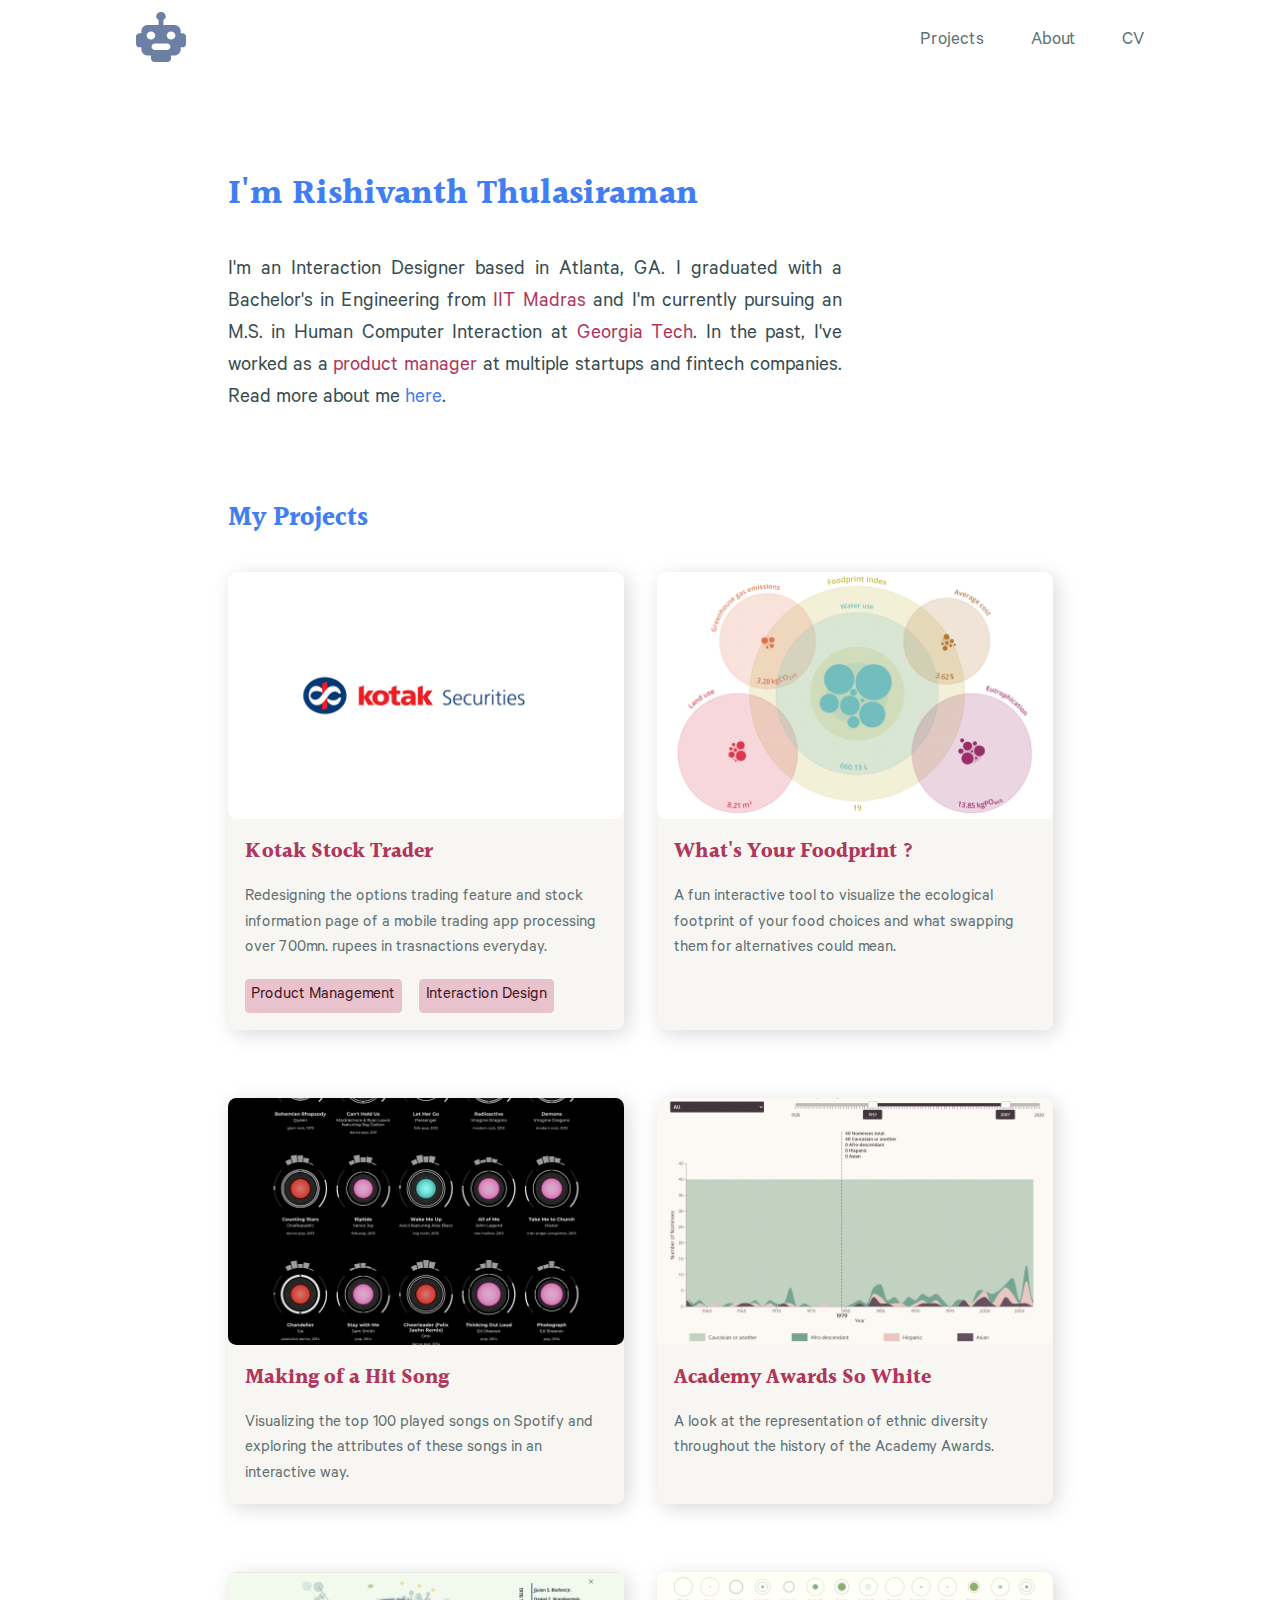
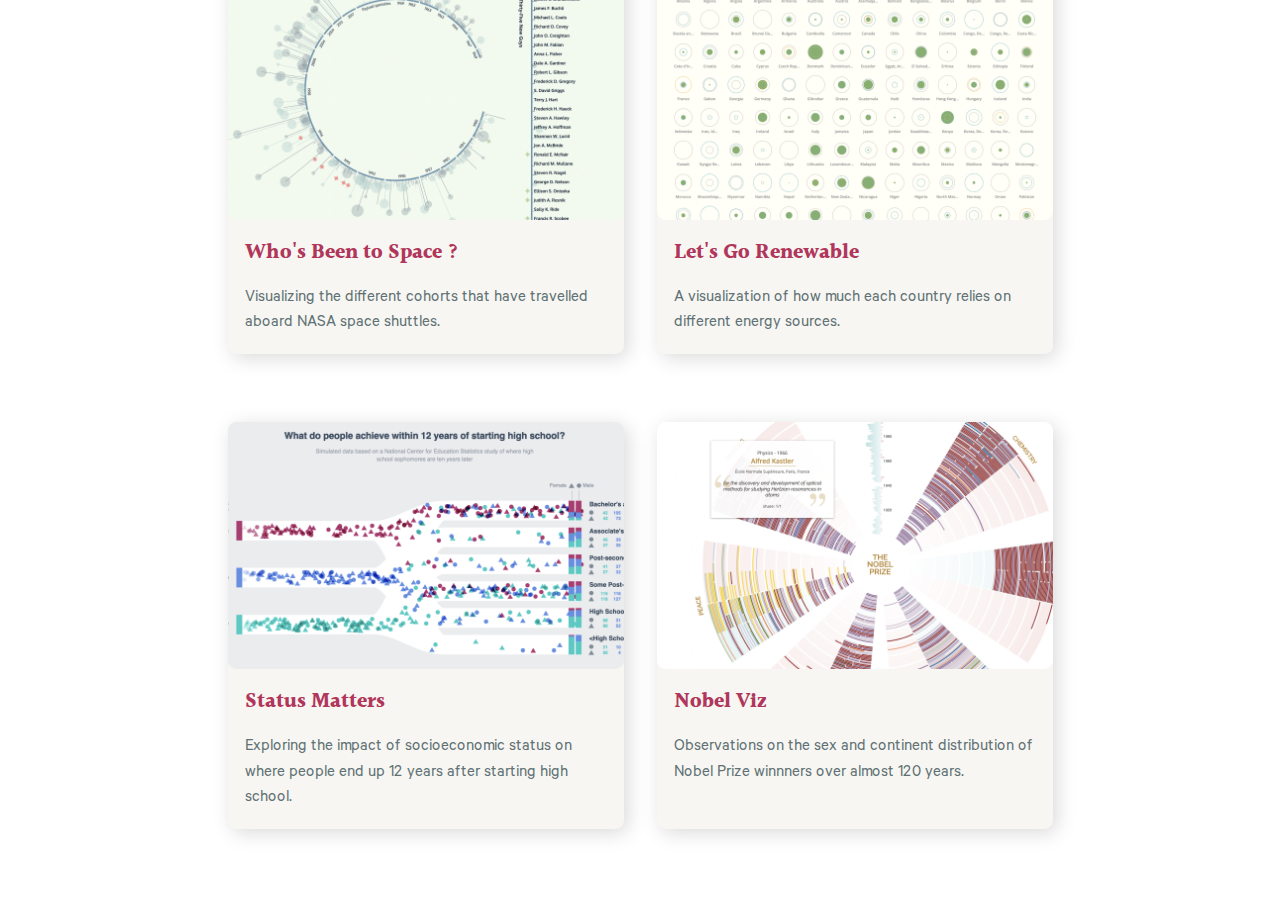
<file: index.html>
<!DOCTYPE html>
<html lang="en">
<head>
    <meta charset="UTF-8">
    <meta http-equiv="X-UA-Compatible" content="IE=edge">
    <meta name="viewport" content="width=device-width, initial-scale=1.0">
    <meta name="google-site-verification" content="BYSYoAZqJ46F0ZYovS5IIaBjNucXqhj1aKSydhs7hSI" />
    <title>Rishivanth Thulasiraman | Interaction Designer</title>
    <link rel="shortcut icon" href="./favicon.svg" type="image/x-icon">
    <link rel="stylesheet" href="./index.css">
</head>
<body>
    <header>
        <a href="./index.html" class="header-logo">
            <img src="./favicon.svg" alt="logo">
        </a>
        <nav class="header-links">
            <a href="#" class="header-link">Projects</a>
            <a href="#" class="header-link">About</a>
            <a href="#" class="header-link">CV</a>
        </nav>
    </header>
    <div class="container">
        <h3 class="intro-heading">
            I'm Rishivanth Thulasiraman
        </h3>
        <p class="intro-body">
            I'm an Interaction Designer based in Atlanta, GA. 
            I graduated with a Bachelor's in Engineering from <span>IIT Madras</span> and I'm currently 
            pursuing an M.S. in Human Computer Interaction at <span>Georgia Tech</span>. In the past, I've 
            worked as a <span>product manager</span> at multiple startups and fintech companies. Read more about me <a href="#">here</a>.
        </p>
        <h3 class="projects-heading">
            My Projects
        </h3>
        <div class="projects-container">
            <a href="#" class="project-card" target="blank">
                <img src="./kotak/img.png" alt="">
                <h3>Kotak Stock Trader</h3>
                <p>Redesigning the options trading feature and stock information page of a mobile trading app processing over 700mn. rupees in trasnactions everyday.
                </p>
                <div class="tags">
                    <p>Product Management</p>
                    <p>Interaction Design</p>
                </div>
            </a>
            <a href="./d3/foodprint-viz/index.html" class="project-card" target="blank">
                <img src="./d3/foodprint-viz/img.png" alt="">
                <h3>What's Your Foodprint ?</h3>
                <p>A fun interactive tool to visualize the ecological footprint of your food choices and 
                    what swapping them for alternatives could mean.
                </p>
            </a>
            <a href="./d3/spotify-viz/index.html" class="project-card" target="blank">
                <img src="./d3/spotify-viz/img.png" alt="">
                <h3>Making of a Hit Song</h3>
                <p>Visualizing the top 100 played songs on Spotify and exploring the attributes of these songs in an interactive way.
                </p>
            </a>
            <a href="./d3/academy-awards-viz/index.html" class="project-card" target="blank">
                <img src="./d3/academy-awards-viz/img.png" alt="">
                <h3>Academy Awards So White</h3>
                <p>A look at the representation of ethnic diversity throughout the history of the Academy Awards.
                </p>
            </a>
            <a href="./d3/nasa-viz/index.html" class="project-card" target="blank">
                <img src="./d3/nasa-viz/img.png" alt="">
                <h3>Who's Been to Space ?</h3>
                <p>Visualizing the different cohorts that have travelled aboard NASA space shuttles.                  
                </p>
            </a>
            <a href="./d3/energy-usage-viz/index.html" class="project-card" target="blank">
                <img src="./d3/energy-usage-viz/img.png" alt="">
                <h3>Let's Go Renewable</h3>
                <p>A visualization of how much each country relies on different energy sources.
                </p>
            </a>
            <a href="./d3/socioeconomic-status-viz/index.html" class="project-card" target="blank">
                <img src="./d3/socioeconomic-status-viz/img.png" alt="">
                <h3>Status Matters</h3>
                <p>Exploring the impact of socioeconomic status on where people end up 12 years after starting high school.
                </p>
            </a>
            <a href="./d3/nobels-viz/index.html" class="project-card" target="blank">
                <img src="./d3/nobels-viz/img.png" alt="">
                <h3>Nobel Viz</h3>
                <p>Observations on the sex and continent distribution of Nobel Prize winnners over almost 120 years.
                </p>
            </a>
        </div>
    </div>
    <!--
    <footer>
        <a href="#">Linkedin</a>
        <a href="#">Email</a>
        <span>Brewed with &#9749;, &#129347; and &#10084;</span>
    </footer>
    -->
</body>
</html>
</file>
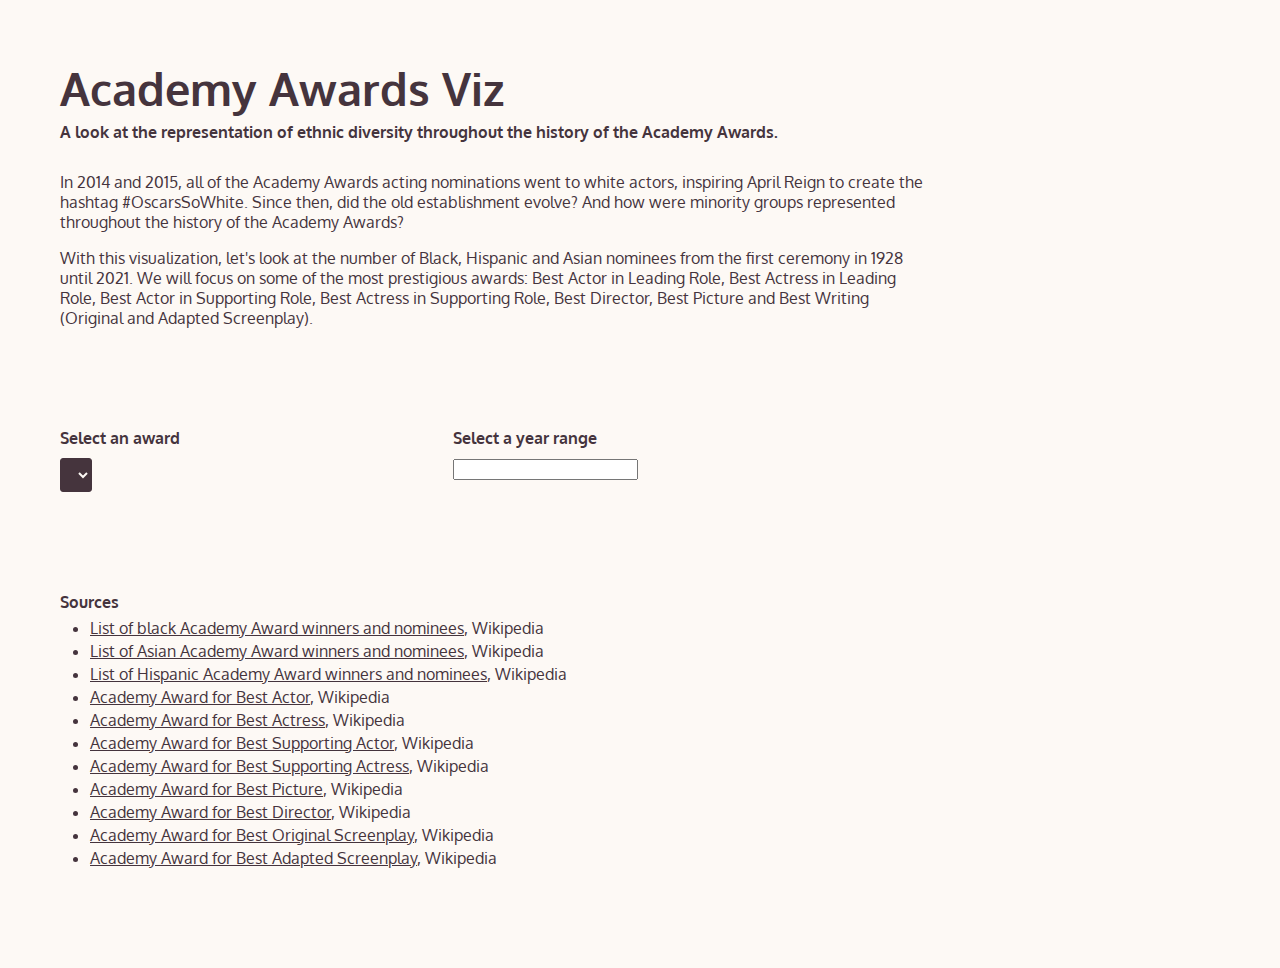
<file: d3/academy-awards-viz/index.html>
<!DOCTYPE html>
<html>
<head>
	<meta charset="UTF-8">
	<meta name="viewport" content="width=device-width, initial-scale=1.0">
	<title>Academy Awards Viz</title>
	<meta name="viewport" content="width=device-width, initial-scale=1">
	<link rel="stylesheet" type="text/css" href="css/grid.css">
	<link rel="stylesheet" type="text/css" href="css/rSlider.min.css">
	<link rel="stylesheet" type="text/css" href="css/main.css">
</head>
<body>
	<div class="container">
		<div class="row">
			<div class="col-9">
				<h1>Academy Awards Viz</h1>
				<div class="subtitle">A look at the representation of ethnic diversity throughout the history of the Academy Awards.</div>
				<div class="intro">
					<p>In 2014 and 2015, all of the Academy Awards acting nominations went to white actors, inspiring April Reign to create the hashtag #OscarsSoWhite. Since then, did the old establishment evolve? And how were minority groups represented throughout the history of the Academy Awards?</p>
					<p>With this visualization, let's look at the number of Black, Hispanic and Asian nominees from the first ceremony in 1928 until 2021. We will focus on some of the most prestigious awards: Best Actor in Leading Role, Best Actress in Leading Role, Best Actor in Supporting Role, Best Actress in Supporting Role, Best Director, Best Picture and Best Writing (Original and Adapted Screenplay).</p>
				</div>
			</div>
		</div>

		<div class="filters">
			<div class="row">
				<div class="col-4">
					<div class="filter filter-award">
						<label for="selectAward">Select an award</label>
						<select name="selectAward" id="selectAward"></select>
					</div>
				</div>
				<div class="col-8">
					<div class="filter filter-years">
						<label for="yearsSlider">Select a year range</label>
						<div class="slider-wrapper">
							<div class="slider">
								<input type="text" id="yearsSlider" />
							</div>
						</div>
					</div>
				</div>
			</div>
		</div>

		<div id="viz"></div>
		<div class="legend"></div>

		<div class="sources">
			<div class="sources-label">Sources</div>
			<ul>
				<li><a href="https://en.wikipedia.org/wiki/List_of_black_Academy_Award_winners_and_nominees">List of black Academy Award winners and nominees</a>, Wikipedia</li>
				<li><a href="https://en.wikipedia.org/wiki/List_of_Asian_Academy_Award_winners_and_nominees">List of Asian Academy Award winners and nominees</a>, Wikipedia</li>
				<li><a href="https://en.wikipedia.org/wiki/List_of_Hispanic_Academy_Award_winners_and_nominees">List of Hispanic Academy Award winners and nominees</a>, Wikipedia</li>
				<li><a href="https://en.wikipedia.org/wiki/Academy_Award_for_Best_Actor">Academy Award for Best Actor</a>, Wikipedia</li>
				<li><a href="https://en.wikipedia.org/wiki/Academy_Award_for_Best_Actress">Academy Award for Best Actress</a>, Wikipedia</li>
				<li><a href="https://en.wikipedia.org/wiki/Academy_Award_for_Best_Supporting_Actor">Academy Award for Best Supporting Actor</a>, Wikipedia</li>
				<li><a href="https://en.wikipedia.org/wiki/Academy_Award_for_Best_Supporting_Actress">Academy Award for Best Supporting Actress</a>, Wikipedia</li>
				<li><a href="https://en.wikipedia.org/wiki/Academy_Award_for_Best_Picture">Academy Award for Best Picture</a>, Wikipedia</li>
				<li><a href="https://en.wikipedia.org/wiki/Academy_Award_for_Best_Director">Academy Award for Best Director</a>, Wikipedia</li>
				<li><a href="https://en.wikipedia.org/wiki/Academy_Award_for_Best_Original_Screenplay">Academy Award for Best Original Screenplay</a>, Wikipedia</li>
				<li><a href="https://en.wikipedia.org/wiki/Academy_Award_for_Best_Adapted_Screenplay">Academy Award for Best Adapted Screenplay</a>, Wikipedia</li>
			</ul>
		</div>
	</div>
	

	<!-- Add Scripts Here -->
	<script src="https://d3js.org/d3.v7.min.js"></script>
	<script src="js/rSlider.min.js"></script>
	<script src="js/main.js"></script>
</body>
</html>
</file>
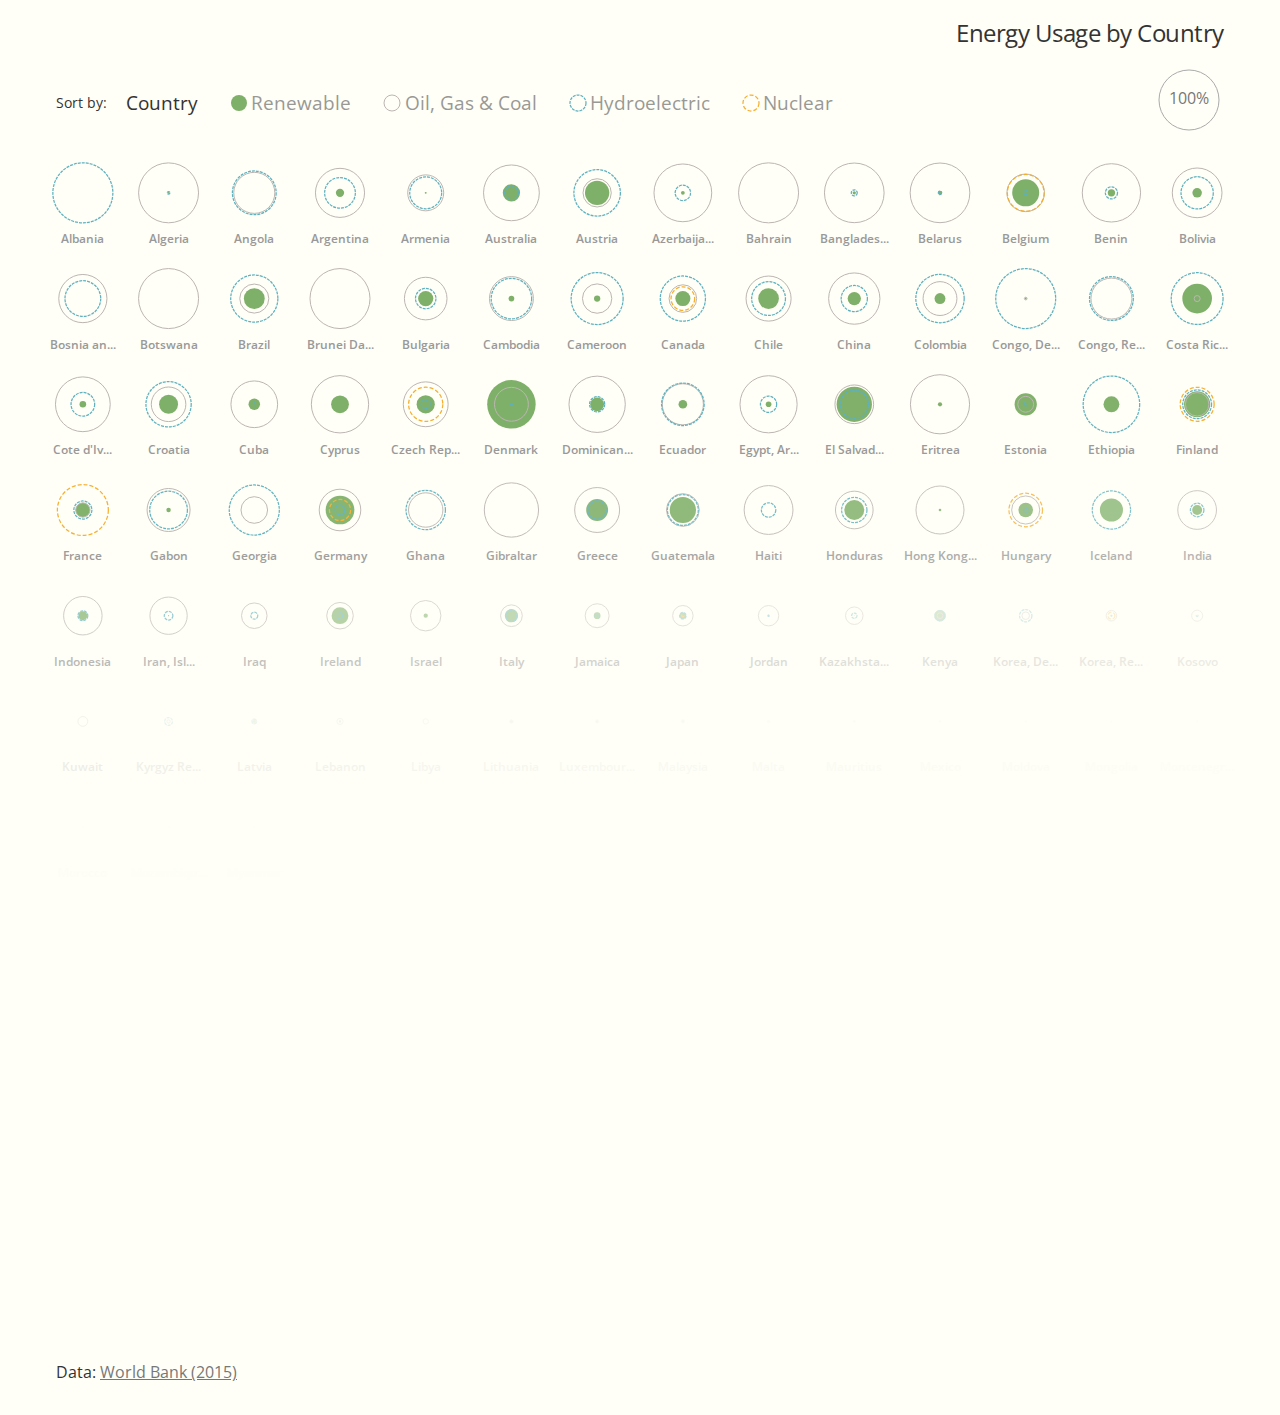
<file: d3/energy-usage-viz/index.html>
<!DOCTYPE html>
<html lang="en">
  <head>
    <meta charset="utf-8">
    <title>Energy Usage by Country</title>
    <link href="https://fonts.googleapis.com/css2?family=Open+Sans:wght@400;600&display=swap" rel="stylesheet">
    <link rel="stylesheet" href="css/style.css">
  </head>
  <body>
    <div id="wrapper">
      <div id="header">Energy Usage by Country</div>
      <div id="controls">
        <div class="menu">
          <div>Sort by:</div>
          <div class="items"></div>
        </div>
        <div class="legend">
          <svg width="70" height="70">
            <g transform="translate(35,35)">
              <circle />
              <text>100%</text>
            </g>
          </svg>
        </div>
      </div>
      <div id="chart-wrapper">
        <svg width="1200" height="1200">
          <g id="chart"></g>
        </svg>
      </div>
      <div id="footer">
        <div>Data: <a href="https://datacatalog.worldbank.org/dataset/world-development-indicators">World Bank (2015)</a></div>
      </div>
    </div>

    <script src="js/lib/d3.min.js"></script>
    <script src="js/lib/popup-v1.1.1.min.js"></script>
    <script src="js/lib/lodash.min.js"></script>

    <script src="js/config.js"></script>
    <script src="js/store.js"></script>
    <script src="js/layout.js"></script>
    <script src="js/update.js"></script>
    <script src="js/popup.js"></script>
    <script src="js/menu.js"></script>
    <script src="js/main.js"></script>
  </body>
</html>
</file>
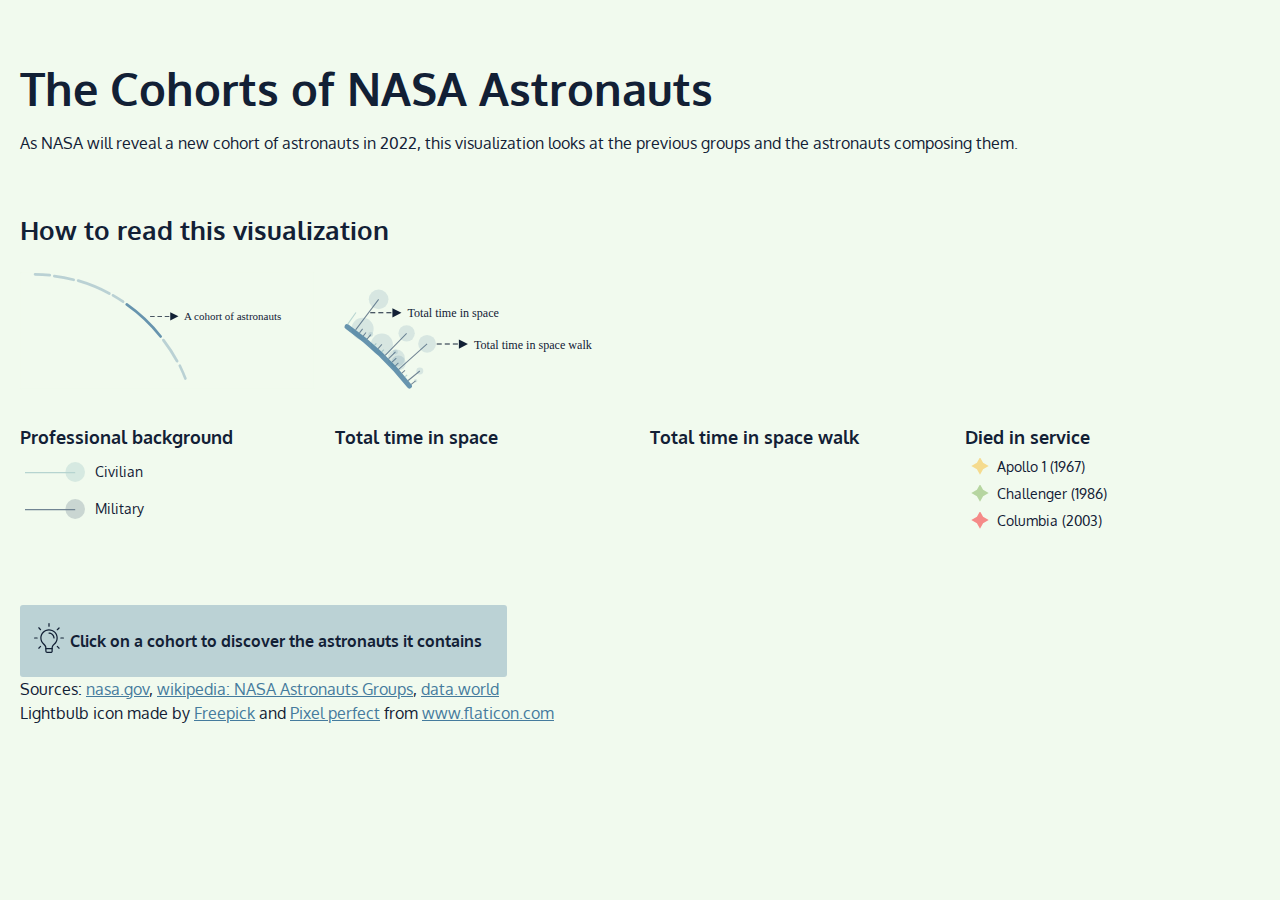
<file: d3/nasa-viz/index.html>
<!DOCTYPE html>
<html>
<head>
	<meta charset="UTF-8">
	<meta name="viewport" content="width=device-width, initial-scale=1.0">
	<title>The Cohorts of NASA Astronauts</title>
	<meta name="viewport" content="width=device-width, initial-scale=1">
	<link rel="stylesheet" type="text/css" href="css/grid.css">
	<link rel="stylesheet" type="text/css" href="css/modal.css">
	<link rel="stylesheet" type="text/css" href="css/main.css">
</head>
<body>
	<div class="container">
		<h1>The Cohorts of NASA Astronauts</h1>
		<div class="intro">
			<p>As NASA will reveal a new cohort of astronauts in 2022, this visualization looks at the previous groups and the astronauts composing them.</p>
		</div>

		<div class="legend">
			<h2>How to read this visualization</h2>
			<div class="row">
				<div class="col-3">
					<div class="legend-section cohort"></div>
				</div>
				<div class="col-3">
					<div class="legend-section stats"></div>
				</div>
			</div>
			<div class="row">
				<div class="col-3">
					<div class="legend-section background">
						<h3>Professional background</h3>
						<ul>
							<li class="background civil">Civilian</li>
							<li class="background military">Military</li>
						</ul>
					</div>
				</div>
				<div class="col-3">
					<div class="legend-section flight-time">
						<h3>Total time in space</h3>
					</div>
				</div>
				<div class="col-3">
					<div class="legend-section time-in-spacewalk">
						<h3>Total time in space walk</h3>
					</div>
				</div>
				<div class="col-3">
					<div class="legend-section disaster">
						<h3>Died in service</h3>
						<ul>
							<li class="disaster apollo">Apollo 1 (1967)</li>
							<li class="disaster challenger">Challenger (1986)</li>
							<li class="disaster columbia">Columbia (2003)</li>
						</ul>
					</div>
				</div>
			</div>
		</div>

		<div class="instructions">
			<p>Click on a cohort to discover the astronauts it contains</p>
		</div>

		<div class="viz-content">
			<div id="viz"></div>
			<div id="astronauts-list">
				<button class="close"></button>
			</div>
			<div class="legend"></div>
		</div>

		<div class="sources">
			<div class="sources-label">Sources: <a href="https://www.nasa.gov/">nasa.gov</a>, <a href="https://en.wikipedia.org/wiki/NASA_Astronaut_Corps#Selection_groups">wikipedia: NASA Astronauts Groups</a>, <a href="https://data.world/annemariedufour/nasa-astronauts">data.world</a></div>
			<div class="icons">Lightbulb icon made by <a href="https://www.flaticon.com/authors/freepik" title="Freepick" target="_blank" rel="noreferrer">Freepick</a> and <a href="https://www.flaticon.com/authors/pixel-perfect" title="Pixel perfect" target="_blank" rel="noreferrer">Pixel perfect</a> from <a href="https://www.flaticon.com/" title="Flaticon" target="_blank" rel="noreferrer">www.flaticon.com</a></div>
		</div>
	</div>

	<div class="unresponsive-window">
		<div class="modal">
			<h3><span class="emoji">&#x1F633;</span>Damn.</h3>
			<p>This project does not look sexy on small screens (and is not meant to). Switch to a desktop screen to explore the visualization!</p>
			<div class="close"></div>
		</div>
	</div>
	

	<!-- Add Scripts Here -->
	<script src="https://d3js.org/d3.v7.min.js"></script>
	<script src="js/modal.js"></script>
	<script src="js/helper.js"></script>
	<script src="js/main.js"></script>
</body>
</html>
</file>
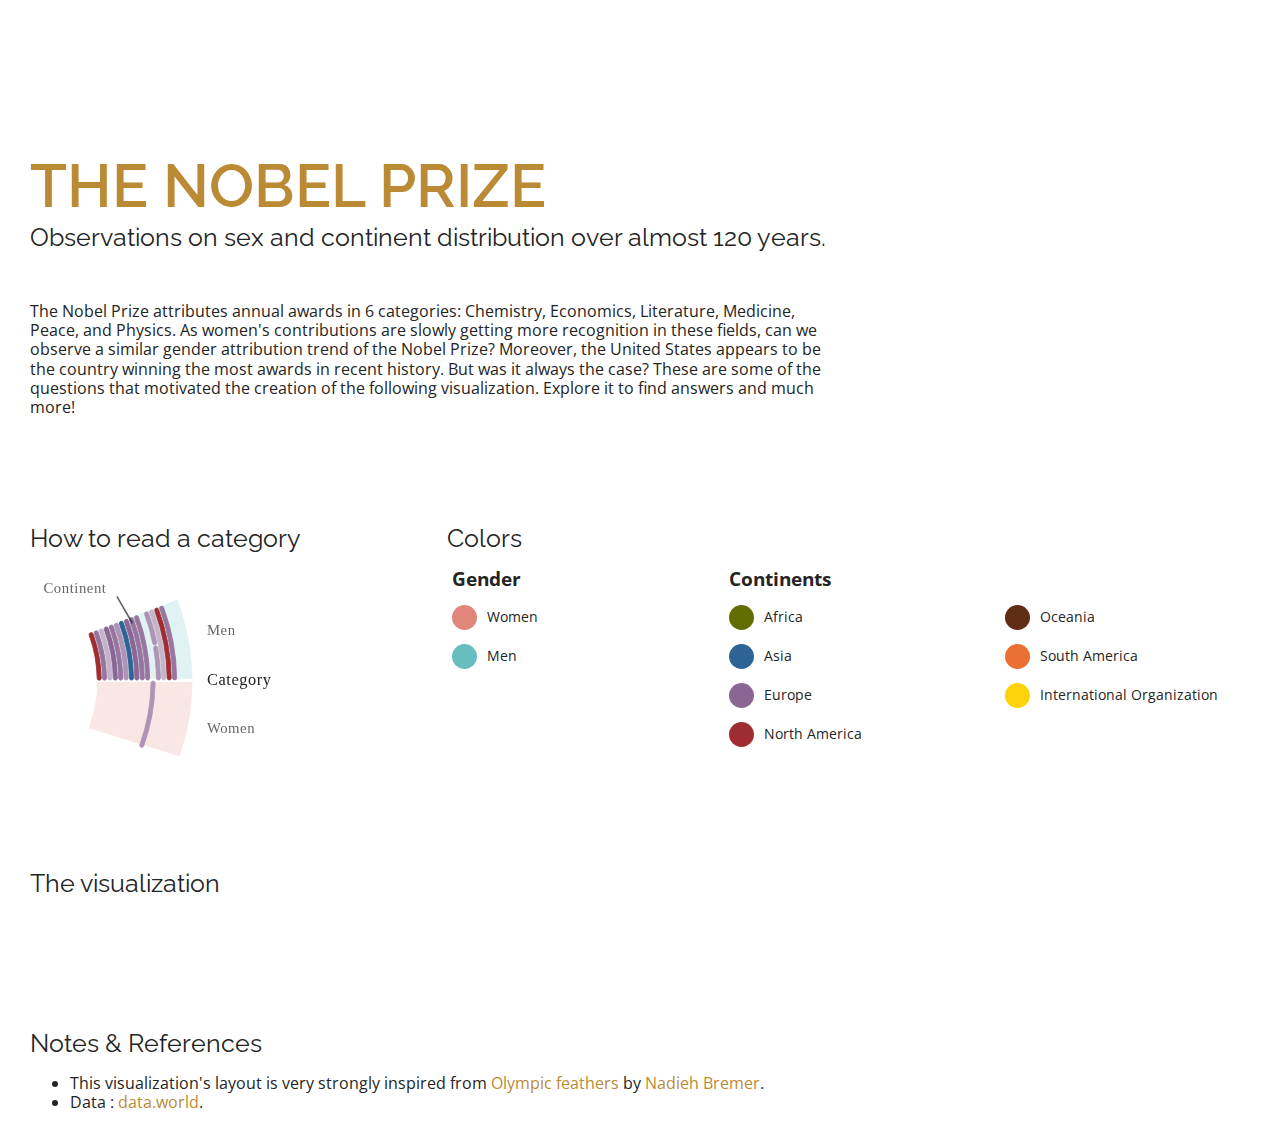
<file: d3/nobels-viz/index.html>
<!DOCTYPE html>
<html>
<head>
	<title>Nobel Prize Distribution</title>
	<link rel="stylesheet" type="text/css" href="css/main.css">
</head>
<body>
	<div class="container">
		<div class="header">
			<div class="row">
				<div class="col-12 col-md-8">
					<h1>The Nobel Prize</h1>
					<p class="tagline">Observations on sex and continent distribution over almost 120 years.</p>
					<div class="intro">
						<p>The Nobel Prize attributes annual awards in 6 categories: Chemistry, Economics, Literature, Medicine, Peace, and Physics. As women's contributions are slowly getting more recognition in these fields, can we observe a similar gender attribution trend of the Nobel Prize? Moreover, the United States appears to be the country winning the most awards in recent history. But was it always the case? These are some of the questions that motivated the creation of the following visualization. Explore it to find answers and much more!</p>
					</div>
				</div>
			</div>
		</div>
		<div class="legend">
			<div class="row">
				<div class="col-12 col-md-4">
					<div class="legend-section">
						<h2>How to read a category</h2>
						<div class="nobel-category"></div>
					</div>
				</div>
				<div class="col-12 col-md-8">
					<div class="legend-section">
						<h2>Colors</h2>
						<div class="row">
							<div class="col-12 col-md-4">
								<div class="colors-gender">
									<h3>Gender</h3>
									<ul class="color-legend">
										<li><span class="color color-women"></span><span class="label">Women</span></li>
										<li><span class="color color-men"></span><span class="label">Men</span></li>
									</ul>
								</div>
							</div>
							<div class="col-12 col-md-8">
								<div class="colors-continent">
									<h3>Continents</h3>
									<div class="row">
										<div class="col-12 col-md-6">
											<ul class="continent-legend">
												<li><span class="continent continent-africa"></span><span class="label">Africa</span></li>
												<li><span class="continent continent-asia"></span><span class="label">Asia</span></li>
												<li><span class="continent continent-europe"></span><span class="label">Europe</span></li>
												<li><span class="continent continent-north-america"></span><span class="label">North America</span></li>
											</ul>
										</div>
										<div class="col-12 col-md-6">
											<ul class="continent-legend">
												<li><span class="continent continent-oceania"></span><span class="label">Oceania</span></li>
												<li><span class="continent continent-south-america"></span><span class="label">South America</span></li>
												<li><span class="continent continent-organization"></span><span class="label">International Organization</span></li>
											</ul>
										</div>
									</div>
								</div>
							</div>
						</div>
					</div>
				</div>
			</div>
		</div>

		<div class="graphes-wrapper">
			<h2>The visualization</h2>
			<div id="nobel-overview"></div>
			<div id="color-scale"></div>
			<div id="sex-per-year"></div>
			<div id="sex-per-category"></div>
			<div id="nobel-per-country"></div>
		</div>
		<!-- Nobel tooltip -->
		<div id="nobel-tooltip">
			<div class="nt-container">
				<div class="nt-top">
					<div class="nt-category"></div>
					<div class="nt-name"></div>
					<div class="nt-location"></div>
				</div>
				<div class="nt-quote"></div>
				<div class="nt-share"></div>
			</div>
		</div>

		<div class="notes-section">
			<div class="row">
				<div class="col-12 col-md-8">
					<h2>Notes & References</h2>
					<ul>
						<li>This visualization's layout is very strongly inspired from <a href="http://www.datasketch.es/august/code/nadieh/" target="_blank" rel="noreferrer">Olympic feathers</a> by <a href="https://www.visualcinnamon.com/" target="_blank" rel="noreferrer">Nadieh Bremer</a>.
						<li>Data :<a href="https://data.world/sya/nobel-prize-winners" target="_blank" rel="noreferrer"> data.world</a>.</li>
					</ul>
				</div>
			</div>
		</div>
	</div>

	<!-- Scripts -->
	<script src="https://d3js.org/d3.v5.js"></script>
	<script src="js/data-loader.js"></script>
	<script src="js/sex-per-year.js"></script>
	<script src="js/color-scales.js"></script>
	<script src="js/nobels-overview.js"></script>
</body>
</html>
</file>
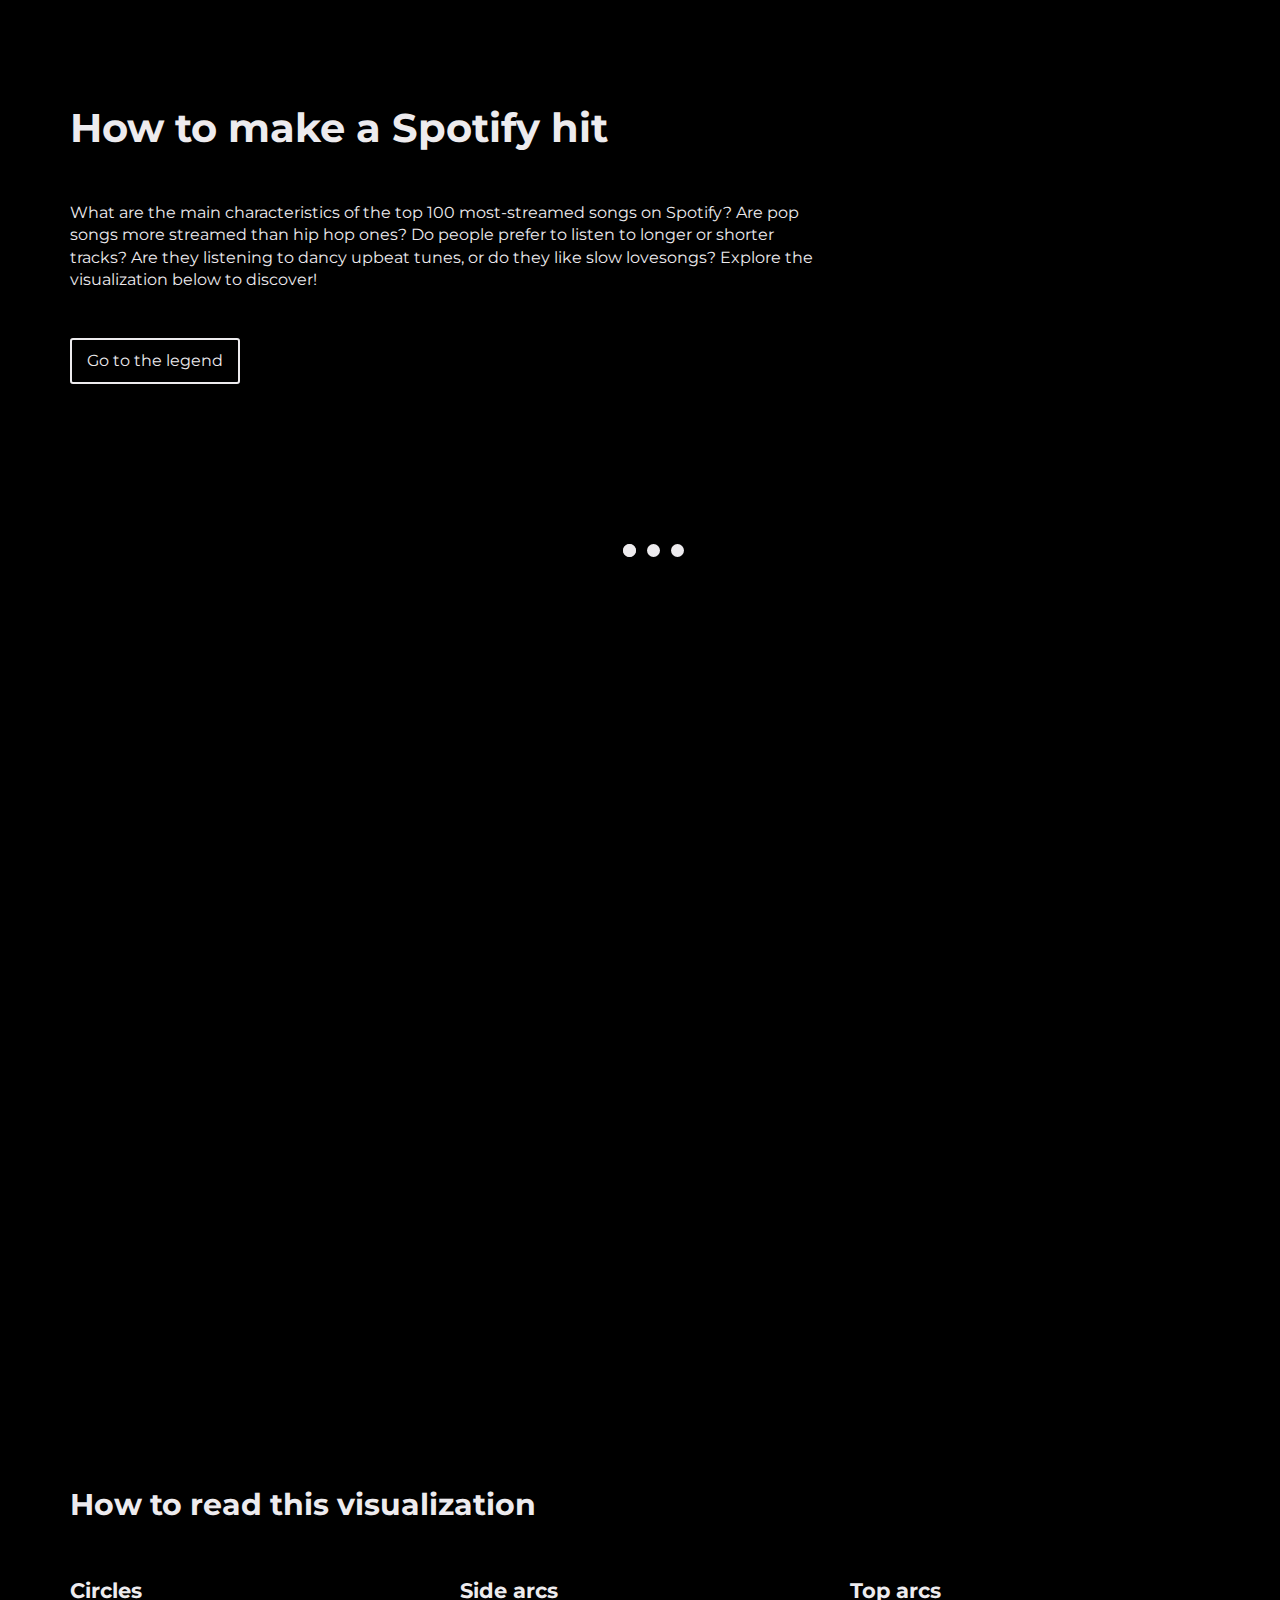
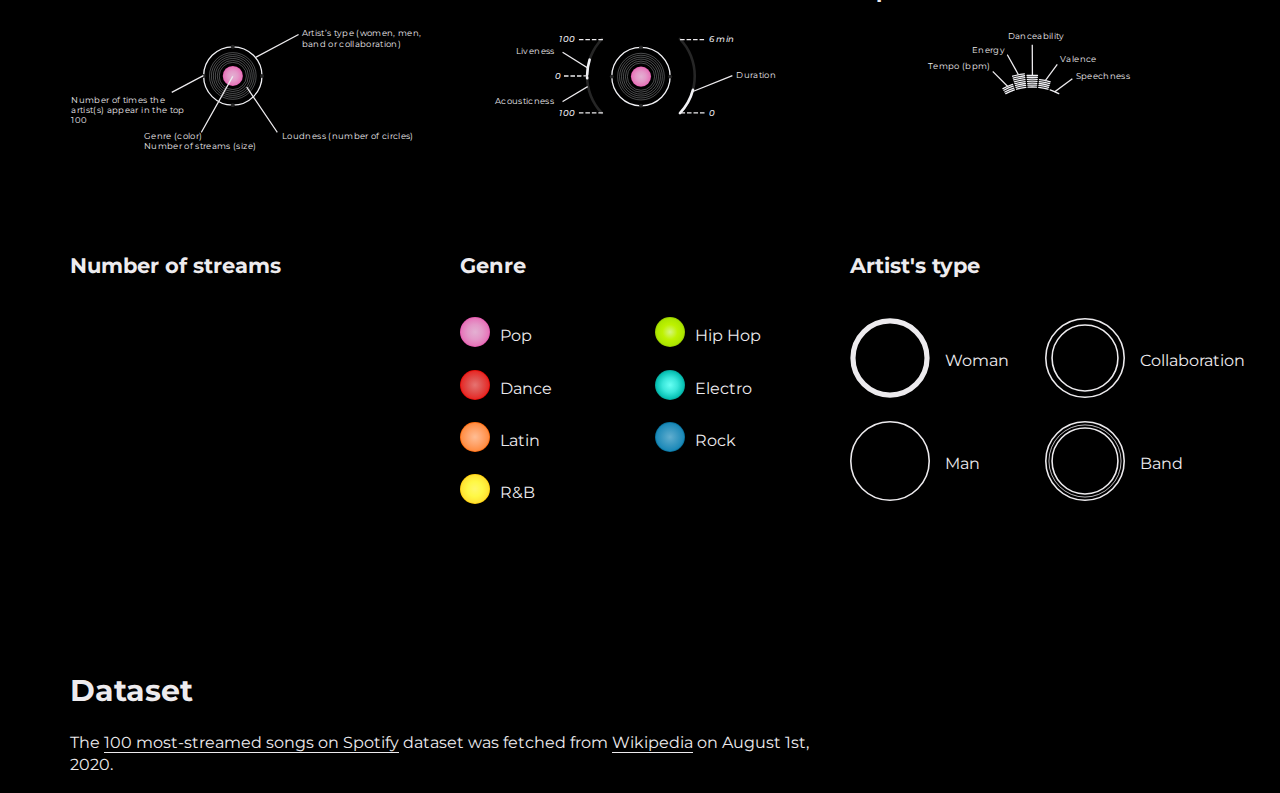
<file: d3/spotify-viz/index.html>
<!DOCTYPE html>
<html>
<head>
	<title>Top 100 on Spotify</title>
	<link rel="stylesheet" type="text/css" href="css/main.min.css">
	<meta name="viewport" content="width=device-width, initial-scale=1.0">
</head>
<body>
	<main class="music-stream-page">
		<div class="container">
			<h1>How to make a Spotify hit</h1>
			<div class="row">
				<div class="col-12 col-lg-8">
					<p>What are the main characteristics of the top 100 most-streamed songs on Spotify? Are pop songs more streamed than hip hop ones? Do people prefer to listen to longer or shorter tracks? Are they listening to dancy upbeat tunes, or do they like slow lovesongs? Explore the visualization below to discover!</p>
					<a class="btn btn-legend" href="#legend">Go to the legend</a>
				</div>
			</div>
			<div id="visualization-container" class="loading">
				<div id="visualization"></div>
				<div class="loader"><div></div><div></div><div></div><div></div></div>
			</div>
			<div id="legend">
				<h2>How to read this visualization</h2>
				<div class="row">
					<div class="col-12">
						<div class="legend-section legend-section-main">
							<div class="legend-content">
								<div class="row">
									<div class="col-12 col-md-6 col-lg-4">
										<h3>Circles</h3>
										<svg xmlns="http://www.w3.org/2000/svg" viewbox="0 0 555 230" width="100%"><defs><radialGradient id="a" fx="50%" fy="50%"><stop offset="0%" stop-color="#E3B0D2"/><stop offset="50.055%" stop-color="#E498C8"/><stop offset="89.899%" stop-color="#E677BA"/><stop offset="100%" stop-color="#E652AE"/></radialGradient></defs><g fill="none" fill-rule="evenodd"><g transform="translate(206 49)"><circle cx="45.015" cy="45.015" r="15.515" fill="url(#a)"/><g stroke="#C2C3C7" stroke-opacity=".6" transform="translate(9 9)"><circle cx="36" cy="36" r="21"/><circle cx="36" cy="36" r="24"/><circle cx="36" cy="36" r="27"/><circle cx="36" cy="36" r="30"/><circle cx="36" cy="36" r="33"/><circle cx="36" cy="36" r="36"/></g><circle cx="45" cy="45" r="45" stroke="#F2F2F6" stroke-width="2"/></g><g fill="#262626" fill-rule="nonzero" transform="translate(203 46)"><circle cx="48" cy="3" r="3"/><circle cx="93" cy="48" r="3"/><circle cx="48" cy="93" r="3"/><circle cx="3" cy="48" r="3"/></g><path stroke="#EDEBEE" stroke-linecap="square" stroke-width="2" d="M204.75 93.75l-47 25"/><text fill="#EDEBEE" font-family="Montserrat-Medium, Montserrat" font-size="13" font-weight="400" letter-spacing=".531" transform="translate(2 20)"><tspan x="0" y="115">Number of times the </tspan> <tspan x="0" y="131">artist(s) appear in the top </tspan> <tspan x="0" y="147">100</tspan></text><path stroke="#EDEBEE" stroke-linecap="square" stroke-width="2" d="M250.5 95.5L203 180M273 112l46 68M286.25 65.25L351.5 30.5"/><text fill="#EDEBEE" font-family="Montserrat-Medium, Montserrat" font-size="13" font-weight="400" letter-spacing=".531" transform="translate(2 20)"><tspan x="112" y="171">Genre (color)</tspan> <tspan x="112" y="187">Number of streams (size)</tspan></text><text fill="#EDEBEE" font-family="Montserrat-Medium, Montserrat" font-size="13" font-weight="400" letter-spacing=".531" transform="translate(2 20)"><tspan x="325" y="171">Loudness (number of circles)</tspan></text><text fill="#EDEBEE" font-family="Montserrat-Medium, Montserrat" font-size="13" font-weight="400" letter-spacing=".531" transform="translate(2 20)"><tspan x="355" y="13">Artist’s type (women, men, </tspan> <tspan x="355" y="29">band or collaboration)</tspan></text></g></svg>
									</div>
									<div class="col-12 col-md-6 col-lg-4">
										<h3>Side arcs</h3>
										<svg xmlns="http://www.w3.org/2000/svg" viewbox="0 0 555 230" width="100%"><defs><radialGradient id="a" fx="50%" fy="50%"><stop offset="0%" stop-color="#E3B0D2"/><stop offset="50.055%" stop-color="#E498C8"/><stop offset="89.899%" stop-color="#E677BA"/><stop offset="100%" stop-color="#E652AE"/></radialGradient></defs><g fill="none" fill-rule="evenodd"><g transform="translate(234 50)"><circle cx="45.015" cy="45.015" r="15.515" fill="url(#a)"/><g stroke="#C2C3C7" stroke-opacity=".6" transform="translate(9 9)"><circle cx="36" cy="36" r="21"/><circle cx="36" cy="36" r="24"/><circle cx="36" cy="36" r="27"/><circle cx="36" cy="36" r="30"/><circle cx="36" cy="36" r="33"/><circle cx="36" cy="36" r="36"/></g><circle cx="45" cy="45" r="45" stroke="#F2F2F6" stroke-width="2"/></g><g fill="#262626" fill-rule="nonzero" transform="translate(231 47)"><circle cx="48" cy="3" r="3"/><circle cx="93" cy="48" r="3"/><circle cx="48" cy="93" r="3"/><circle cx="3" cy="48" r="3"/></g><g fill-rule="nonzero"><path fill="#262626" d="M337.673 152.673a2 2 0 002.862-.035c31.287-32.832 31.287-84.444 0-117.276a2 2 0 00-2.862-.035 2 2 0 00-.034 2.794c29.815 31.287 29.815 80.47 0 111.758a2 2 0 00.034 2.794z"/><path fill="#F2F2F6" d="M337.673 152.673a2 2 0 002.862-.035 85 85 0 0020.578-36.672 2 2 0 00-1.462-2.46 2 2 0 00-2.402 1.426 81 81 0 01-19.61 34.947 2 2 0 00.034 2.794z"/></g><g fill-rule="nonzero"><path fill="#262626" d="M220.327 152.673a2 2 0 01-2.862-.035c-31.287-32.832-31.287-84.444 0-117.276a2 2 0 012.862-.035 2 2 0 01.034 2.794c-29.815 31.287-29.815 80.47 0 111.758a2 2 0 01-.034 2.794z"/><path fill="#F2F2F6" d="M196.024 94a2 2 0 01-2-2.048 85 85 0 013.956-23.659 2 2 0 012.557-1.286 2 2 0 011.256 2.496 81 81 0 00-3.77 22.545A2 2 0 01196.025 94zm0 0a2 2 0 00-2 2.048 85 85 0 00.056 1.645 2 2 0 002.133 1.909 2 2 0 001.863-2.083 81 81 0 01-.052-1.567 2 2 0 00-2-1.952z"/></g><path stroke="#EDEBEE" stroke-linecap="square" stroke-width="2" d="M196 111l-37 22M419 94l-60 24"/><path stroke="#EDEBEE" stroke-dasharray="5" stroke-linecap="square" stroke-width="2" d="M376.001 151l-36.313.063"/><text fill="#EDEBEE" font-family="Montserrat-MediumItalic, Montserrat" font-size="13" font-style="italic" font-weight="500" letter-spacing=".531" transform="translate(339.688 142)"><tspan x="44.313" y="13">0</tspan></text><path stroke="#EDEBEE" stroke-dasharray="5" stroke-linecap="square" stroke-width="2" d="M196.313 94L160 94.063"/><text fill="#EDEBEE" font-family="Montserrat-MediumItalic, Montserrat" font-size="13" font-style="italic" font-weight="500" letter-spacing=".531" transform="translate(146 85)"><tspan x="0" y="13">0</tspan></text><path stroke="#EDEBEE" stroke-dasharray="5" stroke-linecap="square" stroke-width="2" d="M219.313 38L183 38.063"/><text fill="#EDEBEE" font-family="Montserrat-MediumItalic, Montserrat" font-size="13" font-style="italic" font-weight="500" letter-spacing=".531" transform="translate(153 29)"><tspan x=".282" y="13">100</tspan></text><g><path stroke="#EDEBEE" stroke-dasharray="5" stroke-linecap="square" stroke-width="2" d="M219.313 151l-36.313.063"/><text fill="#EDEBEE" font-family="Montserrat-MediumItalic, Montserrat" font-size="13" font-style="italic" font-weight="500" letter-spacing=".531" transform="translate(153 142)"><tspan x=".282" y="13">100</tspan></text></g><path stroke="#EDEBEE" stroke-linecap="square" stroke-width="2" d="M196.25 81.25L159 58"/><text fill="#EDEBEE" font-family="Montserrat-Medium, Montserrat" font-size="13" font-weight="400" letter-spacing=".531"><tspan x="426" y="97">Duration</tspan></text><text fill="#EDEBEE" font-family="Montserrat-Medium, Montserrat" font-size="13" font-weight="400" letter-spacing=".531"><tspan x="54" y="137">Acousticness</tspan></text><text fill="#EDEBEE" font-family="Montserrat-Medium, Montserrat" font-size="13" font-weight="400" letter-spacing=".531"><tspan x="86" y="60">Liveness</tspan></text><g><path stroke="#EDEBEE" stroke-dasharray="5" stroke-linecap="square" stroke-width="2" d="M375.313 38L339 38.063"/><text fill="#EDEBEE" font-family="Montserrat-MediumItalic, Montserrat" font-size="13" font-style="italic" font-weight="500" letter-spacing=".531" transform="translate(339 29)"><tspan x="44.313" y="13">6 min</tspan></text></g></g></svg>
									</div>
									<div class="col-12 col-md-6 col-lg-4">
										<h3>Top arcs</h3>
										<svg xmlns="http://www.w3.org/2000/svg" viewbox="0 0 555 230" width="100%"><g fill="none" fill-rule="evenodd"><g fill="#F2F2F6" fill-rule="nonzero"><path d="M239.31 121.788a1 1 0 01.4-1.365 87 87 0 0113.445-5.847 1 1 0 011.271.639 1 1 0 01-.63 1.256 85 85 0 00-13.138 5.712 1 1 0 01-1.349-.395zm-1.455-2.624a1 1 0 01.4-1.365 90 90 0 0113.973-6.076 1 1 0 011.271.638 1 1 0 01-.631 1.257 88 88 0 00-13.664 5.941 1 1 0 01-1.35-.395zm-1.455-2.624a1 1 0 01.4-1.365 93 93 0 0114.502-6.306 1 1 0 011.27.639 1 1 0 01-.632 1.257 91 91 0 00-14.19 6.17 1 1 0 01-1.35-.395zm-1.454-2.624a1 1 0 01.399-1.365 96 96 0 0115.03-6.535 1 1 0 011.27.639 1 1 0 01-.632 1.256 94 94 0 00-14.717 6.4 1 1 0 01-1.35-.395zM255.858 114.763a1 1 0 01.675-1.252 87 87 0 0114.368-2.923 1 1 0 011.11.889 1 1 0 01-.878 1.098 85 85 0 00-14.038 2.856 1 1 0 01-1.237-.668zm-.877-2.869a1 1 0 01.674-1.252 90 90 0 0114.932-3.038 1 1 0 011.11.89 1 1 0 01-.878 1.097 88 88 0 00-14.6 2.97 1 1 0 01-1.238-.667zm-.878-2.869a1 1 0 01.675-1.252 93 93 0 0115.496-3.152 1 1 0 011.11.888 1 1 0 01-.88 1.098 91 91 0 00-15.162 3.085 1 1 0 01-1.239-.667zm-.877-2.869a1 1 0 01.674-1.252 96 96 0 0116.06-3.267 1 1 0 011.11.889 1 1 0 01-.88 1.098 94 94 0 00-15.725 3.199 1 1 0 01-1.239-.667zm-.877-2.869a1 1 0 01.674-1.252 99 99 0 0116.625-3.382 1 1 0 011.109.889 1 1 0 01-.88 1.098 97 97 0 00-16.289 3.314 1 1 0 01-1.239-.667zm-.877-2.869a1 1 0 01.673-1.252 102 102 0 0117.19-3.497 1 1 0 011.108.89 1 1 0 01-.88 1.097 100 100 0 00-16.852 3.429 1 1 0 01-1.24-.667zm-.877-2.87a1 1 0 01.673-1.25 105 105 0 0117.753-3.612 1 1 0 011.109.889 1 1 0 01-.88 1.098 103 103 0 00-17.416 3.543 1 1 0 01-1.24-.667zm-.877-2.868a1 1 0 01.672-1.252 108 108 0 0118.318-3.726 1 1 0 011.108.889 1 1 0 01-.88 1.098 106 106 0 00-17.979 3.657 1 1 0 01-1.24-.666zM273.505 111.333a1 1 0 01.92-1.084 87 87 0 0113.15 0 1 1 0 01.92 1.084 1 1 0 01-1.072.91 85 85 0 00-12.846 0 1 1 0 01-1.072-.91zm-.261-2.989a1 1 0 01.92-1.084 90 90 0 0113.672 0 1 1 0 01.92 1.084 1 1 0 01-1.072.91 88 88 0 00-13.368 0 1 1 0 01-1.072-.91zm-.262-2.988a1 1 0 01.92-1.085 93 93 0 0114.196 0 1 1 0 01.92 1.085 1 1 0 01-1.073.91 91 91 0 00-13.89 0 1 1 0 01-1.073-.91zm-.261-2.99a1 1 0 01.92-1.083 96 96 0 0114.719 0 1 1 0 01.92 1.084 1 1 0 01-1.074.91 94 94 0 00-14.412 0 1 1 0 01-1.073-.91zm-.262-2.988a1 1 0 01.92-1.084 99 99 0 0115.243 0 1 1 0 01.919 1.084 1 1 0 01-1.073.91 97 97 0 00-14.936 0 1 1 0 01-1.073-.91zm-.261-2.989a1 1 0 01.919-1.084 102 102 0 0115.766 0 1 1 0 01.92 1.084 1 1 0 01-1.074.91 100 100 0 00-15.458 0 1 1 0 01-1.073-.91zm-.262-2.988a1 1 0 01.919-1.085 105 105 0 0116.29 0 1 1 0 01.919 1.085 1 1 0 01-1.074.91 103 103 0 00-15.98 0 1 1 0 01-1.074-.91zM289.989 111.477a1 1 0 011.11-.889 87 87 0 0114.368 2.923 1 1 0 01.675 1.252 1 1 0 01-1.237.668 85 85 0 00-14.038-2.856 1 1 0 01-.878-1.098zm.313-2.984a1 1 0 011.11-.889 90 90 0 0114.933 3.038 1 1 0 01.674 1.252 1 1 0 01-1.237.667 88 88 0 00-14.6-2.97 1 1 0 01-.88-1.098zm.314-2.984a1 1 0 011.11-.888 93 93 0 0115.496 3.152 1 1 0 01.675 1.252 1 1 0 01-1.239.667 91 91 0 00-15.163-3.085 1 1 0 01-.879-1.098zm.314-2.983a1 1 0 011.11-.89 96 96 0 0116.06 3.268 1 1 0 01.674 1.252 1 1 0 01-1.239.667 94 94 0 00-15.726-3.2 1 1 0 01-.88-1.097zm.313-2.984a1 1 0 011.11-.889 99 99 0 0116.624 3.382 1 1 0 01.674 1.252 1 1 0 01-1.239.667 97 97 0 00-16.289-3.314 1 1 0 01-.88-1.098zM307.574 115.215a1 1 0 011.27-.639 87 87 0 0113.447 5.847 1 1 0 01.4 1.365 1 1 0 01-1.35.395 85 85 0 00-13.136-5.712 1 1 0 01-.631-1.256z"/></g><path stroke="#EDEBEE" stroke-linecap="square" stroke-width="2" d="M243.25 110.25l-22.5-22.5M259.25 91.25L243 62M301.125 101.125L319 77M281.25 92.25L281 47"/><text fill="#EDEBEE" font-family="Montserrat-Medium, Montserrat" font-size="13" font-weight="400" letter-spacing=".531"><tspan x="120" y="84">Tempo (bpm)</tspan></text><text fill="#EDEBEE" font-family="Montserrat-Medium, Montserrat" font-size="13" font-weight="400" letter-spacing=".531"><tspan x="188" y="59">Energy</tspan></text><text fill="#EDEBEE" font-family="Montserrat-Medium, Montserrat" font-size="13" font-weight="400" letter-spacing=".531"><tspan x="243" y="37">Danceability</tspan></text><text fill="#EDEBEE" font-family="Montserrat-Medium, Montserrat" font-size="13" font-weight="400" letter-spacing=".531"><tspan x="324" y="73">Valence</tspan></text><path stroke="#EDEBEE" stroke-linecap="square" stroke-width="2" d="M316.125 118.125L342 99"/><text fill="#EDEBEE" font-family="Montserrat-Medium, Montserrat" font-size="13" font-weight="400" letter-spacing=".531"><tspan x="348" y="99">Speechness</tspan></text></g></svg>
									</div>
								</div>
							</div>
						</div>
					</div>
					<div class="col-12 col-md-6 col-lg-4">
						<div class="legend-section legend-section-streams">
							<h3>Number of streams</h3>
							<div class="legend-content"></div>
						</div>
					</div>
					<div class="col-12 col-md-6 col-lg-4">
						<div class="legend-section legend-section-genre">
							<h3>Genre</h3>
							<div class="legend-content">
								<ul>
									<div class="row">
										<div class="col-6 col-md-6">
											<li class="genre genre-pop">Pop</li>
											<li class="genre genre-dance">Dance</li>
											<li class="genre genre-latin">Latin</li>
											<li class="genre genre-r_and_b">R&B</li>
										</div>
										<div class="col-6 col-md-6">
											<li class="genre genre-hip_hop">Hip Hop</li>
											<li class="genre genre-electro">Electro</li>
											<li class="genre genre-rock">Rock</li>
										</div>
									</div>
								</ul>
							</div>
						</div>
					</div>
					<div class="col-12 col-md-6 col-lg-4">
						<div class="legend-section legend-section-type">
							<h3>Artist's type</h3>
							<div class="legend-content">
								<ul>
									<div class="row">
										<div class="col-12 col-sm-6">
											<li class="type type-woman">Woman</li>
											<li class="type type-man">Man</li>
										</div>
										<div class="col-12 col-sm-6">
											<li class="type type-collaboration">Collaboration</li>
											<li class="type type-band">Band</li>
										</div>
									</div>
								</ul>
							</div>
						</div>
					</div>
				</div>
			</div>
			<div id="data">
				<div class="row">
					<div class="col-12 col-md-8">
						<h2>Dataset</h2>
						<p>The <a href="https://en.wikipedia.org/wiki/List_of_most-streamed_songs_on_Spotify#100_most-streamed_songs" target="_blank" rel="noreferrer">100 most-streamed songs on Spotify</a> dataset was fetched from <a href="https://en.wikipedia.org/wiki/Main_Page" target="_blank" rel="noreferrer">Wikipedia</a> on August 1st, 2020.</p>
					</div>
				</div>
			</div>
		</div>
	</main>

	<!-- Scripts -->
	<script src="https://d3js.org/d3.v5.min.js"></script>
	<script src="js/top-songs.min.js"></script>
	<script src="js/artists-appearances.min.js"></script>
	<script src="js/helper.min.js"></script>
	<script src="js/main.min.js"></script>
</body>
</html>
</file>
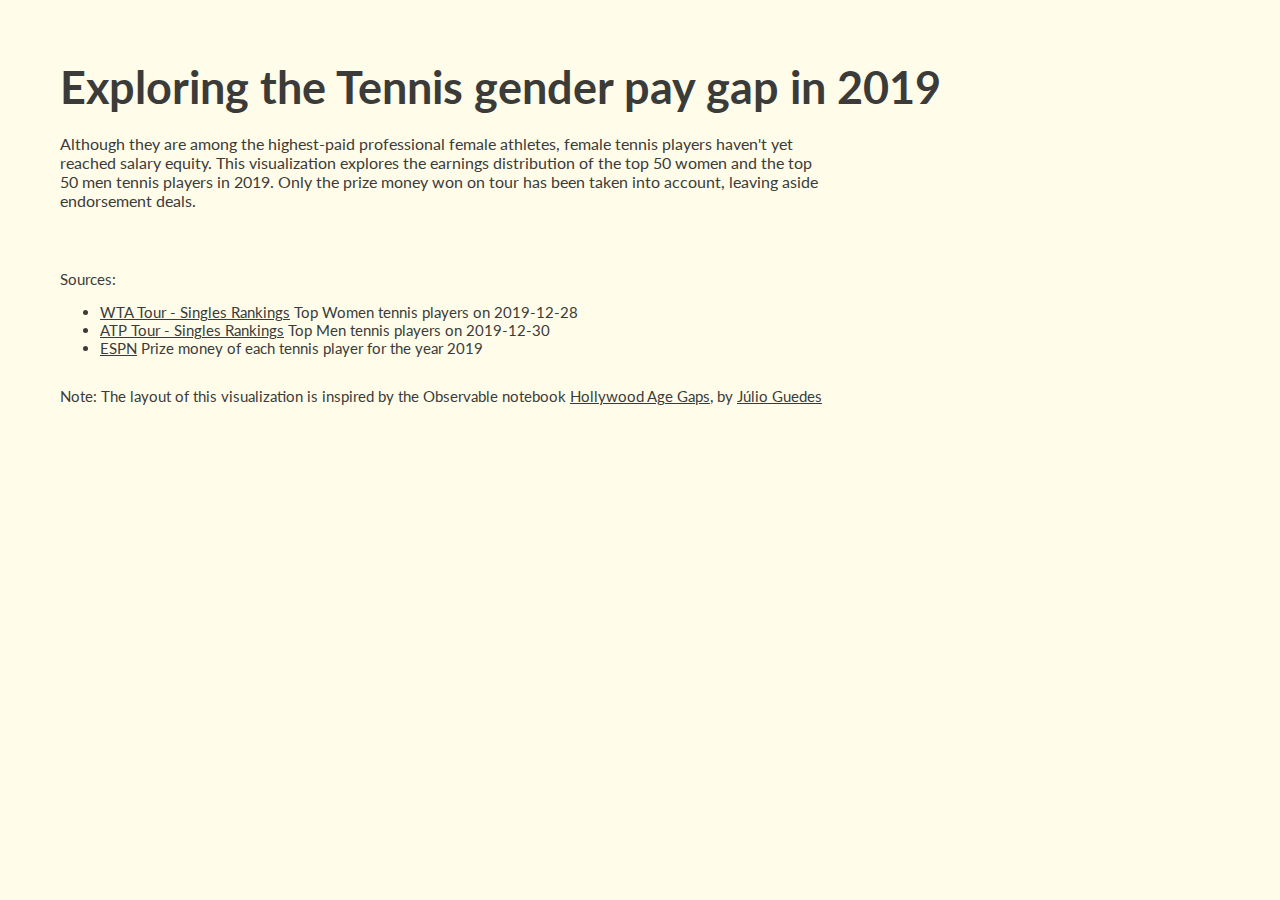
<file: d3/tennis-pay-gap-viz/index.html>
<!DOCTYPE html>
<html>
<head>
	<meta charset="UTF-8">
	<meta name="viewport" content="width=device-width, initial-scale=1.0">
	<title>Tennis Salaries Viz</title>
	<link rel="stylesheet" type="text/css" href="css/grid.css">
	<link rel="stylesheet" type="text/css" href="css/main.css">
</head>
<body>
	<div class="container">
		<h1>Exploring the Tennis gender pay gap in 2019</h1>
		<div class="row">
			<div class="col-8">
				<div class="intro">Although they are among the highest-paid professional female athletes, female tennis players haven't yet reached salary equity. This visualization explores the earnings distribution of the top 50 women and the top 50 men tennis players in 2019. Only the prize money won on tour has been taken into account, leaving aside endorsement deals.</div>
			</div>
		</div>
		<div id="viz"></div>
		<div class="tooltip">
			<div class="name"></div>
			<div class="home"></div>
			<div class="total-earnings-section">Total prize money: <span class="total-earnings"></span></div>
		</div>

		<div class="source">
			<div class="label">Sources:</div>
			<ul>
				<li><a href="https://www.wtatennis.com/rankings/singles">WTA Tour - Singles Rankings</a> Top Women tennis players on 2019-12-28</li>
				<li><a href="https://www.atptour.com/en/rankings/singles?rankDate=2019-12-30&rankRange=0-100">ATP Tour - Singles Rankings</a> Top Men tennis players on 2019-12-30</li>
				<li><a href="https://www.espn.com/">ESPN</a> Prize money of each tennis player for the year 2019</li>
			</ul>
		</div>

		<div class="note">Note: The layout of this visualization is inspired by the Observable notebook <a href="https://observablehq.com/@juliobguedes/hollywood-age-gaps">Hollywood Age Gaps</a>, by <a href="https://juliobguedes.dev/">Júlio Guedes</a></div>
	</div>
	

	<!-- Add Scripts Here -->
	<script src="https://d3js.org/d3.v7.min.js"></script>
	<script src="js/main.js"></script>
</body>
</html>
</file>
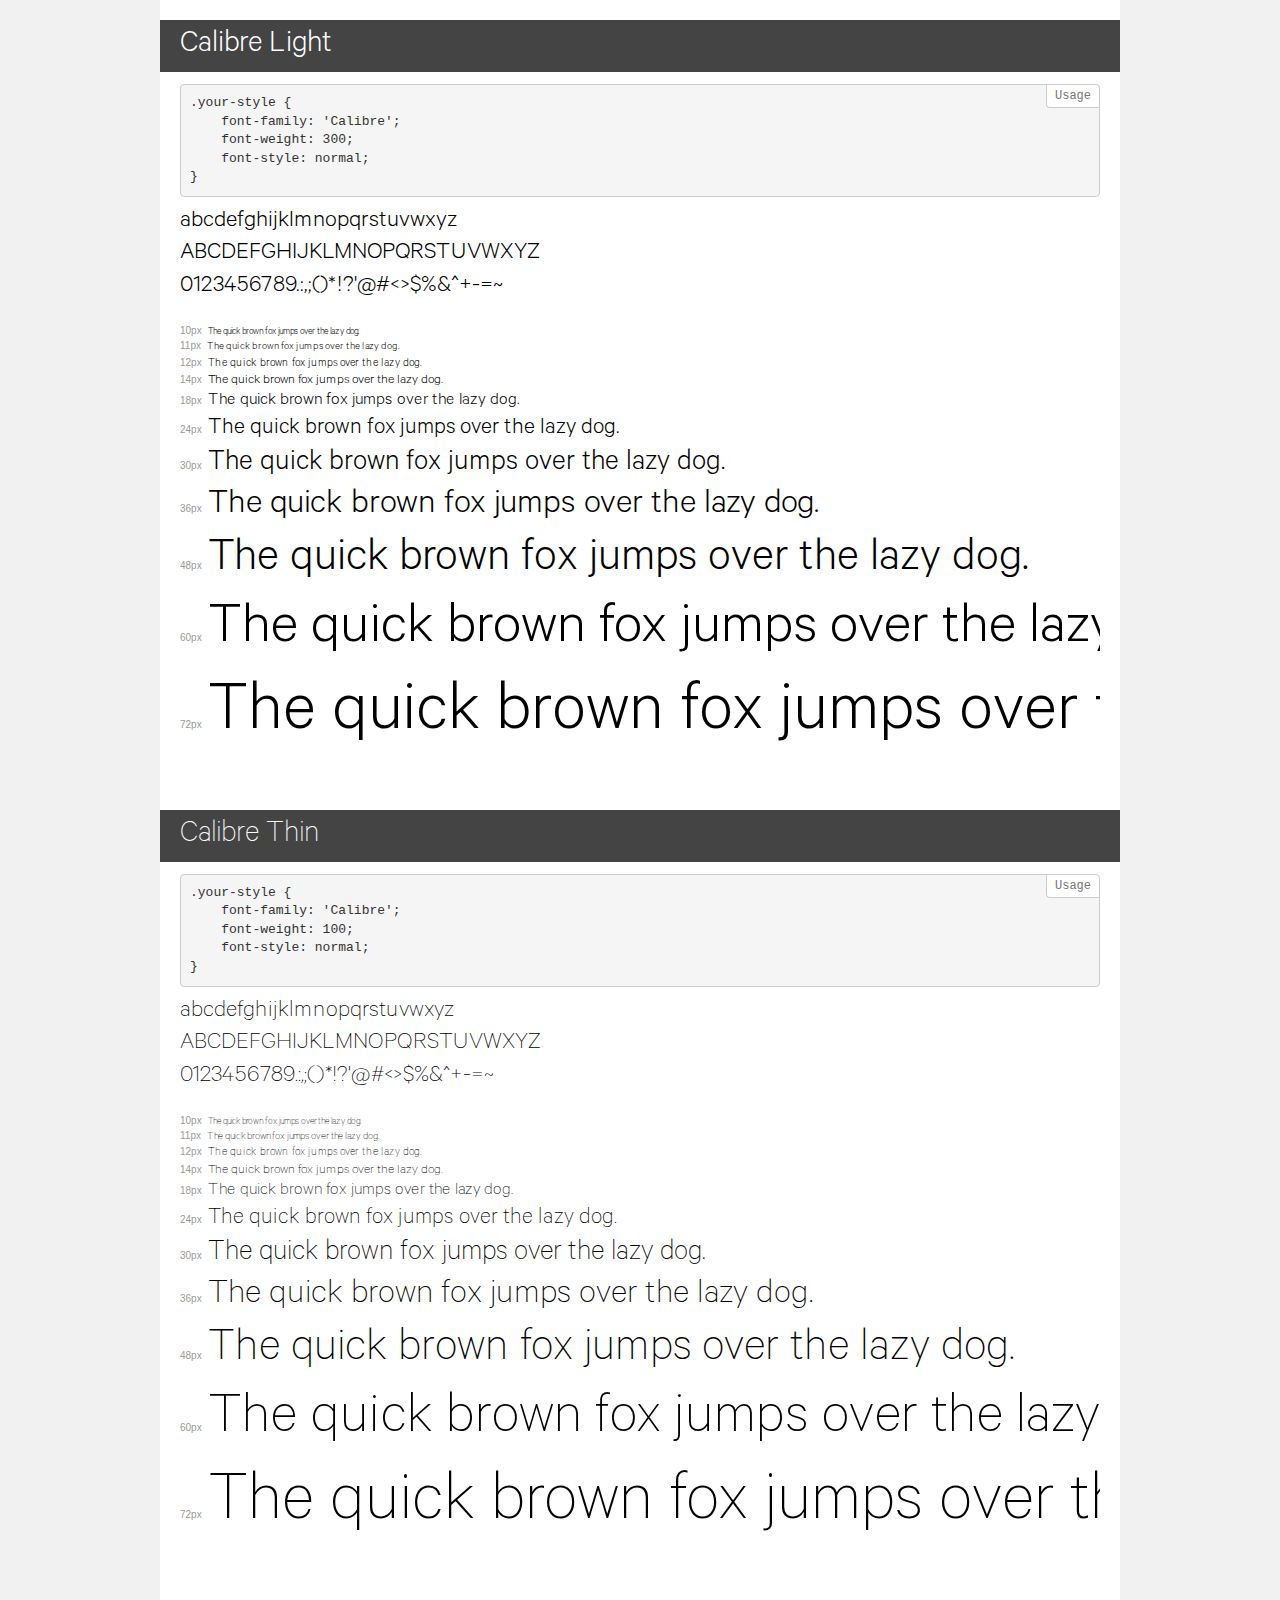
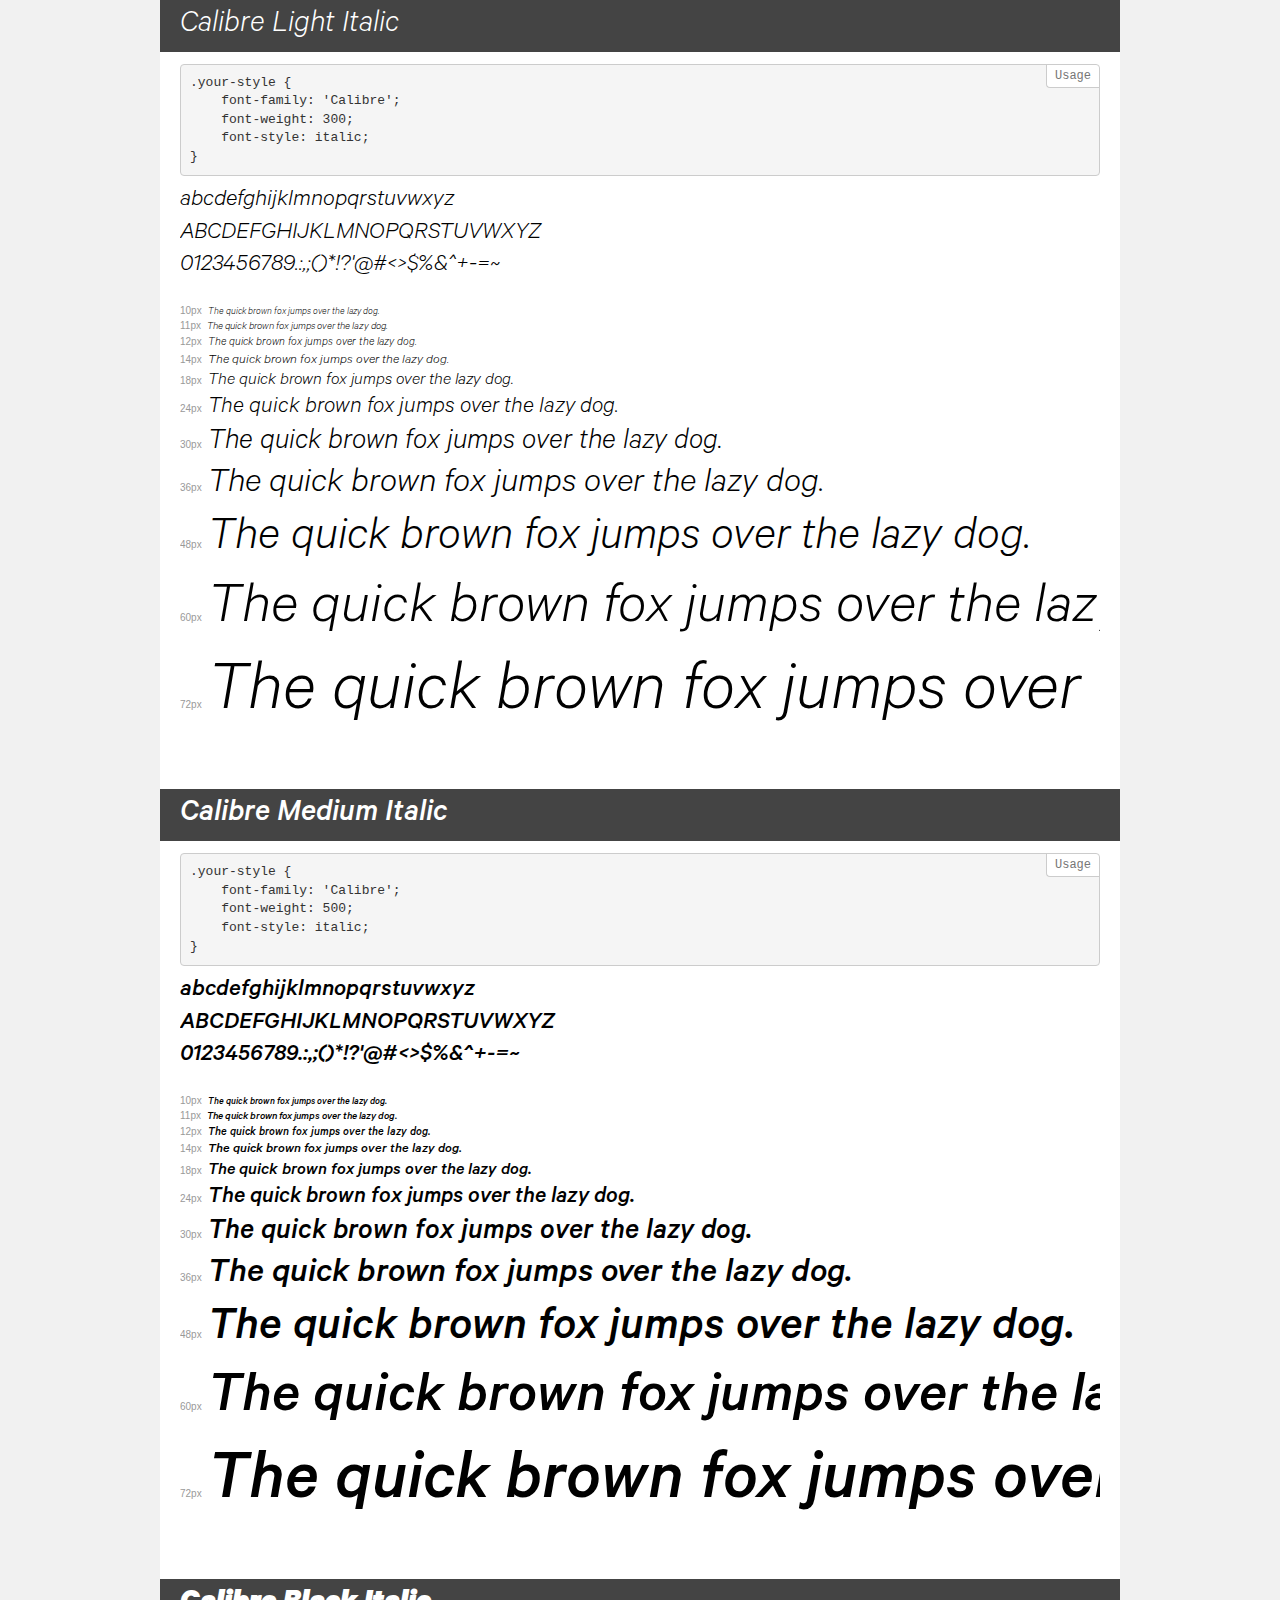
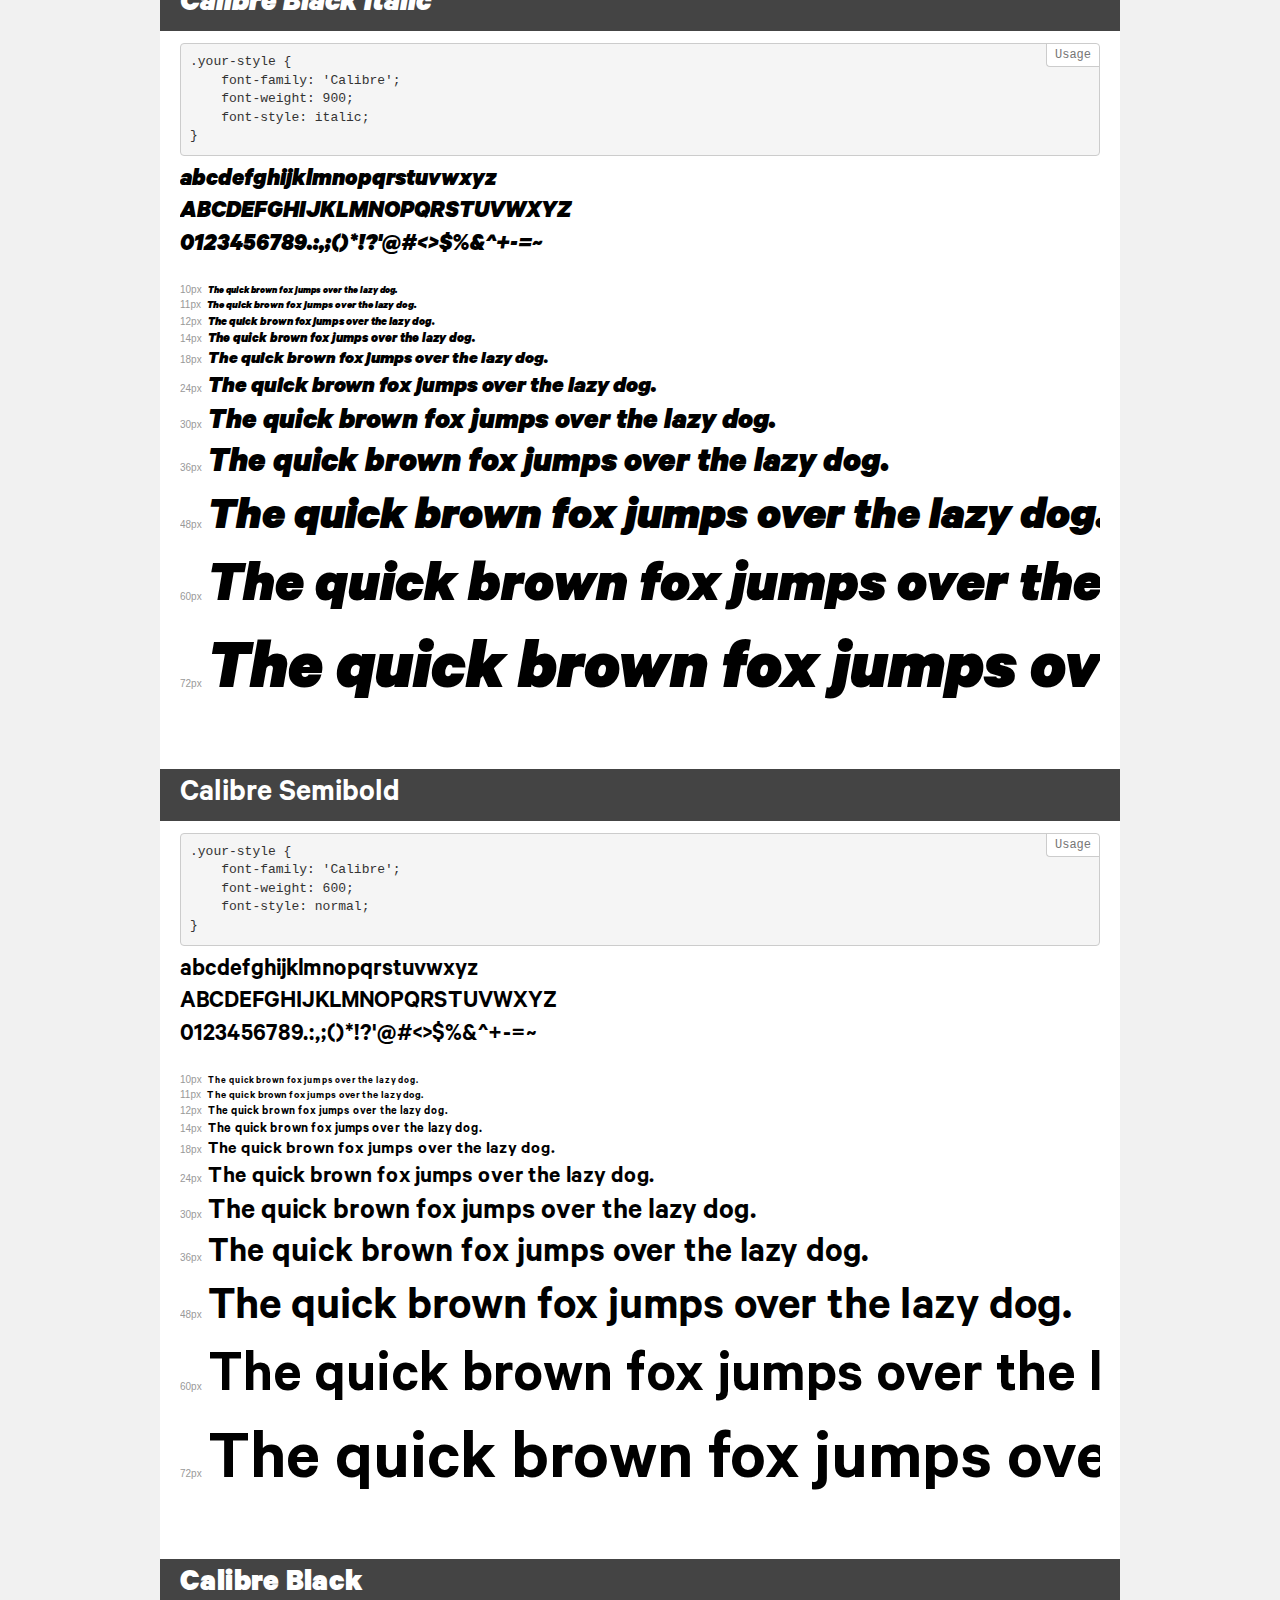
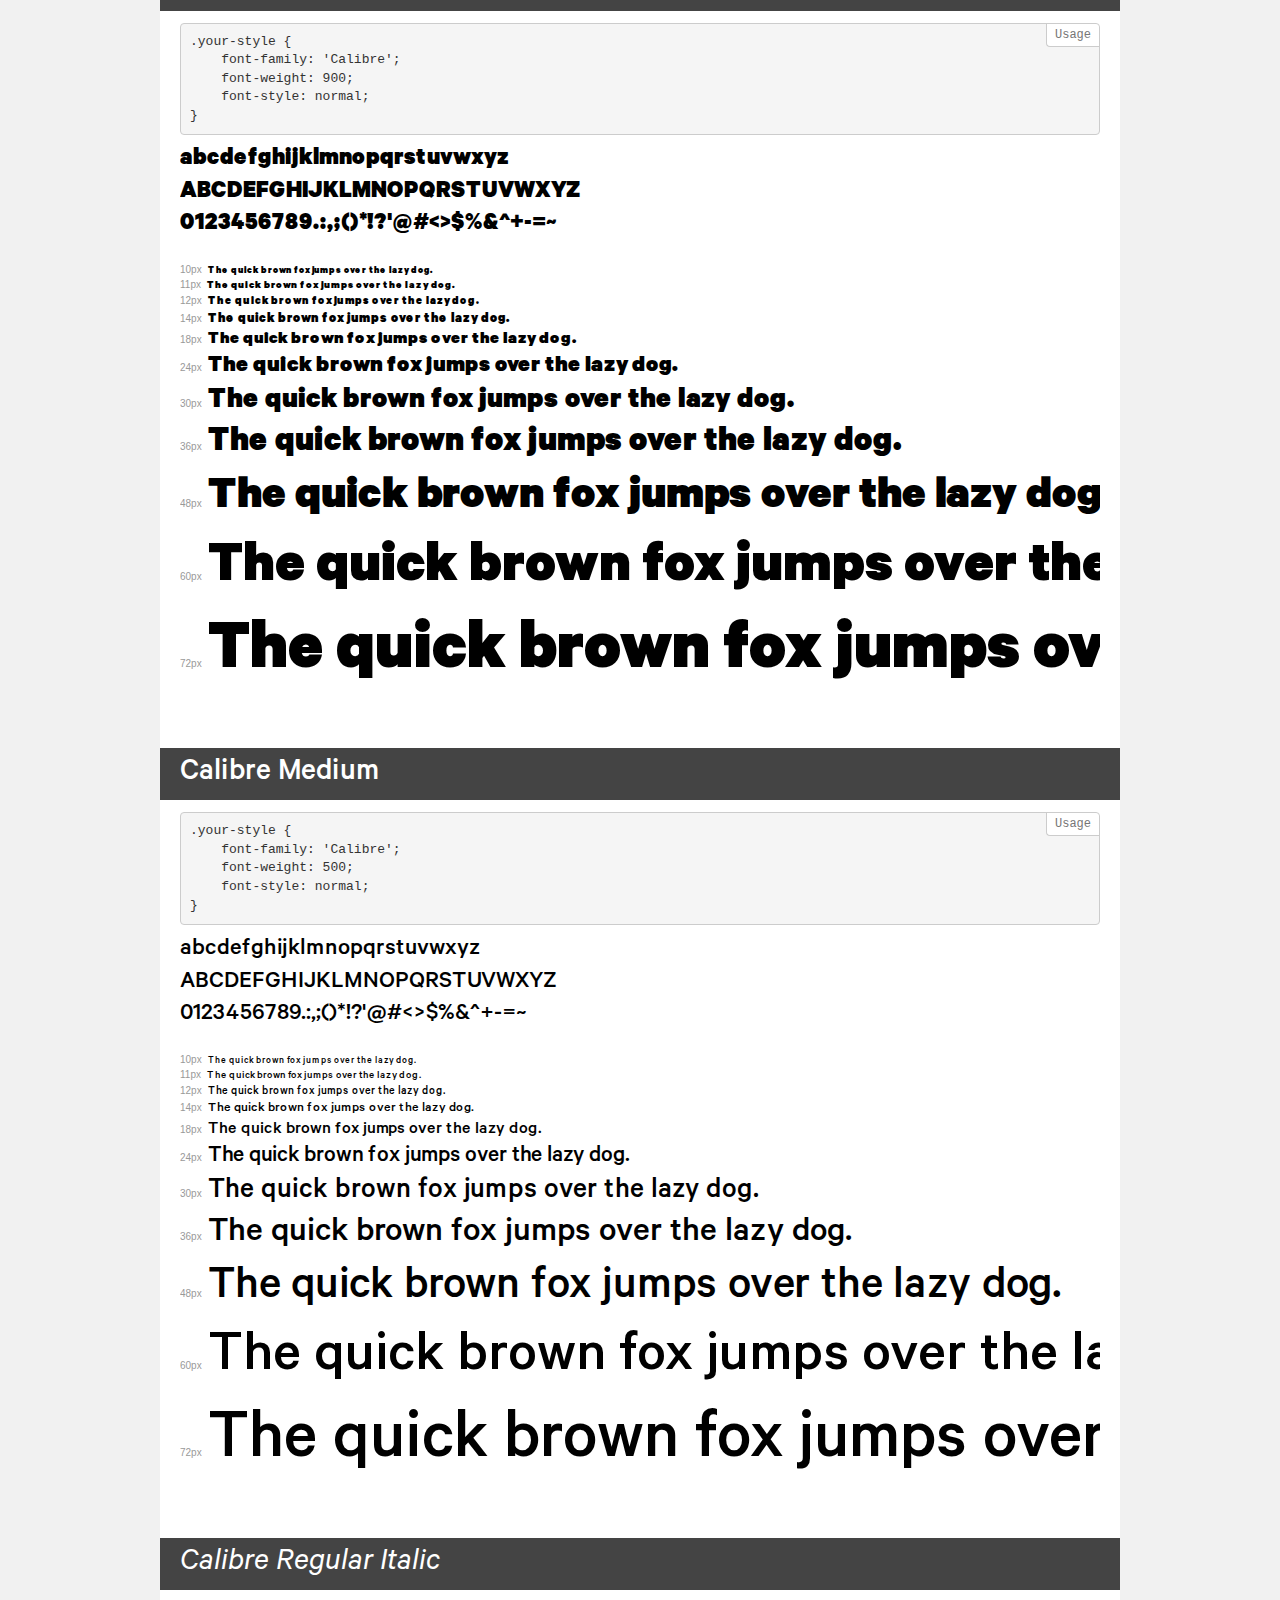
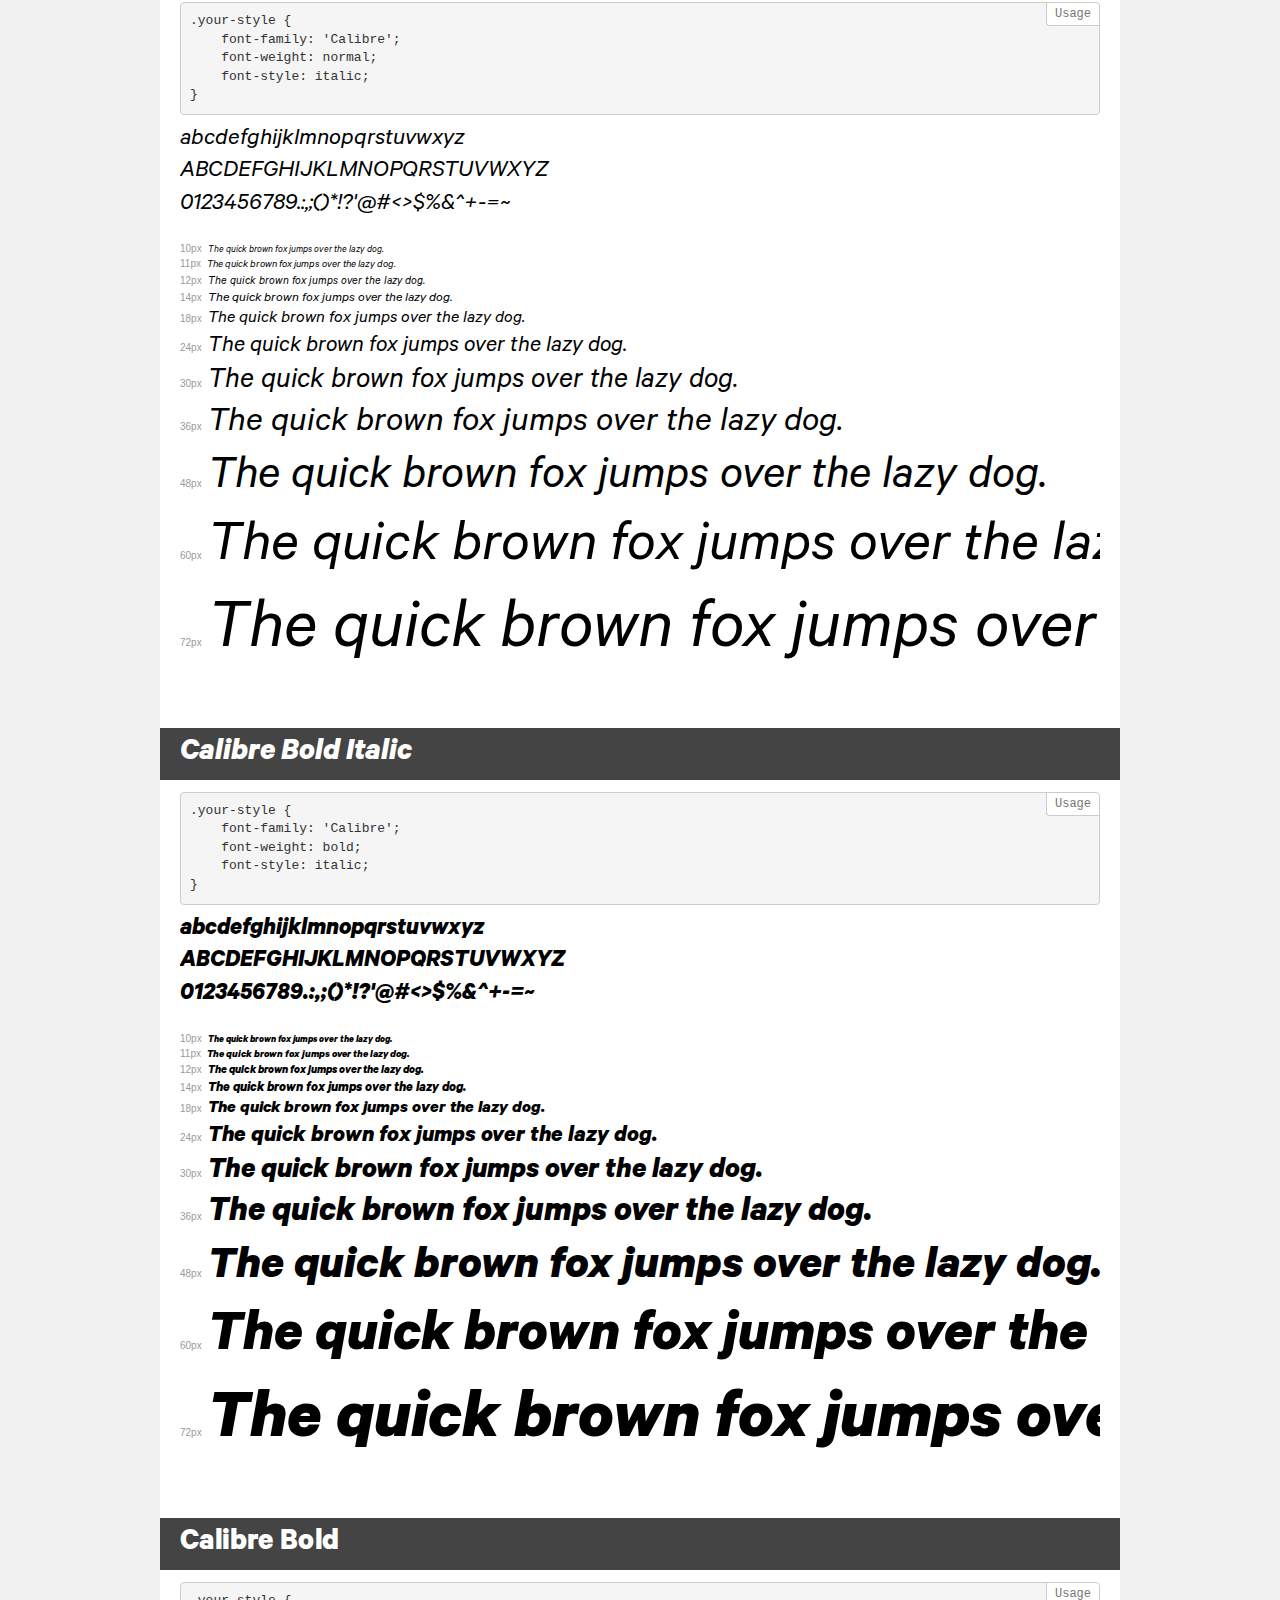
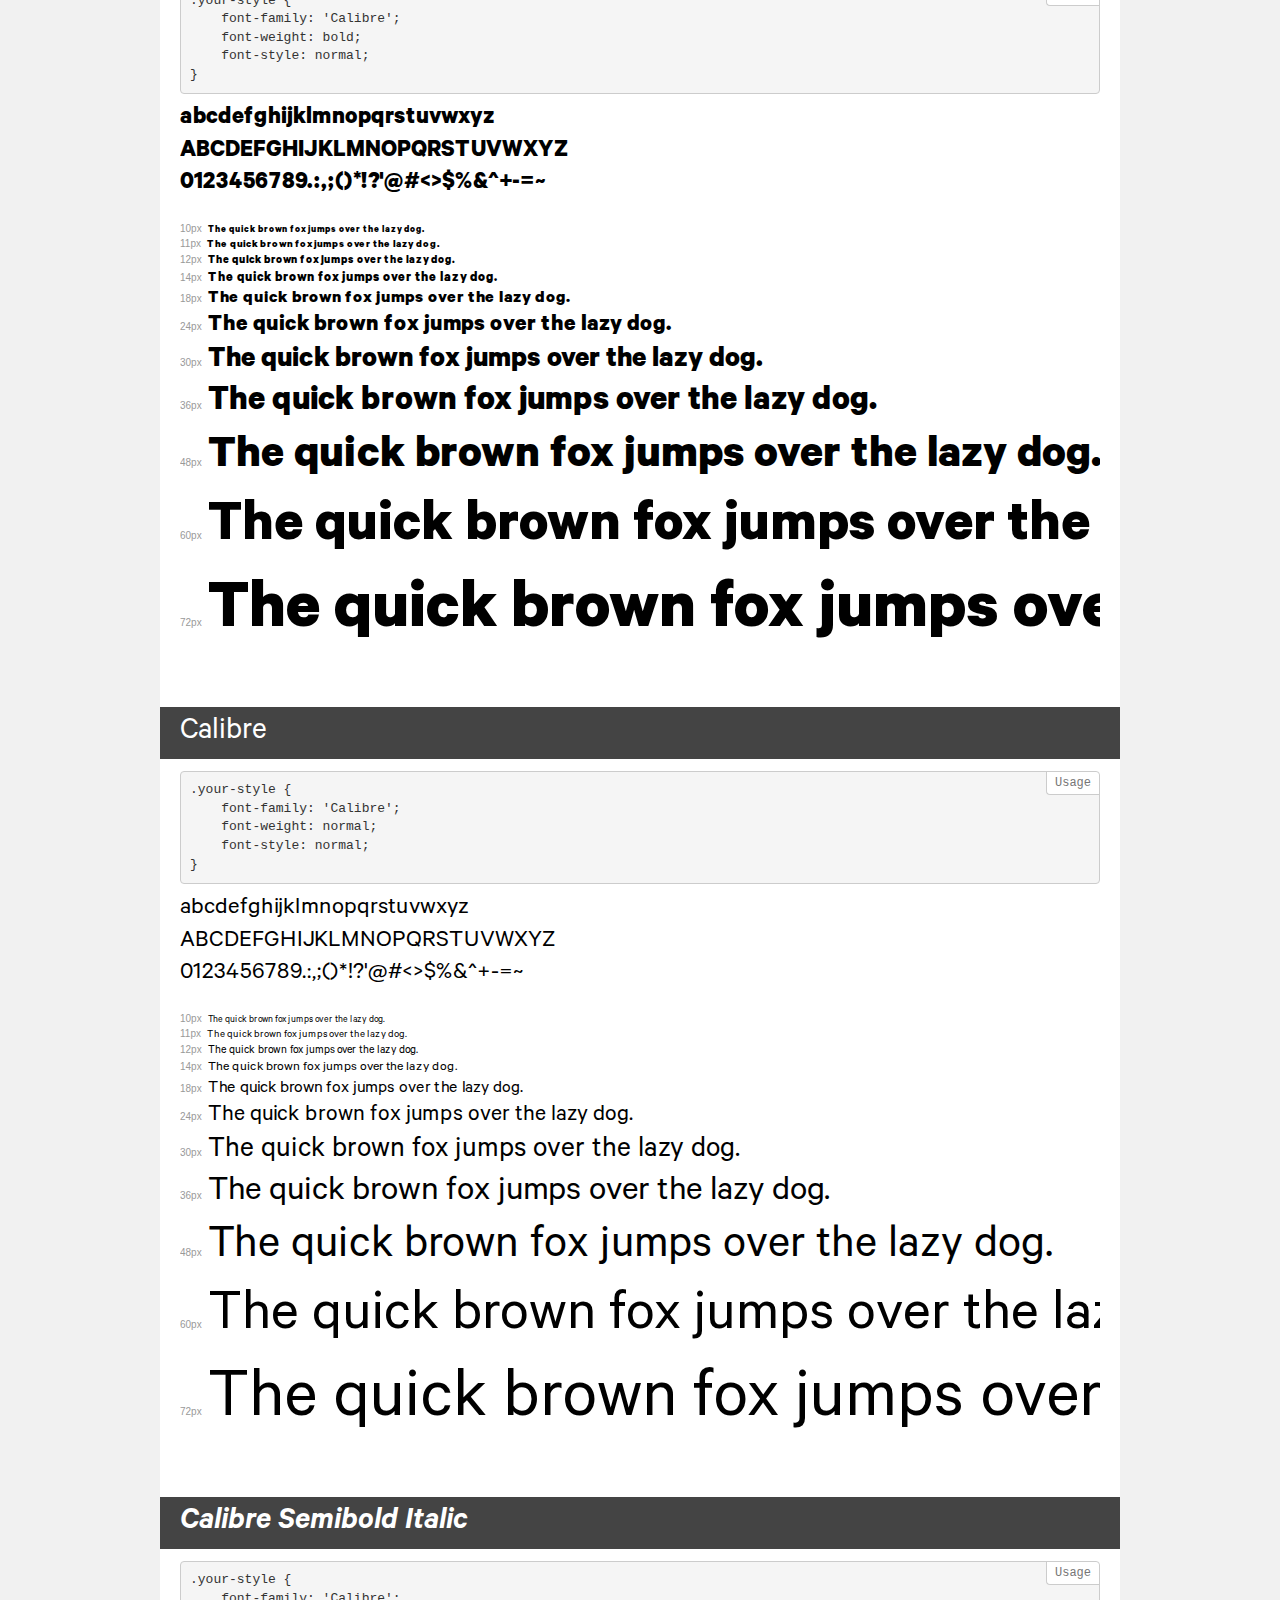
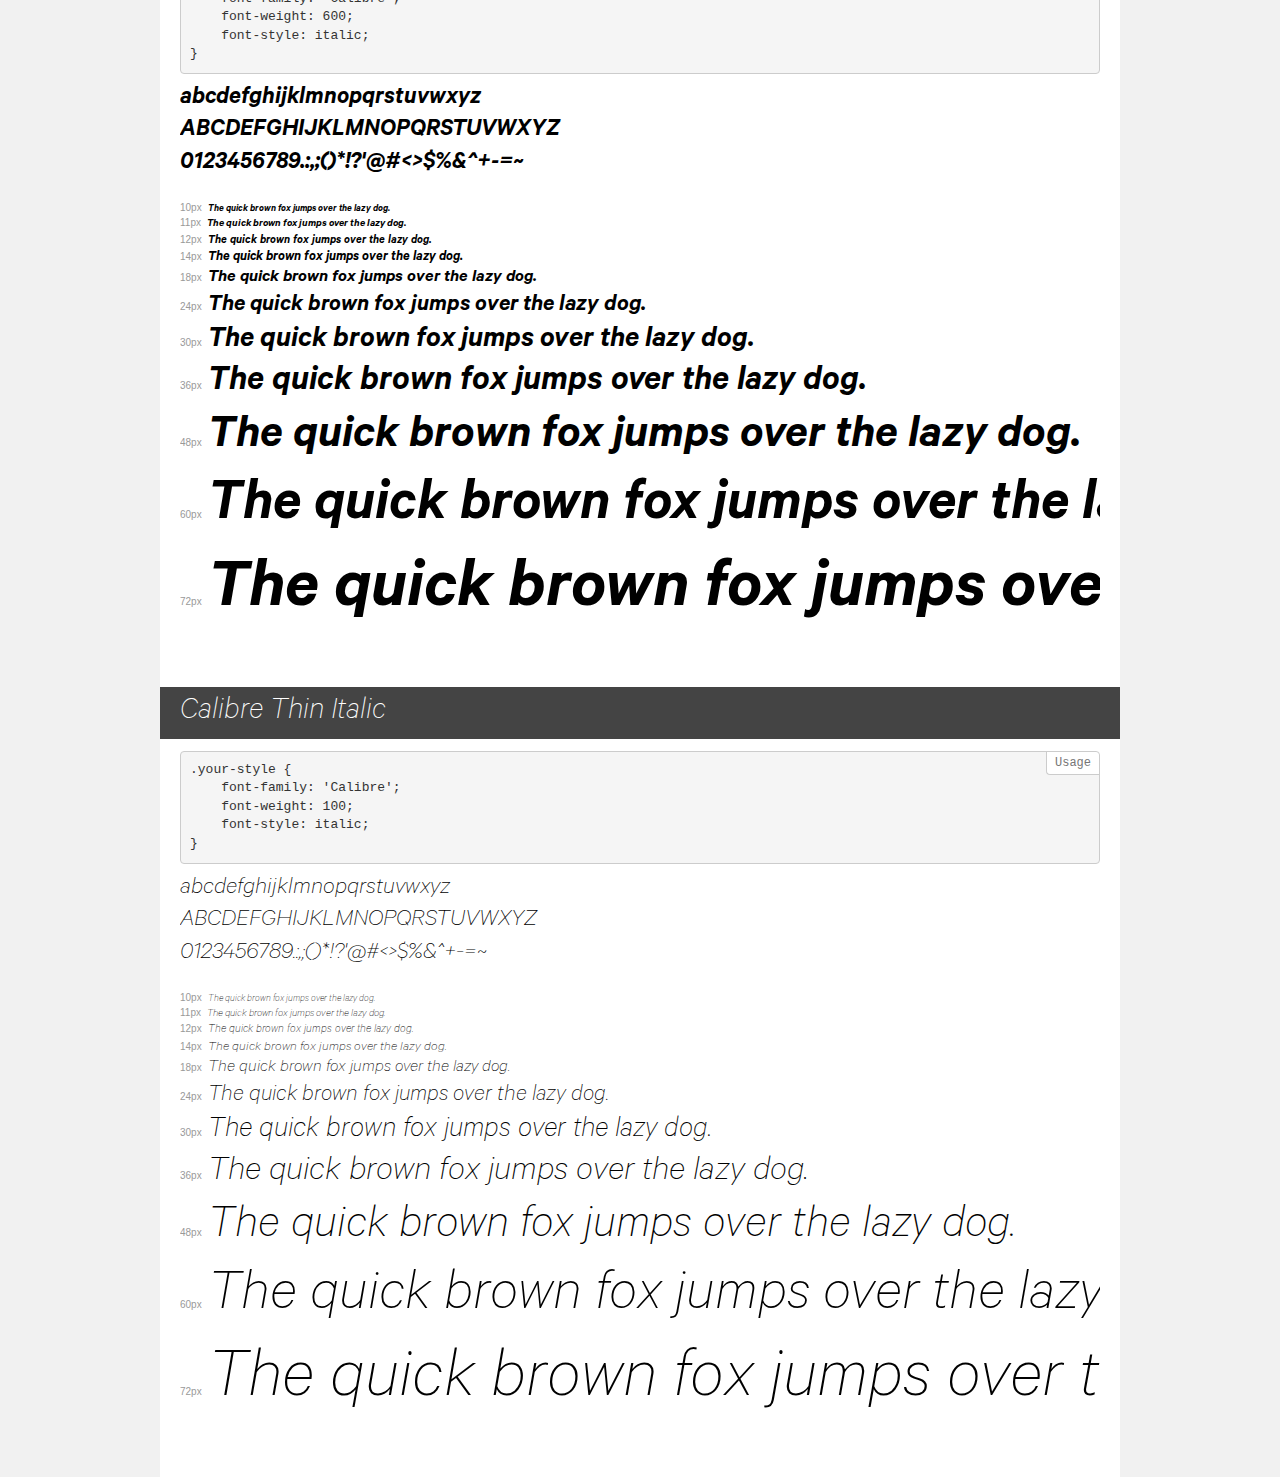
<file: font/demo.html>
<!DOCTYPE html>
<html>
<head>
    <meta charset="utf-8">
    <meta http-equiv="X-UA-Compatible" content="IE=edge">
    <meta name="viewport" content="width=device-width, initial-scale=1">
    <meta name="robots" content="noindex, noarchive">
    <meta name="format-detection" content="telephone=no">
    <title>Transfonter demo</title>
    <link href="stylesheet.css" rel="stylesheet">
    <style>
        /*
        http://meyerweb.com/eric/tools/css/reset/
        v2.0 | 20110126
        License: none (public domain)
        */
        html, body, div, span, applet, object, iframe,
        h1, h2, h3, h4, h5, h6, p, blockquote, pre,
        a, abbr, acronym, address, big, cite, code,
        del, dfn, em, img, ins, kbd, q, s, samp,
        small, strike, strong, sub, sup, tt, var,
        b, u, i, center,
        dl, dt, dd, ol, ul, li,
        fieldset, form, label, legend,
        table, caption, tbody, tfoot, thead, tr, th, td,
        article, aside, canvas, details, embed,
        figure, figcaption, footer, header, hgroup,
        menu, nav, output, ruby, section, summary,
        time, mark, audio, video {
            margin: 0;
            padding: 0;
            border: 0;
            font-size: 100%;
            font: inherit;
            vertical-align: baseline;
        }
        /* HTML5 display-role reset for older browsers */
        article, aside, details, figcaption, figure,
        footer, header, hgroup, menu, nav, section {
            display: block;
        }
        body {
            line-height: 1;
        }
        ol, ul {
            list-style: none;
        }
        blockquote, q {
            quotes: none;
        }
        blockquote:before, blockquote:after,
        q:before, q:after {
            content: '';
            content: none;
        }
        table {
            border-collapse: collapse;
            border-spacing: 0;
        }
        /* common styles */
        body {
            background: #f1f1f1;
            color: #000;
        }
        .page {
            background: #fff;
            width: 920px;
            margin: 0 auto;
            padding: 20px 20px 0 20px;
            overflow: hidden;
        }
        .font-container {
            overflow-x: auto;
            overflow-y: hidden;
            margin-bottom: 40px;
            line-height: 1.3;
            white-space: nowrap;
            padding-bottom: 5px;
        }
        h1 {
            position: relative;
            background: #444;
            font-size: 32px;
            color: #fff;
            padding: 10px 20px;
            margin: 0 -20px 12px -20px;
        }
        .letters {
            font-size: 25px;
            margin-bottom: 20px;
        }
        .s10:before {
            content: '10px';
        }
        .s11:before {
            content: '11px';
        }
        .s12:before {
            content: '12px';
        }
        .s14:before {
            content: '14px';
        }
        .s18:before {
            content: '18px';
        }
        .s24:before {
            content: '24px';
        }
        .s30:before {
            content: '30px';
        }
        .s36:before {
            content: '36px';
        }
        .s48:before {
            content: '48px';
        }
        .s60:before {
            content: '60px';
        }
        .s72:before {
            content: '72px';
        }
        .s10:before, .s11:before, .s12:before, .s14:before,
        .s18:before, .s24:before, .s30:before, .s36:before,
        .s48:before, .s60:before, .s72:before {
            font-family: Arial, sans-serif;
            font-size: 10px;
            font-weight: normal;
            font-style: normal;
            color: #999;
            padding-right: 6px;
        }
        pre {
            display: block;
            position: relative;
            padding: 9px;
            margin: 0 0 10px;
            font-family: Monaco, Menlo, Consolas, "Courier New", monospace !important;
            font-size: 13px;
            line-height: 1.428571429;
            color: #333;
            font-weight: normal !important;
            font-style: normal !important;
            background-color: #f5f5f5;
            border: 1px solid #ccc;
            overflow-x: auto;
            border-radius: 4px;
        }
        pre:after {
            display: block;
            position: absolute;
            right: 0;
            top: 0;
            content: 'Usage';
            line-height: 1;
            padding: 5px 8px;
            font-size: 12px;
            color: #767676;
            background-color: #fff;
            border: 1px solid #ccc;
            border-right: none;
            border-top: none;
            border-radius: 0 4px 0 4px;
            z-index: 10;
        }
        /* responsive */
        @media (max-width: 959px) {
            .page {
                width: auto;
                margin: 0;
            }
        }
    </style>
</head>
<body>
<div class="page">
    <div class="demo" style="font-family: 'Calibre'; font-weight: 300; font-style: normal;">
        <h1>Calibre Light</h1>
        <pre>.your-style {
    font-family: 'Calibre';
    font-weight: 300;
    font-style: normal;
}</pre>
        <div class="font-container">
            <p class="letters">
                abcdefghijklmnopqrstuvwxyz<br>
ABCDEFGHIJKLMNOPQRSTUVWXYZ<br>
                0123456789.:,;()*!?'@#<>$%&^+-=~
            </p>
            <p class="s10" style="font-size: 10px;">The quick brown fox jumps over the lazy dog.</p>
            <p class="s11" style="font-size: 11px;">The quick brown fox jumps over the lazy dog.</p>
            <p class="s12" style="font-size: 12px;">The quick brown fox jumps over the lazy dog.</p>
            <p class="s14" style="font-size: 14px;">The quick brown fox jumps over the lazy dog.</p>
            <p class="s18" style="font-size: 18px;">The quick brown fox jumps over the lazy dog.</p>
            <p class="s24" style="font-size: 24px;">The quick brown fox jumps over the lazy dog.</p>
            <p class="s30" style="font-size: 30px;">The quick brown fox jumps over the lazy dog.</p>
            <p class="s36" style="font-size: 36px;">The quick brown fox jumps over the lazy dog.</p>
            <p class="s48" style="font-size: 48px;">The quick brown fox jumps over the lazy dog.</p>
            <p class="s60" style="font-size: 60px;">The quick brown fox jumps over the lazy dog.</p>
            <p class="s72" style="font-size: 72px;">The quick brown fox jumps over the lazy dog.</p>
        </div>
    </div>
    <div class="demo" style="font-family: 'Calibre'; font-weight: 100; font-style: normal;">
        <h1>Calibre Thin</h1>
        <pre>.your-style {
    font-family: 'Calibre';
    font-weight: 100;
    font-style: normal;
}</pre>
        <div class="font-container">
            <p class="letters">
                abcdefghijklmnopqrstuvwxyz<br>
ABCDEFGHIJKLMNOPQRSTUVWXYZ<br>
                0123456789.:,;()*!?'@#<>$%&^+-=~
            </p>
            <p class="s10" style="font-size: 10px;">The quick brown fox jumps over the lazy dog.</p>
            <p class="s11" style="font-size: 11px;">The quick brown fox jumps over the lazy dog.</p>
            <p class="s12" style="font-size: 12px;">The quick brown fox jumps over the lazy dog.</p>
            <p class="s14" style="font-size: 14px;">The quick brown fox jumps over the lazy dog.</p>
            <p class="s18" style="font-size: 18px;">The quick brown fox jumps over the lazy dog.</p>
            <p class="s24" style="font-size: 24px;">The quick brown fox jumps over the lazy dog.</p>
            <p class="s30" style="font-size: 30px;">The quick brown fox jumps over the lazy dog.</p>
            <p class="s36" style="font-size: 36px;">The quick brown fox jumps over the lazy dog.</p>
            <p class="s48" style="font-size: 48px;">The quick brown fox jumps over the lazy dog.</p>
            <p class="s60" style="font-size: 60px;">The quick brown fox jumps over the lazy dog.</p>
            <p class="s72" style="font-size: 72px;">The quick brown fox jumps over the lazy dog.</p>
        </div>
    </div>
    <div class="demo" style="font-family: 'Calibre'; font-weight: 300; font-style: italic;">
        <h1>Calibre Light Italic</h1>
        <pre>.your-style {
    font-family: 'Calibre';
    font-weight: 300;
    font-style: italic;
}</pre>
        <div class="font-container">
            <p class="letters">
                abcdefghijklmnopqrstuvwxyz<br>
ABCDEFGHIJKLMNOPQRSTUVWXYZ<br>
                0123456789.:,;()*!?'@#<>$%&^+-=~
            </p>
            <p class="s10" style="font-size: 10px;">The quick brown fox jumps over the lazy dog.</p>
            <p class="s11" style="font-size: 11px;">The quick brown fox jumps over the lazy dog.</p>
            <p class="s12" style="font-size: 12px;">The quick brown fox jumps over the lazy dog.</p>
            <p class="s14" style="font-size: 14px;">The quick brown fox jumps over the lazy dog.</p>
            <p class="s18" style="font-size: 18px;">The quick brown fox jumps over the lazy dog.</p>
            <p class="s24" style="font-size: 24px;">The quick brown fox jumps over the lazy dog.</p>
            <p class="s30" style="font-size: 30px;">The quick brown fox jumps over the lazy dog.</p>
            <p class="s36" style="font-size: 36px;">The quick brown fox jumps over the lazy dog.</p>
            <p class="s48" style="font-size: 48px;">The quick brown fox jumps over the lazy dog.</p>
            <p class="s60" style="font-size: 60px;">The quick brown fox jumps over the lazy dog.</p>
            <p class="s72" style="font-size: 72px;">The quick brown fox jumps over the lazy dog.</p>
        </div>
    </div>
    <div class="demo" style="font-family: 'Calibre'; font-weight: 500; font-style: italic;">
        <h1>Calibre Medium Italic</h1>
        <pre>.your-style {
    font-family: 'Calibre';
    font-weight: 500;
    font-style: italic;
}</pre>
        <div class="font-container">
            <p class="letters">
                abcdefghijklmnopqrstuvwxyz<br>
ABCDEFGHIJKLMNOPQRSTUVWXYZ<br>
                0123456789.:,;()*!?'@#<>$%&^+-=~
            </p>
            <p class="s10" style="font-size: 10px;">The quick brown fox jumps over the lazy dog.</p>
            <p class="s11" style="font-size: 11px;">The quick brown fox jumps over the lazy dog.</p>
            <p class="s12" style="font-size: 12px;">The quick brown fox jumps over the lazy dog.</p>
            <p class="s14" style="font-size: 14px;">The quick brown fox jumps over the lazy dog.</p>
            <p class="s18" style="font-size: 18px;">The quick brown fox jumps over the lazy dog.</p>
            <p class="s24" style="font-size: 24px;">The quick brown fox jumps over the lazy dog.</p>
            <p class="s30" style="font-size: 30px;">The quick brown fox jumps over the lazy dog.</p>
            <p class="s36" style="font-size: 36px;">The quick brown fox jumps over the lazy dog.</p>
            <p class="s48" style="font-size: 48px;">The quick brown fox jumps over the lazy dog.</p>
            <p class="s60" style="font-size: 60px;">The quick brown fox jumps over the lazy dog.</p>
            <p class="s72" style="font-size: 72px;">The quick brown fox jumps over the lazy dog.</p>
        </div>
    </div>
    <div class="demo" style="font-family: 'Calibre'; font-weight: 900; font-style: italic;">
        <h1>Calibre Black Italic</h1>
        <pre>.your-style {
    font-family: 'Calibre';
    font-weight: 900;
    font-style: italic;
}</pre>
        <div class="font-container">
            <p class="letters">
                abcdefghijklmnopqrstuvwxyz<br>
ABCDEFGHIJKLMNOPQRSTUVWXYZ<br>
                0123456789.:,;()*!?'@#<>$%&^+-=~
            </p>
            <p class="s10" style="font-size: 10px;">The quick brown fox jumps over the lazy dog.</p>
            <p class="s11" style="font-size: 11px;">The quick brown fox jumps over the lazy dog.</p>
            <p class="s12" style="font-size: 12px;">The quick brown fox jumps over the lazy dog.</p>
            <p class="s14" style="font-size: 14px;">The quick brown fox jumps over the lazy dog.</p>
            <p class="s18" style="font-size: 18px;">The quick brown fox jumps over the lazy dog.</p>
            <p class="s24" style="font-size: 24px;">The quick brown fox jumps over the lazy dog.</p>
            <p class="s30" style="font-size: 30px;">The quick brown fox jumps over the lazy dog.</p>
            <p class="s36" style="font-size: 36px;">The quick brown fox jumps over the lazy dog.</p>
            <p class="s48" style="font-size: 48px;">The quick brown fox jumps over the lazy dog.</p>
            <p class="s60" style="font-size: 60px;">The quick brown fox jumps over the lazy dog.</p>
            <p class="s72" style="font-size: 72px;">The quick brown fox jumps over the lazy dog.</p>
        </div>
    </div>
    <div class="demo" style="font-family: 'Calibre'; font-weight: 600; font-style: normal;">
        <h1>Calibre Semibold</h1>
        <pre>.your-style {
    font-family: 'Calibre';
    font-weight: 600;
    font-style: normal;
}</pre>
        <div class="font-container">
            <p class="letters">
                abcdefghijklmnopqrstuvwxyz<br>
ABCDEFGHIJKLMNOPQRSTUVWXYZ<br>
                0123456789.:,;()*!?'@#<>$%&^+-=~
            </p>
            <p class="s10" style="font-size: 10px;">The quick brown fox jumps over the lazy dog.</p>
            <p class="s11" style="font-size: 11px;">The quick brown fox jumps over the lazy dog.</p>
            <p class="s12" style="font-size: 12px;">The quick brown fox jumps over the lazy dog.</p>
            <p class="s14" style="font-size: 14px;">The quick brown fox jumps over the lazy dog.</p>
            <p class="s18" style="font-size: 18px;">The quick brown fox jumps over the lazy dog.</p>
            <p class="s24" style="font-size: 24px;">The quick brown fox jumps over the lazy dog.</p>
            <p class="s30" style="font-size: 30px;">The quick brown fox jumps over the lazy dog.</p>
            <p class="s36" style="font-size: 36px;">The quick brown fox jumps over the lazy dog.</p>
            <p class="s48" style="font-size: 48px;">The quick brown fox jumps over the lazy dog.</p>
            <p class="s60" style="font-size: 60px;">The quick brown fox jumps over the lazy dog.</p>
            <p class="s72" style="font-size: 72px;">The quick brown fox jumps over the lazy dog.</p>
        </div>
    </div>
    <div class="demo" style="font-family: 'Calibre'; font-weight: 900; font-style: normal;">
        <h1>Calibre Black</h1>
        <pre>.your-style {
    font-family: 'Calibre';
    font-weight: 900;
    font-style: normal;
}</pre>
        <div class="font-container">
            <p class="letters">
                abcdefghijklmnopqrstuvwxyz<br>
ABCDEFGHIJKLMNOPQRSTUVWXYZ<br>
                0123456789.:,;()*!?'@#<>$%&^+-=~
            </p>
            <p class="s10" style="font-size: 10px;">The quick brown fox jumps over the lazy dog.</p>
            <p class="s11" style="font-size: 11px;">The quick brown fox jumps over the lazy dog.</p>
            <p class="s12" style="font-size: 12px;">The quick brown fox jumps over the lazy dog.</p>
            <p class="s14" style="font-size: 14px;">The quick brown fox jumps over the lazy dog.</p>
            <p class="s18" style="font-size: 18px;">The quick brown fox jumps over the lazy dog.</p>
            <p class="s24" style="font-size: 24px;">The quick brown fox jumps over the lazy dog.</p>
            <p class="s30" style="font-size: 30px;">The quick brown fox jumps over the lazy dog.</p>
            <p class="s36" style="font-size: 36px;">The quick brown fox jumps over the lazy dog.</p>
            <p class="s48" style="font-size: 48px;">The quick brown fox jumps over the lazy dog.</p>
            <p class="s60" style="font-size: 60px;">The quick brown fox jumps over the lazy dog.</p>
            <p class="s72" style="font-size: 72px;">The quick brown fox jumps over the lazy dog.</p>
        </div>
    </div>
    <div class="demo" style="font-family: 'Calibre'; font-weight: 500; font-style: normal;">
        <h1>Calibre Medium</h1>
        <pre>.your-style {
    font-family: 'Calibre';
    font-weight: 500;
    font-style: normal;
}</pre>
        <div class="font-container">
            <p class="letters">
                abcdefghijklmnopqrstuvwxyz<br>
ABCDEFGHIJKLMNOPQRSTUVWXYZ<br>
                0123456789.:,;()*!?'@#<>$%&^+-=~
            </p>
            <p class="s10" style="font-size: 10px;">The quick brown fox jumps over the lazy dog.</p>
            <p class="s11" style="font-size: 11px;">The quick brown fox jumps over the lazy dog.</p>
            <p class="s12" style="font-size: 12px;">The quick brown fox jumps over the lazy dog.</p>
            <p class="s14" style="font-size: 14px;">The quick brown fox jumps over the lazy dog.</p>
            <p class="s18" style="font-size: 18px;">The quick brown fox jumps over the lazy dog.</p>
            <p class="s24" style="font-size: 24px;">The quick brown fox jumps over the lazy dog.</p>
            <p class="s30" style="font-size: 30px;">The quick brown fox jumps over the lazy dog.</p>
            <p class="s36" style="font-size: 36px;">The quick brown fox jumps over the lazy dog.</p>
            <p class="s48" style="font-size: 48px;">The quick brown fox jumps over the lazy dog.</p>
            <p class="s60" style="font-size: 60px;">The quick brown fox jumps over the lazy dog.</p>
            <p class="s72" style="font-size: 72px;">The quick brown fox jumps over the lazy dog.</p>
        </div>
    </div>
    <div class="demo" style="font-family: 'Calibre'; font-weight: normal; font-style: italic;">
        <h1>Calibre Regular Italic</h1>
        <pre>.your-style {
    font-family: 'Calibre';
    font-weight: normal;
    font-style: italic;
}</pre>
        <div class="font-container">
            <p class="letters">
                abcdefghijklmnopqrstuvwxyz<br>
ABCDEFGHIJKLMNOPQRSTUVWXYZ<br>
                0123456789.:,;()*!?'@#<>$%&^+-=~
            </p>
            <p class="s10" style="font-size: 10px;">The quick brown fox jumps over the lazy dog.</p>
            <p class="s11" style="font-size: 11px;">The quick brown fox jumps over the lazy dog.</p>
            <p class="s12" style="font-size: 12px;">The quick brown fox jumps over the lazy dog.</p>
            <p class="s14" style="font-size: 14px;">The quick brown fox jumps over the lazy dog.</p>
            <p class="s18" style="font-size: 18px;">The quick brown fox jumps over the lazy dog.</p>
            <p class="s24" style="font-size: 24px;">The quick brown fox jumps over the lazy dog.</p>
            <p class="s30" style="font-size: 30px;">The quick brown fox jumps over the lazy dog.</p>
            <p class="s36" style="font-size: 36px;">The quick brown fox jumps over the lazy dog.</p>
            <p class="s48" style="font-size: 48px;">The quick brown fox jumps over the lazy dog.</p>
            <p class="s60" style="font-size: 60px;">The quick brown fox jumps over the lazy dog.</p>
            <p class="s72" style="font-size: 72px;">The quick brown fox jumps over the lazy dog.</p>
        </div>
    </div>
    <div class="demo" style="font-family: 'Calibre'; font-weight: bold; font-style: italic;">
        <h1>Calibre Bold Italic</h1>
        <pre>.your-style {
    font-family: 'Calibre';
    font-weight: bold;
    font-style: italic;
}</pre>
        <div class="font-container">
            <p class="letters">
                abcdefghijklmnopqrstuvwxyz<br>
ABCDEFGHIJKLMNOPQRSTUVWXYZ<br>
                0123456789.:,;()*!?'@#<>$%&^+-=~
            </p>
            <p class="s10" style="font-size: 10px;">The quick brown fox jumps over the lazy dog.</p>
            <p class="s11" style="font-size: 11px;">The quick brown fox jumps over the lazy dog.</p>
            <p class="s12" style="font-size: 12px;">The quick brown fox jumps over the lazy dog.</p>
            <p class="s14" style="font-size: 14px;">The quick brown fox jumps over the lazy dog.</p>
            <p class="s18" style="font-size: 18px;">The quick brown fox jumps over the lazy dog.</p>
            <p class="s24" style="font-size: 24px;">The quick brown fox jumps over the lazy dog.</p>
            <p class="s30" style="font-size: 30px;">The quick brown fox jumps over the lazy dog.</p>
            <p class="s36" style="font-size: 36px;">The quick brown fox jumps over the lazy dog.</p>
            <p class="s48" style="font-size: 48px;">The quick brown fox jumps over the lazy dog.</p>
            <p class="s60" style="font-size: 60px;">The quick brown fox jumps over the lazy dog.</p>
            <p class="s72" style="font-size: 72px;">The quick brown fox jumps over the lazy dog.</p>
        </div>
    </div>
    <div class="demo" style="font-family: 'Calibre'; font-weight: bold; font-style: normal;">
        <h1>Calibre Bold</h1>
        <pre>.your-style {
    font-family: 'Calibre';
    font-weight: bold;
    font-style: normal;
}</pre>
        <div class="font-container">
            <p class="letters">
                abcdefghijklmnopqrstuvwxyz<br>
ABCDEFGHIJKLMNOPQRSTUVWXYZ<br>
                0123456789.:,;()*!?'@#<>$%&^+-=~
            </p>
            <p class="s10" style="font-size: 10px;">The quick brown fox jumps over the lazy dog.</p>
            <p class="s11" style="font-size: 11px;">The quick brown fox jumps over the lazy dog.</p>
            <p class="s12" style="font-size: 12px;">The quick brown fox jumps over the lazy dog.</p>
            <p class="s14" style="font-size: 14px;">The quick brown fox jumps over the lazy dog.</p>
            <p class="s18" style="font-size: 18px;">The quick brown fox jumps over the lazy dog.</p>
            <p class="s24" style="font-size: 24px;">The quick brown fox jumps over the lazy dog.</p>
            <p class="s30" style="font-size: 30px;">The quick brown fox jumps over the lazy dog.</p>
            <p class="s36" style="font-size: 36px;">The quick brown fox jumps over the lazy dog.</p>
            <p class="s48" style="font-size: 48px;">The quick brown fox jumps over the lazy dog.</p>
            <p class="s60" style="font-size: 60px;">The quick brown fox jumps over the lazy dog.</p>
            <p class="s72" style="font-size: 72px;">The quick brown fox jumps over the lazy dog.</p>
        </div>
    </div>
    <div class="demo" style="font-family: 'Calibre'; font-weight: normal; font-style: normal;">
        <h1>Calibre</h1>
        <pre>.your-style {
    font-family: 'Calibre';
    font-weight: normal;
    font-style: normal;
}</pre>
        <div class="font-container">
            <p class="letters">
                abcdefghijklmnopqrstuvwxyz<br>
ABCDEFGHIJKLMNOPQRSTUVWXYZ<br>
                0123456789.:,;()*!?'@#<>$%&^+-=~
            </p>
            <p class="s10" style="font-size: 10px;">The quick brown fox jumps over the lazy dog.</p>
            <p class="s11" style="font-size: 11px;">The quick brown fox jumps over the lazy dog.</p>
            <p class="s12" style="font-size: 12px;">The quick brown fox jumps over the lazy dog.</p>
            <p class="s14" style="font-size: 14px;">The quick brown fox jumps over the lazy dog.</p>
            <p class="s18" style="font-size: 18px;">The quick brown fox jumps over the lazy dog.</p>
            <p class="s24" style="font-size: 24px;">The quick brown fox jumps over the lazy dog.</p>
            <p class="s30" style="font-size: 30px;">The quick brown fox jumps over the lazy dog.</p>
            <p class="s36" style="font-size: 36px;">The quick brown fox jumps over the lazy dog.</p>
            <p class="s48" style="font-size: 48px;">The quick brown fox jumps over the lazy dog.</p>
            <p class="s60" style="font-size: 60px;">The quick brown fox jumps over the lazy dog.</p>
            <p class="s72" style="font-size: 72px;">The quick brown fox jumps over the lazy dog.</p>
        </div>
    </div>
    <div class="demo" style="font-family: 'Calibre'; font-weight: 600; font-style: italic;">
        <h1>Calibre Semibold Italic</h1>
        <pre>.your-style {
    font-family: 'Calibre';
    font-weight: 600;
    font-style: italic;
}</pre>
        <div class="font-container">
            <p class="letters">
                abcdefghijklmnopqrstuvwxyz<br>
ABCDEFGHIJKLMNOPQRSTUVWXYZ<br>
                0123456789.:,;()*!?'@#<>$%&^+-=~
            </p>
            <p class="s10" style="font-size: 10px;">The quick brown fox jumps over the lazy dog.</p>
            <p class="s11" style="font-size: 11px;">The quick brown fox jumps over the lazy dog.</p>
            <p class="s12" style="font-size: 12px;">The quick brown fox jumps over the lazy dog.</p>
            <p class="s14" style="font-size: 14px;">The quick brown fox jumps over the lazy dog.</p>
            <p class="s18" style="font-size: 18px;">The quick brown fox jumps over the lazy dog.</p>
            <p class="s24" style="font-size: 24px;">The quick brown fox jumps over the lazy dog.</p>
            <p class="s30" style="font-size: 30px;">The quick brown fox jumps over the lazy dog.</p>
            <p class="s36" style="font-size: 36px;">The quick brown fox jumps over the lazy dog.</p>
            <p class="s48" style="font-size: 48px;">The quick brown fox jumps over the lazy dog.</p>
            <p class="s60" style="font-size: 60px;">The quick brown fox jumps over the lazy dog.</p>
            <p class="s72" style="font-size: 72px;">The quick brown fox jumps over the lazy dog.</p>
        </div>
    </div>
    <div class="demo" style="font-family: 'Calibre'; font-weight: 100; font-style: italic;">
        <h1>Calibre Thin Italic</h1>
        <pre>.your-style {
    font-family: 'Calibre';
    font-weight: 100;
    font-style: italic;
}</pre>
        <div class="font-container">
            <p class="letters">
                abcdefghijklmnopqrstuvwxyz<br>
ABCDEFGHIJKLMNOPQRSTUVWXYZ<br>
                0123456789.:,;()*!?'@#<>$%&^+-=~
            </p>
            <p class="s10" style="font-size: 10px;">The quick brown fox jumps over the lazy dog.</p>
            <p class="s11" style="font-size: 11px;">The quick brown fox jumps over the lazy dog.</p>
            <p class="s12" style="font-size: 12px;">The quick brown fox jumps over the lazy dog.</p>
            <p class="s14" style="font-size: 14px;">The quick brown fox jumps over the lazy dog.</p>
            <p class="s18" style="font-size: 18px;">The quick brown fox jumps over the lazy dog.</p>
            <p class="s24" style="font-size: 24px;">The quick brown fox jumps over the lazy dog.</p>
            <p class="s30" style="font-size: 30px;">The quick brown fox jumps over the lazy dog.</p>
            <p class="s36" style="font-size: 36px;">The quick brown fox jumps over the lazy dog.</p>
            <p class="s48" style="font-size: 48px;">The quick brown fox jumps over the lazy dog.</p>
            <p class="s60" style="font-size: 60px;">The quick brown fox jumps over the lazy dog.</p>
            <p class="s72" style="font-size: 72px;">The quick brown fox jumps over the lazy dog.</p>
        </div>
    </div>
</div>
</body>
</html>
</file>
<file: index.css>
@import url("./font/stylesheet.css");
@import url("https://fonts.googleapis.com/css2?family=IBM+Plex+Sans:ital,wght@0,300;0,400;0,700;1,700&family=Spartan:wght@900&display=swap");
@import url("https://fonts.googleapis.com/css2?family=Halant:wght@700&display=swap");
* {
  margin: 0;
  box-sizing: border-box;
  font-size: 17px;
  font-family: "Calibre", sans-serif;
  line-height: 150%;
}

header {
  background: #ffffff;
  z-index: 1;
  position: fixed;
  top: 0px;
  height: 5rem;
  display: flex;
  width: 100%;
  justify-content: space-between;
  align-items: center;
  padding: 0 1rem;
}
header a {
  text-decoration: none;
}
@media (min-width: 40rem) {
  header {
    padding: 0 8rem;
  }
}
header .header-logo img {
  max-width: 2rem;
}
@media (min-width: 40rem) {
  header .header-logo img {
    max-width: 5rem;
  }
}
header a.header-link {
  color: #5F7174;
  padding-left: 1.5rem;
}
@media (min-width: 40rem) {
  header a.header-link {
    padding-left: 2.5rem;
    font-size: 1.125rem;
  }
}
header a.header-link:hover {
  color: #427EF3;
}

div.container {
  margin: 0 1rem;
  margin-top: 5rem;
  display: grid;
  grid-template-columns: repeat(12, 1fr);
  grid-column-gap: 1rem;
}
div.container h3.intro-heading {
  display: block;
  margin-top: 2rem;
  font-family: "Halant";
  font-size: 1.25rem;
  color: #427EF3;
  grid-column-start: 1;
  grid-column-end: -1;
}
@media (min-width: 40rem) {
  div.container h3.intro-heading {
    margin-top: 5rem;
    grid-column-start: 3;
    grid-column-end: 8;
    font-size: 2rem;
  }
}
div.container p.intro-body {
  margin-top: 1.25rem;
  grid-column-start: 1;
  grid-column-end: -1;
  color: #374E51;
  line-height: 150%;
  text-align: justify;
}
@media (min-width: 40rem) {
  div.container p.intro-body {
    margin-top: 2rem;
    font-size: 1.25rem;
    grid-column-start: 3;
    grid-column-end: 9;
  }
}
div.container p.intro-body span {
  color: #B1365B;
  text-decoration: none;
}
@media (min-width: 40rem) {
  div.container p.intro-body span {
    font-size: 1.25rem;
  }
}
div.container p.intro-body a {
  color: #427EF3;
  text-decoration: none;
}
@media (min-width: 40rem) {
  div.container p.intro-body a {
    font-size: 1.25rem;
  }
}
div.container h3.projects-heading {
  display: block;
  margin-top: 2rem;
  font-family: "Halant";
  font-size: 1.25rem;
  color: #427EF3;
  grid-column-start: 1;
  grid-column-end: -1;
}
@media (min-width: 40rem) {
  div.container h3.projects-heading {
    margin-top: 5rem;
    grid-column-start: 3;
    grid-column-end: 8;
    font-size: 1.5rem;
  }
}
div.container div.projects-container {
  margin-top: 2rem;
  grid-column-start: 1;
  grid-column-end: -1;
  display: flex;
  flex-wrap: wrap;
  justify-content: space-between;
}
@media (min-width: 40rem) {
  div.container div.projects-container {
    grid-column-start: 3;
    grid-column-end: 11;
  }
}
div.container div.projects-container a.project-card {
  border-radius: 0.5rem;
  width: 100%;
  display: block;
  text-decoration: none;
  box-shadow: 4px 4px 20px rgba(0, 0, 0, 0.15);
  background-color: #F7F6F2;
  margin-bottom: 2rem;
}
@media (min-width: 40rem) {
  div.container div.projects-container a.project-card {
    width: 48%;
    margin-bottom: 4rem;
  }
}
div.container div.projects-container a.project-card img {
  border-radius: 0.5rem;
  width: 100%;
  display: block;
  margin: auto;
}
div.container div.projects-container a.project-card h3 {
  margin-top: 1rem;
  margin-left: 1rem;
  font-family: "Halant";
  font-size: 1.125rem;
  color: #B1365B;
}
@media (min-width: 40rem) {
  div.container div.projects-container a.project-card h3 {
    font-size: 1.25rem;
  }
}
div.container div.projects-container a.project-card p {
  margin: 1rem;
  color: #5F7174;
}
div.container div.projects-container a.project-card div.tags {
  display: flex;
  margin-left: 1rem;
  margin-bottom: 1rem;
}
div.container div.projects-container a.project-card div.tags p {
  margin: 0;
  margin-right: 1rem;
  color: #471624;
  padding: 0.25rem 0.4rem;
  background-color: #e8c3ce;
  border-radius: 0.25rem;
}

/*# sourceMappingURL=index.css.map */
</file>
<file: d3/academy-awards-viz/css/grid.css>
.container{margin-right:auto;margin-left:auto;padding-right:20px;padding-left:20px;width:100%;max-width:1200px}.row{display:flex;flex-wrap:wrap;margin-left:-10px;margin-right:-10px}.col,[class*=" col-"],[class^=col-]{position:relative;width:100%;min-height:1px;padding-right:10px;padding-left:10px;flex-basis:0;flex-grow:1;max-width:100%}.col-12{flex:0 0 calc(12*100%/12);max-width:calc(12*100%/12)}.col-11{flex:0 0 calc(11*100%/12);max-width:calc(11*100%/12)}.col-10{flex:0 0 calc(10*100%/12);max-width:calc(10*100%/12)}.col-9{flex:0 0 calc(9*100%/12);max-width:calc(9*100%/12)}.col-8{flex:0 0 calc(8*100%/12);max-width:calc(8*100%/12)}.col-7{flex:0 0 calc(7*100%/12);max-width:calc(7*100%/12)}.col-6{flex:0 0 calc(6*100%/12);max-width:calc(6*100%/12)}.col-5{flex:0 0 calc(5*100%/12);max-width:calc(5*100%/12)}.col-4{flex:0 0 calc(4*100%/12);max-width:calc(4*100%/12)}.col-3{flex:0 0 calc(3*100%/12);max-width:calc(3*100%/12)}.col-2{flex:0 0 calc(2*100%/12);max-width:calc(2*100%/12)}.col-1{flex:0 0 calc(1*100%/12);max-width:calc(1*100%/12)}@media screen and (max-width:1250px){.col-1,.col-10,.col-11,.col-2,.col-3,.col-4,.col-5,.col-6,.col-7,.col-8,.col-9{flex:0 0 100%;max-width:100%}}
</file>
<file: d3/academy-awards-viz/css/main.css>
@import url(https://fonts.googleapis.com/css2?family=Oxygen:wght@400;700&display=swap);html{-webkit-font-smoothing:antialiased;box-sizing:border-box}*,::after,::before{box-sizing:inherit}body{margin:0;background-color:#fdf9f5;font-family:Oxygen,sans-serif;font-size:16px;font-weight:400;color:#45343d;fill:#45343d}h1,h2,h3,h4{font-weight:700}h1{margin:60px 0 5px;font-size:45px}h2{margin:60px 0 20px;font-size:35px}h3{margin:0 0 10px;font-size:18px}h4{margin:0 0 10px;font-size:15px}a{color:#45343d}.hidden{display:none}.subtitle{font-weight:700}.intro{margin:30px 0}.filters{margin:70px 0 50px}.filters label{display:block;margin-bottom:10px;font-weight:700}.filters select{padding:5px;font-family:Oxygen,sans-serif;font-size:16px;color:#fdf9f5;font-weight:700;background-color:#45343d;border-color:#45343d;border-radius:3px}.filters .rs-container{font-family:Oxygen,sans-serif}.filters .rs-tooltip{top:60px;color:#fdf9f5;font-weight:700;background-color:#45343d;border-color:#45343d}.filters .rs-container .rs-scale span ins{margin-top:29px;font-size:13px;color:#45343d}.filters .rs-container .rs-scale span::before{background-color:#45343d}.filters .rs-container .rs-bg{background-color:#c1b9ba;border-color:#c1b9ba}.filters .rs-container .rs-selected{background-color:#45343d;border-color:#45343d}.filters .rs-container .rs-scale{display:flex}.filters .rs-container .rs-scale span{float:none}@media screen and (max-width:1250px){.filter{margin-bottom:30px}.slider-wrapper{margin:0 30px;width:calc(100% - 80px)}}.legend ul{display:flex;justify-content:space-between;margin:30px 160px 30px 60px;padding-left:0;list-style:none}.legend ul li{display:flex;align-items:center}.legend ul .legend-color{margin-right:10px;width:50px;height:25px}@media screen and (max-width:768px){.legend ul{flex-direction:column;margin-left:0;margin-right:0}}.sources{margin:100px 0}.sources-label{font-weight:700}.sources ul{margin:6px 0;padding-left:30px}.sources ul li{margin:3px 0}
</file>
<file: d3/energy-usage-viz/css/style.css>
/* Global */
body {
    background-color: #FFFFF7;
    font-family: 'Open Sans', sans-serif;
    color: #333;
    margin: 0;
    cursor: default;
}

#wrapper {
    width: 1200px;
    margin: 0 auto;
}

a {
    color: #777;
    transition: opacity 0.3s;
}

a:hover {
    opacity: 0.5
}


/* Header */
#header {
    font-size: 1.5rem;
    letter-spacing: -0.03rem;
    padding: 1rem;
    text-align: right;
}


/* Controls */
#controls {
    padding: 0 1rem;
    display: flex;
    justify-content: space-between;
    align-items: center;
}


/* Menu */
.menu {
    font-size: 0.9rem;
    display: flex;
    align-items: center;
}

.menu .items {
    display: flex;
}

.menu .item {
    padding: 0 1rem;
    color: #333;
    display: flex;
    align-items: center;
}

.menu .item .label {
    font-size: 1.2rem;
    padding-left: 0.2rem;
    opacity: 0.5;
    transition: opacity 0.3s;
}

.menu .item.selected .label, .menu .item:hover .label {
    opacity: 1;
}


/* Legend */
.legend circle {
    stroke: #aaa;
    fill: none;
}

.legend text {
    fill: #777;
    text-anchor: middle;
    dominant-baseline: middle;
}


/* Circles (menu and chart) */
circle.renewable {
    fill: #7FB069;
}

circle.oilgascoal {
    fill: none;
    stroke: #BCB5B2;
}

circle.hydroelectric {
    fill: none;
    stroke: #5EB1BF;
    stroke-width: 1.25;
    stroke-dasharray: 3,1;
}

circle.nuclear {
    fill: none;
    stroke: #F6AE2D;
    stroke-width: 1.25;
    stroke-dasharray: 4,2;
}


/* Chart */
.country {
    pointer-events: all;
}

.country .label {
    text-anchor: middle;
    font-size: 0.75rem;
    fill: #999;
    font-weight: 600;
    transition: fill 0.3s;
}

.country:hover .label {
    fill: #333;
}


/* Footer */
#footer {
    padding: 1rem 1rem 2rem 1rem;
    display: flex;
    justify-content: space-between;
}


/* Popup */
.popup-center {
    opacity: 0;
}

.flourish-popup {
    pointer-events: none;
}

.flourish-popup-content {
    font-size: 0.8rem;
    color: #333;
}

.flourish-popup-content h3 {
    text-align: center;
    margin: 0.25rem 0;
}
</file>
<file: d3/nasa-viz/css/grid.css>
.container{margin-right:auto;margin-left:auto;padding-right:20px;padding-left:20px;width:100%;max-width:1480px}.row{display:flex;flex-wrap:wrap;margin-left:-10px;margin-right:-10px}.col,[class*=" col-"],[class^=col-]{position:relative;width:100%;min-height:1px;padding-right:10px;padding-left:10px;flex-basis:0;flex-grow:1;max-width:100%}.col-12{flex:0 0 calc(12*100%/12);max-width:calc(12*100%/12)}.col-11{flex:0 0 calc(11*100%/12);max-width:calc(11*100%/12)}.col-10{flex:0 0 calc(10*100%/12);max-width:calc(10*100%/12)}.col-9{flex:0 0 calc(9*100%/12);max-width:calc(9*100%/12)}.col-8{flex:0 0 calc(8*100%/12);max-width:calc(8*100%/12)}.col-7{flex:0 0 calc(7*100%/12);max-width:calc(7*100%/12)}.col-6{flex:0 0 calc(6*100%/12);max-width:calc(6*100%/12)}.col-5{flex:0 0 calc(5*100%/12);max-width:calc(5*100%/12)}.col-4{flex:0 0 calc(4*100%/12);max-width:calc(4*100%/12)}.col-3{flex:0 0 calc(3*100%/12);max-width:calc(3*100%/12)}.col-2{flex:0 0 calc(2*100%/12);max-width:calc(2*100%/12)}.col-1{flex:0 0 calc(1*100%/12);max-width:calc(1*100%/12)}
</file>
<file: d3/nasa-viz/css/modal.css>
.unresponsive-window {
  position: fixed;
  z-index: 10000;
  top: 0;
  left: 0;
  width: 100vw;
  height: 100vh;
  display: flex;
  justify-content: center;
  align-items: center;
  background-color: rgba(51, 51, 51, .4);
  opacity: 0;
  -webkit-transform: translateY(100vh);
  transform: translateY(100vh);
  -webkit-transition: opacity .5s cubic-bezier(.25, .46, .45, .94);
  transition: opacity .5s cubic-bezier(.25, .46, .45, .94)
}
.unresponsive-window.visible {
  opacity: 1;
  opacity: 1;
  -webkit-transform: translateY(0);
  transform: translateY(0)
}

.modal {
  position: relative;
  width: calc(100% - 60px);
  padding: 25px 15px 20px;
  background-color: #fff;
  border-radius: 3px;
  -webkit-box-shadow: 1px 1px 8px 3px rgba(51, 51, 51, .25);
  -moz-box-shadow: 1px 1px 8px 3px rgba(51, 51, 51, .25);
  box-shadow: 1px 1px 8px 3px rgba(51, 51, 51, .25)
}
.modal .emoji {
  margin-right: 6px
}
.modal h3 {
  margin-bottom: 0;
  font-size: 25px
}
.modal p {
  margin-top: 12px;
  line-height: 1.2
}
.modal .close {
  position: absolute;
  top: 15px;
  right: 16px;
  width: 14px;
  height: 14px;
  background-image: url(../assets/close.svg);
  background-repeat: no-repeat;
  background-position: center;
  background-size: contain;
  cursor: pointer
}
</file>
<file: d3/nasa-viz/css/main.css>
@import url(https://fonts.googleapis.com/css2?family=Oxygen:wght@400;700&display=swap);html{-webkit-font-smoothing:antialiased;box-sizing:border-box}*,::after,::before{box-sizing:inherit}body{margin:0;background-color:#f1faee;font-family:Oxygen,sans-serif;font-size:16px;font-weight:400;color:#122035;fill:#122035}h1,h2,h3,h4{font-weight:700}h1{margin:60px 0 5px;font-size:45px}h2{margin:60px 0 20px;font-size:26px}h3{margin:30px 0 0;font-size:18px}a{color:#457b9d}.hidden{display:none!important}.viz-content{position:relative}#astronauts-list .close{position:absolute;top:-20px;left:180px;width:15px;height:15px;background-color:transparent;background-image:url(../assets/close.svg);background-repeat:no-repeat;background-size:contain;background-position:center;border:none;opacity:0;cursor:pointer}.legend-section.cohort,.legend-section.stats{height:130px;background-image:url(../assets/legend-cohorts.svg);background-repeat:no-repeat;background-size:contain;background-position:0 center}.legend-section.cohort{background-image:url(../assets/legend-cohorts.svg)}.legend-section.stats{background-image:url(../assets/legend-stats.svg)}.legend-section ul{margin-top:0;padding-left:5px;list-style:none}.legend-section li{margin:10px 0;font-size:14px}.legend-section.background li{position:relative;padding:5px 0 5px 70px}.legend-section.background li::before{content:'';position:absolute;top:4px;left:0;width:60px;height:20px;background-repeat:no-repeat;background-position:0 0;background-size:contain}.legend-section.background li.civil::before{background-image:url(../assets/legend-civilian.svg)}.legend-section.background li.military::before{background-image:url(../assets/legend-military.svg)}.legend-section.disaster li{position:relative;padding-left:27px}.legend-section.disaster li::before{content:'';position:absolute;top:0;left:0;width:20px;height:20px;background-repeat:no-repeat;background-position:0 -2px;background-size:20px auto;opacity:.6}.legend-section.disaster li.apollo::before{background-image:url(../assets/star_yellow.svg)}.legend-section.disaster li.challenger::before{background-image:url(../assets/star_green.svg)}.legend-section.disaster li.columbia::before{background-image:url(../assets/star_red.svg)}.instructions{display:inline-block;margin-top:60px;padding:10px 25px 10px 50px;font-weight:700;background-color:#bbd2d5;background-image:url(../assets/lamp.svg);background-repeat:no-repeat;background-size:auto 30px;background-position:14px 18px;border-radius:3px}.sources{margin-bottom:30px;line-height:1.5}
</file>
<file: d3/nobels-viz/css/main.css>
/*! project-name v0.0.1 | (c) 2020 YOUR NAME | MIT License | http://link-to-your-git-repo.com */
@import url("https://fonts.googleapis.com/css2?family=Open+Sans:wght@400;600&family=Raleway:ital,wght@0,400;0,600;1,400&display=swap");
/* line 7, src/sass/global/_grid.scss */
.container {
  margin-right: auto;
  margin-left: auto;
  padding-right: 30px;
  padding-left: 30px;
  width: 100%;
  max-width: 1600px;
}

/* line 15, src/sass/global/_grid.scss */
.container-fluid {
  width: 100%;
  margin-right: auto;
  margin-left: auto;
  padding-right: 30px;
  padding-left: 30px;
  width: 100%;
}

/* line 23, src/sass/global/_grid.scss */
.row {
  display: -webkit-box;
  display: -ms-flexbox;
  display: flex;
  -ms-flex-wrap: wrap;
      flex-wrap: wrap;
  margin-left: -15px;
  margin-right: -15px;
}

/* line 29, src/sass/global/_grid.scss */
.col,
[class^="col-"],
[class*=" col-"] {
  position: relative;
  width: 100%;
  min-height: 1px;
  padding-right: 15px;
  padding-left: 15px;
  -ms-flex-preferred-size: 0;
      flex-basis: 0;
  -webkit-box-flex: 1;
      -ms-flex-positive: 1;
          flex-grow: 1;
  max-width: 100%;
}

/* line 44, src/sass/global/_grid.scss */
.col-1 {
  -webkit-box-flex: 0;
      -ms-flex: 0 0 8.33333%;
          flex: 0 0 8.33333%;
  max-width: 8.33333%;
}

/* line 44, src/sass/global/_grid.scss */
.col-2 {
  -webkit-box-flex: 0;
      -ms-flex: 0 0 16.66667%;
          flex: 0 0 16.66667%;
  max-width: 16.66667%;
}

/* line 44, src/sass/global/_grid.scss */
.col-3 {
  -webkit-box-flex: 0;
      -ms-flex: 0 0 25%;
          flex: 0 0 25%;
  max-width: 25%;
}

/* line 44, src/sass/global/_grid.scss */
.col-4 {
  -webkit-box-flex: 0;
      -ms-flex: 0 0 33.33333%;
          flex: 0 0 33.33333%;
  max-width: 33.33333%;
}

/* line 44, src/sass/global/_grid.scss */
.col-5 {
  -webkit-box-flex: 0;
      -ms-flex: 0 0 41.66667%;
          flex: 0 0 41.66667%;
  max-width: 41.66667%;
}

/* line 44, src/sass/global/_grid.scss */
.col-6 {
  -webkit-box-flex: 0;
      -ms-flex: 0 0 50%;
          flex: 0 0 50%;
  max-width: 50%;
}

/* line 44, src/sass/global/_grid.scss */
.col-7 {
  -webkit-box-flex: 0;
      -ms-flex: 0 0 58.33333%;
          flex: 0 0 58.33333%;
  max-width: 58.33333%;
}

/* line 44, src/sass/global/_grid.scss */
.col-8 {
  -webkit-box-flex: 0;
      -ms-flex: 0 0 66.66667%;
          flex: 0 0 66.66667%;
  max-width: 66.66667%;
}

/* line 44, src/sass/global/_grid.scss */
.col-9 {
  -webkit-box-flex: 0;
      -ms-flex: 0 0 75%;
          flex: 0 0 75%;
  max-width: 75%;
}

/* line 44, src/sass/global/_grid.scss */
.col-10 {
  -webkit-box-flex: 0;
      -ms-flex: 0 0 83.33333%;
          flex: 0 0 83.33333%;
  max-width: 83.33333%;
}

/* line 44, src/sass/global/_grid.scss */
.col-11 {
  -webkit-box-flex: 0;
      -ms-flex: 0 0 91.66667%;
          flex: 0 0 91.66667%;
  max-width: 91.66667%;
}

/* line 44, src/sass/global/_grid.scss */
.col-12 {
  -webkit-box-flex: 0;
      -ms-flex: 0 0 100%;
          flex: 0 0 100%;
  max-width: 100%;
}

@media (min-width: 768.02px) {
  /* line 51, src/sass/global/_grid.scss */
  .col-md-1 {
    -webkit-box-flex: 0;
        -ms-flex: 0 0 8.33333%;
            flex: 0 0 8.33333%;
    max-width: 8.33333%;
  }
}

@media (min-width: 768.02px) {
  /* line 51, src/sass/global/_grid.scss */
  .col-md-2 {
    -webkit-box-flex: 0;
        -ms-flex: 0 0 16.66667%;
            flex: 0 0 16.66667%;
    max-width: 16.66667%;
  }
}

@media (min-width: 768.02px) {
  /* line 51, src/sass/global/_grid.scss */
  .col-md-3 {
    -webkit-box-flex: 0;
        -ms-flex: 0 0 25%;
            flex: 0 0 25%;
    max-width: 25%;
  }
}

@media (min-width: 768.02px) {
  /* line 51, src/sass/global/_grid.scss */
  .col-md-4 {
    -webkit-box-flex: 0;
        -ms-flex: 0 0 33.33333%;
            flex: 0 0 33.33333%;
    max-width: 33.33333%;
  }
}

@media (min-width: 768.02px) {
  /* line 51, src/sass/global/_grid.scss */
  .col-md-5 {
    -webkit-box-flex: 0;
        -ms-flex: 0 0 41.66667%;
            flex: 0 0 41.66667%;
    max-width: 41.66667%;
  }
}

@media (min-width: 768.02px) {
  /* line 51, src/sass/global/_grid.scss */
  .col-md-6 {
    -webkit-box-flex: 0;
        -ms-flex: 0 0 50%;
            flex: 0 0 50%;
    max-width: 50%;
  }
}

@media (min-width: 768.02px) {
  /* line 51, src/sass/global/_grid.scss */
  .col-md-7 {
    -webkit-box-flex: 0;
        -ms-flex: 0 0 58.33333%;
            flex: 0 0 58.33333%;
    max-width: 58.33333%;
  }
}

@media (min-width: 768.02px) {
  /* line 51, src/sass/global/_grid.scss */
  .col-md-8 {
    -webkit-box-flex: 0;
        -ms-flex: 0 0 66.66667%;
            flex: 0 0 66.66667%;
    max-width: 66.66667%;
  }
}

@media (min-width: 768.02px) {
  /* line 51, src/sass/global/_grid.scss */
  .col-md-9 {
    -webkit-box-flex: 0;
        -ms-flex: 0 0 75%;
            flex: 0 0 75%;
    max-width: 75%;
  }
}

@media (min-width: 768.02px) {
  /* line 51, src/sass/global/_grid.scss */
  .col-md-10 {
    -webkit-box-flex: 0;
        -ms-flex: 0 0 83.33333%;
            flex: 0 0 83.33333%;
    max-width: 83.33333%;
  }
}

@media (min-width: 768.02px) {
  /* line 51, src/sass/global/_grid.scss */
  .col-md-11 {
    -webkit-box-flex: 0;
        -ms-flex: 0 0 91.66667%;
            flex: 0 0 91.66667%;
    max-width: 91.66667%;
  }
}

@media (min-width: 768.02px) {
  /* line 51, src/sass/global/_grid.scss */
  .col-md-12 {
    -webkit-box-flex: 0;
        -ms-flex: 0 0 100%;
            flex: 0 0 100%;
    max-width: 100%;
  }
}

@media (min-width: 576.02px) {
  /* line 59, src/sass/global/_grid.scss */
  .col-sm-1 {
    -webkit-box-flex: 0;
        -ms-flex: 0 0 8.33333%;
            flex: 0 0 8.33333%;
    max-width: 8.33333%;
  }
}

@media (min-width: 576.02px) {
  /* line 59, src/sass/global/_grid.scss */
  .col-sm-2 {
    -webkit-box-flex: 0;
        -ms-flex: 0 0 16.66667%;
            flex: 0 0 16.66667%;
    max-width: 16.66667%;
  }
}

@media (min-width: 576.02px) {
  /* line 59, src/sass/global/_grid.scss */
  .col-sm-3 {
    -webkit-box-flex: 0;
        -ms-flex: 0 0 25%;
            flex: 0 0 25%;
    max-width: 25%;
  }
}

@media (min-width: 576.02px) {
  /* line 59, src/sass/global/_grid.scss */
  .col-sm-4 {
    -webkit-box-flex: 0;
        -ms-flex: 0 0 33.33333%;
            flex: 0 0 33.33333%;
    max-width: 33.33333%;
  }
}

@media (min-width: 576.02px) {
  /* line 59, src/sass/global/_grid.scss */
  .col-sm-5 {
    -webkit-box-flex: 0;
        -ms-flex: 0 0 41.66667%;
            flex: 0 0 41.66667%;
    max-width: 41.66667%;
  }
}

@media (min-width: 576.02px) {
  /* line 59, src/sass/global/_grid.scss */
  .col-sm-6 {
    -webkit-box-flex: 0;
        -ms-flex: 0 0 50%;
            flex: 0 0 50%;
    max-width: 50%;
  }
}

@media (min-width: 576.02px) {
  /* line 59, src/sass/global/_grid.scss */
  .col-sm-7 {
    -webkit-box-flex: 0;
        -ms-flex: 0 0 58.33333%;
            flex: 0 0 58.33333%;
    max-width: 58.33333%;
  }
}

@media (min-width: 576.02px) {
  /* line 59, src/sass/global/_grid.scss */
  .col-sm-8 {
    -webkit-box-flex: 0;
        -ms-flex: 0 0 66.66667%;
            flex: 0 0 66.66667%;
    max-width: 66.66667%;
  }
}

@media (min-width: 576.02px) {
  /* line 59, src/sass/global/_grid.scss */
  .col-sm-9 {
    -webkit-box-flex: 0;
        -ms-flex: 0 0 75%;
            flex: 0 0 75%;
    max-width: 75%;
  }
}

@media (min-width: 576.02px) {
  /* line 59, src/sass/global/_grid.scss */
  .col-sm-10 {
    -webkit-box-flex: 0;
        -ms-flex: 0 0 83.33333%;
            flex: 0 0 83.33333%;
    max-width: 83.33333%;
  }
}

@media (min-width: 576.02px) {
  /* line 59, src/sass/global/_grid.scss */
  .col-sm-11 {
    -webkit-box-flex: 0;
        -ms-flex: 0 0 91.66667%;
            flex: 0 0 91.66667%;
    max-width: 91.66667%;
  }
}

@media (min-width: 576.02px) {
  /* line 59, src/sass/global/_grid.scss */
  .col-sm-12 {
    -webkit-box-flex: 0;
        -ms-flex: 0 0 100%;
            flex: 0 0 100%;
    max-width: 100%;
  }
}

@media (min-width: 990.02px) {
  /* line 67, src/sass/global/_grid.scss */
  .col-lg-1 {
    -webkit-box-flex: 0;
        -ms-flex: 0 0 8.33333%;
            flex: 0 0 8.33333%;
    max-width: 8.33333%;
  }
}

@media (min-width: 990.02px) {
  /* line 67, src/sass/global/_grid.scss */
  .col-lg-2 {
    -webkit-box-flex: 0;
        -ms-flex: 0 0 16.66667%;
            flex: 0 0 16.66667%;
    max-width: 16.66667%;
  }
}

@media (min-width: 990.02px) {
  /* line 67, src/sass/global/_grid.scss */
  .col-lg-3 {
    -webkit-box-flex: 0;
        -ms-flex: 0 0 25%;
            flex: 0 0 25%;
    max-width: 25%;
  }
}

@media (min-width: 990.02px) {
  /* line 67, src/sass/global/_grid.scss */
  .col-lg-4 {
    -webkit-box-flex: 0;
        -ms-flex: 0 0 33.33333%;
            flex: 0 0 33.33333%;
    max-width: 33.33333%;
  }
}

@media (min-width: 990.02px) {
  /* line 67, src/sass/global/_grid.scss */
  .col-lg-5 {
    -webkit-box-flex: 0;
        -ms-flex: 0 0 41.66667%;
            flex: 0 0 41.66667%;
    max-width: 41.66667%;
  }
}

@media (min-width: 990.02px) {
  /* line 67, src/sass/global/_grid.scss */
  .col-lg-6 {
    -webkit-box-flex: 0;
        -ms-flex: 0 0 50%;
            flex: 0 0 50%;
    max-width: 50%;
  }
}

@media (min-width: 990.02px) {
  /* line 67, src/sass/global/_grid.scss */
  .col-lg-7 {
    -webkit-box-flex: 0;
        -ms-flex: 0 0 58.33333%;
            flex: 0 0 58.33333%;
    max-width: 58.33333%;
  }
}

@media (min-width: 990.02px) {
  /* line 67, src/sass/global/_grid.scss */
  .col-lg-8 {
    -webkit-box-flex: 0;
        -ms-flex: 0 0 66.66667%;
            flex: 0 0 66.66667%;
    max-width: 66.66667%;
  }
}

@media (min-width: 990.02px) {
  /* line 67, src/sass/global/_grid.scss */
  .col-lg-9 {
    -webkit-box-flex: 0;
        -ms-flex: 0 0 75%;
            flex: 0 0 75%;
    max-width: 75%;
  }
}

@media (min-width: 990.02px) {
  /* line 67, src/sass/global/_grid.scss */
  .col-lg-10 {
    -webkit-box-flex: 0;
        -ms-flex: 0 0 83.33333%;
            flex: 0 0 83.33333%;
    max-width: 83.33333%;
  }
}

@media (min-width: 990.02px) {
  /* line 67, src/sass/global/_grid.scss */
  .col-lg-11 {
    -webkit-box-flex: 0;
        -ms-flex: 0 0 91.66667%;
            flex: 0 0 91.66667%;
    max-width: 91.66667%;
  }
}

@media (min-width: 990.02px) {
  /* line 67, src/sass/global/_grid.scss */
  .col-lg-12 {
    -webkit-box-flex: 0;
        -ms-flex: 0 0 100%;
            flex: 0 0 100%;
    max-width: 100%;
  }
}

@media (min-width: 1600.02px) {
  /* line 75, src/sass/global/_grid.scss */
  .col-xl-1 {
    -webkit-box-flex: 0;
        -ms-flex: 0 0 8.33333%;
            flex: 0 0 8.33333%;
    max-width: 8.33333%;
  }
}

@media (min-width: 1600.02px) {
  /* line 75, src/sass/global/_grid.scss */
  .col-xl-2 {
    -webkit-box-flex: 0;
        -ms-flex: 0 0 16.66667%;
            flex: 0 0 16.66667%;
    max-width: 16.66667%;
  }
}

@media (min-width: 1600.02px) {
  /* line 75, src/sass/global/_grid.scss */
  .col-xl-3 {
    -webkit-box-flex: 0;
        -ms-flex: 0 0 25%;
            flex: 0 0 25%;
    max-width: 25%;
  }
}

@media (min-width: 1600.02px) {
  /* line 75, src/sass/global/_grid.scss */
  .col-xl-4 {
    -webkit-box-flex: 0;
        -ms-flex: 0 0 33.33333%;
            flex: 0 0 33.33333%;
    max-width: 33.33333%;
  }
}

@media (min-width: 1600.02px) {
  /* line 75, src/sass/global/_grid.scss */
  .col-xl-5 {
    -webkit-box-flex: 0;
        -ms-flex: 0 0 41.66667%;
            flex: 0 0 41.66667%;
    max-width: 41.66667%;
  }
}

@media (min-width: 1600.02px) {
  /* line 75, src/sass/global/_grid.scss */
  .col-xl-6 {
    -webkit-box-flex: 0;
        -ms-flex: 0 0 50%;
            flex: 0 0 50%;
    max-width: 50%;
  }
}

@media (min-width: 1600.02px) {
  /* line 75, src/sass/global/_grid.scss */
  .col-xl-7 {
    -webkit-box-flex: 0;
        -ms-flex: 0 0 58.33333%;
            flex: 0 0 58.33333%;
    max-width: 58.33333%;
  }
}

@media (min-width: 1600.02px) {
  /* line 75, src/sass/global/_grid.scss */
  .col-xl-8 {
    -webkit-box-flex: 0;
        -ms-flex: 0 0 66.66667%;
            flex: 0 0 66.66667%;
    max-width: 66.66667%;
  }
}

@media (min-width: 1600.02px) {
  /* line 75, src/sass/global/_grid.scss */
  .col-xl-9 {
    -webkit-box-flex: 0;
        -ms-flex: 0 0 75%;
            flex: 0 0 75%;
    max-width: 75%;
  }
}

@media (min-width: 1600.02px) {
  /* line 75, src/sass/global/_grid.scss */
  .col-xl-10 {
    -webkit-box-flex: 0;
        -ms-flex: 0 0 83.33333%;
            flex: 0 0 83.33333%;
    max-width: 83.33333%;
  }
}

@media (min-width: 1600.02px) {
  /* line 75, src/sass/global/_grid.scss */
  .col-xl-11 {
    -webkit-box-flex: 0;
        -ms-flex: 0 0 91.66667%;
            flex: 0 0 91.66667%;
    max-width: 91.66667%;
  }
}

@media (min-width: 1600.02px) {
  /* line 75, src/sass/global/_grid.scss */
  .col-xl-12 {
    -webkit-box-flex: 0;
        -ms-flex: 0 0 100%;
            flex: 0 0 100%;
    max-width: 100%;
  }
}

@media (min-width: 576.02px) {
  /* line 85, src/sass/global/_grid.scss */
  .offset-sm-1 {
    margin-left: 8.33333%;
  }
}

@media (min-width: 576.02px) {
  /* line 85, src/sass/global/_grid.scss */
  .offset-sm-2 {
    margin-left: 16.66667%;
  }
}

@media (min-width: 576.02px) {
  /* line 85, src/sass/global/_grid.scss */
  .offset-sm-3 {
    margin-left: 25%;
  }
}

@media (min-width: 576.02px) {
  /* line 85, src/sass/global/_grid.scss */
  .offset-sm-4 {
    margin-left: 33.33333%;
  }
}

@media (min-width: 576.02px) {
  /* line 85, src/sass/global/_grid.scss */
  .offset-sm-5 {
    margin-left: 41.66667%;
  }
}

@media (min-width: 576.02px) {
  /* line 85, src/sass/global/_grid.scss */
  .offset-sm-6 {
    margin-left: 50%;
  }
}

@media (min-width: 576.02px) {
  /* line 85, src/sass/global/_grid.scss */
  .offset-sm-7 {
    margin-left: 58.33333%;
  }
}

@media (min-width: 576.02px) {
  /* line 85, src/sass/global/_grid.scss */
  .offset-sm-8 {
    margin-left: 66.66667%;
  }
}

@media (min-width: 576.02px) {
  /* line 85, src/sass/global/_grid.scss */
  .offset-sm-9 {
    margin-left: 75%;
  }
}

@media (min-width: 576.02px) {
  /* line 85, src/sass/global/_grid.scss */
  .offset-sm-10 {
    margin-left: 83.33333%;
  }
}

@media (min-width: 576.02px) {
  /* line 85, src/sass/global/_grid.scss */
  .offset-sm-11 {
    margin-left: 91.66667%;
  }
}

@media (min-width: 576.02px) {
  /* line 85, src/sass/global/_grid.scss */
  .offset-sm-12 {
    margin-left: 100%;
  }
}

@media (min-width: 768.02px) {
  /* line 92, src/sass/global/_grid.scss */
  .offset-md-1 {
    margin-left: 8.33333%;
  }
}

@media (min-width: 768.02px) {
  /* line 92, src/sass/global/_grid.scss */
  .offset-md-2 {
    margin-left: 16.66667%;
  }
}

@media (min-width: 768.02px) {
  /* line 92, src/sass/global/_grid.scss */
  .offset-md-3 {
    margin-left: 25%;
  }
}

@media (min-width: 768.02px) {
  /* line 92, src/sass/global/_grid.scss */
  .offset-md-4 {
    margin-left: 33.33333%;
  }
}

@media (min-width: 768.02px) {
  /* line 92, src/sass/global/_grid.scss */
  .offset-md-5 {
    margin-left: 41.66667%;
  }
}

@media (min-width: 768.02px) {
  /* line 92, src/sass/global/_grid.scss */
  .offset-md-6 {
    margin-left: 50%;
  }
}

@media (min-width: 768.02px) {
  /* line 92, src/sass/global/_grid.scss */
  .offset-md-7 {
    margin-left: 58.33333%;
  }
}

@media (min-width: 768.02px) {
  /* line 92, src/sass/global/_grid.scss */
  .offset-md-8 {
    margin-left: 66.66667%;
  }
}

@media (min-width: 768.02px) {
  /* line 92, src/sass/global/_grid.scss */
  .offset-md-9 {
    margin-left: 75%;
  }
}

@media (min-width: 768.02px) {
  /* line 92, src/sass/global/_grid.scss */
  .offset-md-10 {
    margin-left: 83.33333%;
  }
}

@media (min-width: 768.02px) {
  /* line 92, src/sass/global/_grid.scss */
  .offset-md-11 {
    margin-left: 91.66667%;
  }
}

@media (min-width: 768.02px) {
  /* line 92, src/sass/global/_grid.scss */
  .offset-md-12 {
    margin-left: 100%;
  }
}

@media (min-width: 990.02px) {
  /* line 99, src/sass/global/_grid.scss */
  .offset-lg-1 {
    margin-left: 8.33333%;
  }
}

@media (min-width: 990.02px) {
  /* line 99, src/sass/global/_grid.scss */
  .offset-lg-2 {
    margin-left: 16.66667%;
  }
}

@media (min-width: 990.02px) {
  /* line 99, src/sass/global/_grid.scss */
  .offset-lg-3 {
    margin-left: 25%;
  }
}

@media (min-width: 990.02px) {
  /* line 99, src/sass/global/_grid.scss */
  .offset-lg-4 {
    margin-left: 33.33333%;
  }
}

@media (min-width: 990.02px) {
  /* line 99, src/sass/global/_grid.scss */
  .offset-lg-5 {
    margin-left: 41.66667%;
  }
}

@media (min-width: 990.02px) {
  /* line 99, src/sass/global/_grid.scss */
  .offset-lg-6 {
    margin-left: 50%;
  }
}

@media (min-width: 990.02px) {
  /* line 99, src/sass/global/_grid.scss */
  .offset-lg-7 {
    margin-left: 58.33333%;
  }
}

@media (min-width: 990.02px) {
  /* line 99, src/sass/global/_grid.scss */
  .offset-lg-8 {
    margin-left: 66.66667%;
  }
}

@media (min-width: 990.02px) {
  /* line 99, src/sass/global/_grid.scss */
  .offset-lg-9 {
    margin-left: 75%;
  }
}

@media (min-width: 990.02px) {
  /* line 99, src/sass/global/_grid.scss */
  .offset-lg-10 {
    margin-left: 83.33333%;
  }
}

@media (min-width: 990.02px) {
  /* line 99, src/sass/global/_grid.scss */
  .offset-lg-11 {
    margin-left: 91.66667%;
  }
}

@media (min-width: 990.02px) {
  /* line 99, src/sass/global/_grid.scss */
  .offset-lg-12 {
    margin-left: 100%;
  }
}

@media (min-width: 1600.02px) {
  /* line 106, src/sass/global/_grid.scss */
  .offset-xl-1 {
    margin-left: 8.33333%;
  }
}

@media (min-width: 1600.02px) {
  /* line 106, src/sass/global/_grid.scss */
  .offset-xl-2 {
    margin-left: 16.66667%;
  }
}

@media (min-width: 1600.02px) {
  /* line 106, src/sass/global/_grid.scss */
  .offset-xl-3 {
    margin-left: 25%;
  }
}

@media (min-width: 1600.02px) {
  /* line 106, src/sass/global/_grid.scss */
  .offset-xl-4 {
    margin-left: 33.33333%;
  }
}

@media (min-width: 1600.02px) {
  /* line 106, src/sass/global/_grid.scss */
  .offset-xl-5 {
    margin-left: 41.66667%;
  }
}

@media (min-width: 1600.02px) {
  /* line 106, src/sass/global/_grid.scss */
  .offset-xl-6 {
    margin-left: 50%;
  }
}

@media (min-width: 1600.02px) {
  /* line 106, src/sass/global/_grid.scss */
  .offset-xl-7 {
    margin-left: 58.33333%;
  }
}

@media (min-width: 1600.02px) {
  /* line 106, src/sass/global/_grid.scss */
  .offset-xl-8 {
    margin-left: 66.66667%;
  }
}

@media (min-width: 1600.02px) {
  /* line 106, src/sass/global/_grid.scss */
  .offset-xl-9 {
    margin-left: 75%;
  }
}

@media (min-width: 1600.02px) {
  /* line 106, src/sass/global/_grid.scss */
  .offset-xl-10 {
    margin-left: 83.33333%;
  }
}

@media (min-width: 1600.02px) {
  /* line 106, src/sass/global/_grid.scss */
  .offset-xl-11 {
    margin-left: 91.66667%;
  }
}

@media (min-width: 1600.02px) {
  /* line 106, src/sass/global/_grid.scss */
  .offset-xl-12 {
    margin-left: 100%;
  }
}

/* line 113, src/sass/global/_grid.scss */
.w-100 {
  width: 100% !important;
}

/* line 116, src/sass/global/_grid.scss */
.align-items-start {
  -webkit-box-align: start !important;
      -ms-flex-align: start !important;
          align-items: flex-start !important;
}

/* line 119, src/sass/global/_grid.scss */
.align-items-center {
  -webkit-box-align: center !important;
      -ms-flex-align: center !important;
          align-items: center !important;
}

/* line 122, src/sass/global/_grid.scss */
.align-items-end {
  -webkit-box-align: end !important;
      -ms-flex-align: end !important;
          align-items: flex-end !important;
}

/* line 125, src/sass/global/_grid.scss */
.align-self-start {
  -ms-flex-item-align: start !important;
      align-self: flex-start !important;
}

/* line 128, src/sass/global/_grid.scss */
.align-self-center {
  -ms-flex-item-align: center !important;
      align-self: center !important;
}

/* line 131, src/sass/global/_grid.scss */
.align-self-end {
  -ms-flex-item-align: end !important;
      align-self: flex-end !important;
}

/* line 134, src/sass/global/_grid.scss */
.justify-content-start {
  -webkit-box-pack: start !important;
      -ms-flex-pack: start !important;
          justify-content: flex-start !important;
}

/* line 137, src/sass/global/_grid.scss */
.justify-content-center {
  -webkit-box-pack: center !important;
      -ms-flex-pack: center !important;
          justify-content: center !important;
}

/* line 140, src/sass/global/_grid.scss */
.justify-content-end {
  -webkit-box-pack: end !important;
      -ms-flex-pack: end !important;
          justify-content: flex-end !important;
}

/* line 143, src/sass/global/_grid.scss */
.justify-content-around {
  -ms-flex-pack: distribute !important;
      justify-content: space-around !important;
}

/* line 146, src/sass/global/_grid.scss */
.justify-content-between {
  -webkit-box-pack: justify !important;
      -ms-flex-pack: justify !important;
          justify-content: space-between !important;
}

/* line 149, src/sass/global/_grid.scss */
.no-gutters {
  margin-right: 0;
  margin-left: 0;
}

/* line 152, src/sass/global/_grid.scss */
.no-gutters > .col,
.no-gutters > [class*="col-"] {
  padding-right: 0;
  padding-left: 0;
}

/* line 159, src/sass/global/_grid.scss */
.order-12 {
  -webkit-box-ordinal-group: 13;
      -ms-flex-order: 12;
          order: 12;
}

/* line 160, src/sass/global/_grid.scss */
.order-11 {
  -webkit-box-ordinal-group: 12;
      -ms-flex-order: 11;
          order: 11;
}

/* line 161, src/sass/global/_grid.scss */
.order-10 {
  -webkit-box-ordinal-group: 11;
      -ms-flex-order: 10;
          order: 10;
}

/* line 162, src/sass/global/_grid.scss */
.order-9 {
  -webkit-box-ordinal-group: 10;
      -ms-flex-order: 9;
          order: 9;
}

/* line 163, src/sass/global/_grid.scss */
.order-8 {
  -webkit-box-ordinal-group: 9;
      -ms-flex-order: 8;
          order: 8;
}

/* line 164, src/sass/global/_grid.scss */
.order-7 {
  -webkit-box-ordinal-group: 8;
      -ms-flex-order: 7;
          order: 7;
}

/* line 165, src/sass/global/_grid.scss */
.order-6 {
  -webkit-box-ordinal-group: 7;
      -ms-flex-order: 6;
          order: 6;
}

/* line 166, src/sass/global/_grid.scss */
.order-5 {
  -webkit-box-ordinal-group: 6;
      -ms-flex-order: 5;
          order: 5;
}

/* line 167, src/sass/global/_grid.scss */
.order-4 {
  -webkit-box-ordinal-group: 5;
      -ms-flex-order: 4;
          order: 4;
}

/* line 168, src/sass/global/_grid.scss */
.order-3 {
  -webkit-box-ordinal-group: 4;
      -ms-flex-order: 3;
          order: 3;
}

/* line 169, src/sass/global/_grid.scss */
.order-2 {
  -webkit-box-ordinal-group: 3;
      -ms-flex-order: 2;
          order: 2;
}

/* line 170, src/sass/global/_grid.scss */
.order-1 {
  -webkit-box-ordinal-group: 2;
      -ms-flex-order: 1;
          order: 1;
}

/* line 7, src/sass/global/_type.scss */
h1, h2 {
  font-family: "Raleway", sans-serif;
}

/* line 10, src/sass/global/_type.scss */
h1 {
  margin: 150px 0 0;
  font-size: 6rem;
  font-weight: 600;
  text-transform: uppercase;
  color: #BB8A35;
}

/* line 17, src/sass/global/_type.scss */
h2 {
  margin: 30px 0 15px;
  font-size: 2.5rem;
  font-weight: 400;
}

/* line 22, src/sass/global/_type.scss */
h3 {
  margin: 0 0 7px;
}

/* line 26, src/sass/global/_type.scss */
a {
  color: #BB8A35;
  text-decoration: none;
  -webkit-transition: color ease-in 100ms;
  transition: color ease-in 100ms;
}

/* line 30, src/sass/global/_type.scss */
a:hover, a:focus {
  color: #68BDBF;
  -webkit-transition: color ease-out 100ms;
  transition: color ease-out 100ms;
}

/**
 * Base Styles
 */
/* line 5, src/sass/global/_base.scss */
html {
  font-size: 62.5%;
  -webkit-font-smoothing: antialiased;
  -webkit-box-sizing: border-box;
          box-sizing: border-box;
}

/* line 10, src/sass/global/_base.scss */
*, ::after, ::before {
  -webkit-box-sizing: inherit;
          box-sizing: inherit;
}

/* line 13, src/sass/global/_base.scss */
body {
  margin: 0;
  font-family: "Open Sans", sans-serif;
  font-size: 1.6rem;
  line-height: 1.2;
  font-weight: 400;
  color: #242424;
  fill: #242424;
}

/* line 23, src/sass/global/_base.scss */
input,
textarea,
select,
button {
  font: inherit;
}

/* line 30, src/sass/global/_base.scss */
.center {
  text-align: center;
}

/* line 33, src/sass/global/_base.scss */
.hide {
  margin: 0;
  padding: 0;
  width: 0;
  height: 0;
  text-indent: -9000em;
}

/* line 1, src/sass/components/_bar-chart.scss */
.nobelscountry {
  position: absolute;
  top: 50%;
  left: 50%;
  -webkit-transform: translate(-50%, -50%);
          transform: translate(-50%, -50%);
  z-index: 10;
}

/* line 1, src/sass/components/_buttons.scss */
.btn {
  display: inline-block;
  margin-right: 20px;
  padding: 1rem 1.5rem;
  color: #fff;
  text-align: center;
  text-decoration: none;
  background: transparent;
  border: 2px solid #fff;
  border-radius: 3px;
  -webkit-transition: all ease-in 100ms;
  transition: all ease-in 100ms;
}

/* line 12, src/sass/components/_buttons.scss */
.btn:hover, .btn:focus {
  color: #fff;
  background: #68BDBF;
  border-color: #68BDBF;
  -webkit-transition: all ease-out 100ms;
  transition: all ease-out 100ms;
}

/* line 1, src/sass/components/_footer.scss */
footer {
  margin-top: 200px;
  padding: 100px 0 20px;
  background: #242424;
  color: #fff;
}

/* line 7, src/sass/components/_footer.scss */
footer .footer-content h2 {
  margin-bottom: 52px;
}

/* line 10, src/sass/components/_footer.scss */
footer .footer-content p {
  margin: 20px 0;
}

/* line 14, src/sass/components/_footer.scss */
footer .btn {
  margin-top: 40px;
  width: 132px;
}

/* line 19, src/sass/components/_footer.scss */
footer .footer-bottom {
  margin-top: 150px;
}

/* line 21, src/sass/components/_footer.scss */
footer .footer-bottom .icons,
footer .footer-bottom .copyright {
  font-size: 1.3rem;
  line-height: 1.2;
}

@media (max-width: 768px) {
  /* line 21, src/sass/components/_footer.scss */
  footer .footer-bottom .icons,
  footer .footer-bottom .copyright {
    font-size: 1.1rem;
  }
}

@media (max-width: 768px) {
  /* line 29, src/sass/components/_footer.scss */
  footer .footer-bottom .icons {
    margin-bottom: 8px;
    margin-left: 2px;
  }
}

/* line 35, src/sass/components/_footer.scss */
footer .footer-bottom .copyright {
  text-align: right;
}

@media (max-width: 768px) {
  /* line 35, src/sass/components/_footer.scss */
  footer .footer-bottom .copyright {
    text-align: left;
  }
}

/* line 1, src/sass/components/_header.scss */
.tagline {
  margin: 0 0 50px;
  font-family: "Raleway", sans-serif;
  font-size: 2.5rem;
}

/* line 1, src/sass/components/_legend.scss */
.legend {
  margin: 60px 0;
}

/* line 5, src/sass/components/_legend.scss */
.legend .nobel-category {
  height: 200px;
  background-image: url(../svg/legend-category.svg);
  background-repeat: no-repeat;
  background-size: 250px auto;
  background-position: 0 0;
}

/* line 14, src/sass/components/_legend.scss */
.legend .colors-gender,
.legend .colors-continent {
  margin-left: 5px;
  margin-bottom: 10px;
}

/* line 19, src/sass/components/_legend.scss */
.legend ul {
  margin: 0;
  padding-left: 0;
  list-style: none;
}

/* line 23, src/sass/components/_legend.scss */
.legend ul li {
  padding: 7px 0;
}

/* line 25, src/sass/components/_legend.scss */
.legend ul li span {
  display: inline-block;
  vertical-align: middle;
}

/* line 28, src/sass/components/_legend.scss */
.legend ul li span.color, .legend ul li span.continent {
  width: 25px;
  height: 25px;
  border-radius: 50%;
}

/* line 33, src/sass/components/_legend.scss */
.legend ul li span.color.color-women, .legend ul li span.continent.color-women {
  background: #E0867B;
}

/* line 34, src/sass/components/_legend.scss */
.legend ul li span.color.color-men, .legend ul li span.continent.color-men {
  background: #68BDBF;
}

/* line 35, src/sass/components/_legend.scss */
.legend ul li span.color.continent-africa, .legend ul li span.continent.continent-africa {
  background: #626D00;
}

/* line 36, src/sass/components/_legend.scss */
.legend ul li span.color.continent-asia, .legend ul li span.continent.continent-asia {
  background: #2E6395;
}

/* line 37, src/sass/components/_legend.scss */
.legend ul li span.color.continent-europe, .legend ul li span.continent.continent-europe {
  background: #8B6594;
}

/* line 38, src/sass/components/_legend.scss */
.legend ul li span.color.continent-oceania, .legend ul li span.continent.continent-oceania {
  background: #5F2D13;
}

/* line 39, src/sass/components/_legend.scss */
.legend ul li span.color.continent-north-america, .legend ul li span.continent.continent-north-america {
  background: #9E2C30;
}

/* line 40, src/sass/components/_legend.scss */
.legend ul li span.color.continent-south-america, .legend ul li span.continent.continent-south-america {
  background: #E96F32;
}

/* line 41, src/sass/components/_legend.scss */
.legend ul li span.color.continent-organization, .legend ul li span.continent.continent-organization {
  background: #FCD20A;
}

/* line 43, src/sass/components/_legend.scss */
.legend ul li span.label {
  margin-left: 10px;
  font-size: 1.4rem;
}

/* line 1, src/sass/components/_line-chart.scss */
#sex-per-year {
  position: absolute;
  z-index: 101;
  top: 0;
  left: 710px;
}

/* line 9, src/sass/components/_line-chart.scss */
.axis path,
.axis .tick line {
  stroke-opacity: 0;
}

/* line 13, src/sass/components/_line-chart.scss */
.axis .tick-label {
  font-size: 1.2rem;
  fill: #505050;
  opacity: 0;
}

/* line 17, src/sass/components/_line-chart.scss */
.axis .tick-label.main-tick-label, .axis .tick-label.highlighted {
  opacity: 1;
}

/* line 21, src/sass/components/_line-chart.scss */
.axis .tick-label.highlighted {
  font-size: 1.4rem;
  font-weight: 600;
}

/* line 28, src/sass/components/_line-chart.scss */
.line {
  fill: none;
  stroke: url("#gradient-sexpercat");
  stroke-width: 2;
  stroke-opacity: .8;
}

/* line 42, src/sass/components/_line-chart.scss */
.area.area-male {
  fill: url("#men-gradient-sexperyear");
}

/* line 45, src/sass/components/_line-chart.scss */
.area.area-female {
  fill: url("#women-gradient-sexperyear");
}

/* line 51, src/sass/components/_line-chart.scss */
#sex-per-year .sex-per-year--group {
  -webkit-transform: translate(22px, 632px) rotate(270deg);
          transform: translate(22px, 632px) rotate(270deg);
}

/* line 1, src/sass/components/_nobels-overview.scss */
.graphes-wrapper {
  position: relative;
  margin: 100px 0;
}

/* line 5, src/sass/components/_nobels-overview.scss */
#nobel-overview {
  position: relative;
  z-index: 100;
}

/* line 11, src/sass/components/_nobels-overview.scss */
.overview-circular-axis {
  fill: transparent;
}

/* line 13, src/sass/components/_nobels-overview.scss */
.overview-circular-axis.markerYear {
  fill: #fff;
}

/* line 16, src/sass/components/_nobels-overview.scss */
.overview-circular-axis.highlighted {
  fill: rgba(80, 80, 80, 0.3);
}

/* line 22, src/sass/components/_nobels-overview.scss */
.nobel-arc {
  stroke-width: 2px;
  stroke-opacity: 0;
  -webkit-transition: all ease-in 100ms;
  transition: all ease-in 100ms;
}

/* line 26, src/sass/components/_nobels-overview.scss */
.nobel-arc:hover, .nobel-arc:focus {
  stroke-opacity: 1;
  -webkit-transition: all ease-out 100ms;
  transition: all ease-out 100ms;
}

/* line 34, src/sass/components/_nobels-overview.scss */
.overview-title text {
  font-family: "Raleway", sans-serif;
  font-size: 2.5rem;
  font-weight: 600;
  fill: #BB8A35;
  text-anchor: middle;
}

/* line 45, src/sass/components/_nobels-overview.scss */
.category-label textPath {
  font-family: "Raleway", sans-serif;
  font-size: 2rem;
  font-weight: 600;
  text-transform: uppercase;
  fill: #BB8A35;
}

/* line 1, src/sass/components/_radial-chart.scss */
.catsex {
  position: absolute;
  top: 50%;
  left: 50%;
  -webkit-transform: translate(-50%, -50%);
          transform: translate(-50%, -50%);
  z-index: 9;
}

/* line 5, src/sass/components/_radial-chart.scss */
.catsex-container {
  -webkit-transform: translate(50%, 50%);
          transform: translate(50%, 50%);
}

/* line 1, src/sass/components/_social-links.scss */
.social-links {
  margin: 65px 0 0;
  padding-left: 0;
  list-style: none;
}

/* line 5, src/sass/components/_social-links.scss */
.social-links li {
  display: inline-block;
  margin-left: 20px;
}

/* line 8, src/sass/components/_social-links.scss */
.social-links li:first-of-type {
  margin-left: 0;
}

/* line 11, src/sass/components/_social-links.scss */
.social-links li a {
  border-bottom: none;
}

/* line 13, src/sass/components/_social-links.scss */
.social-links li a .logo-instagram g,
.social-links li a .logo-behance g,
.social-links li a .logo-linkedin path {
  fill: #fff;
  -webkit-transition: fill ease-in 100ms;
  transition: fill ease-in 100ms;
}

/* line 20, src/sass/components/_social-links.scss */
.social-links li a:hover .logo-instagram g,
.social-links li a:hover .logo-behance g,
.social-links li a:hover .logo-linkedin path, .social-links li a:focus .logo-instagram g,
.social-links li a:focus .logo-behance g,
.social-links li a:focus .logo-linkedin path {
  fill: #68BDBF;
  -webkit-transition: fill ease-out 100ms;
  transition: fill ease-out 100ms;
}

/* line 1, src/sass/components/_tooltip.scss */
#nobel-tooltip {
  position: absolute;
  z-index: 1000;
  opacity: 0;
}

/* line 5, src/sass/components/_tooltip.scss */
#nobel-tooltip .nt-container {
  position: absolute;
  bottom: 0;
  left: -200px;
  width: 400px;
  padding: 30px 15px;
  background: rgba(255, 255, 255, 0.95);
  -webkit-box-shadow: 0px 1px 5px rgba(36, 36, 36, 0.5);
          box-shadow: 0px 1px 5px rgba(36, 36, 36, 0.5);
  text-align: center;
}

/* line 15, src/sass/components/_tooltip.scss */
#nobel-tooltip .nt-category {
  font-size: 1.5rem;
  color: #505050;
}

/* line 19, src/sass/components/_tooltip.scss */
#nobel-tooltip .nt-name {
  display: inline-block;
  margin-bottom: 10px;
  padding: 5px 8px 3px;
  font-size: 2.1rem;
  font-weight: 600;
  color: #BB8A35;
  border-bottom: 1px solid #BB8A35;
}

/* line 28, src/sass/components/_tooltip.scss */
#nobel-tooltip .nt-location,
#nobel-tooltip .nt-share {
  margin: 0 auto;
  max-width: 300px;
  font-size: 1.3rem;
  color: #505050;
}

/* line 35, src/sass/components/_tooltip.scss */
#nobel-tooltip .nt-share {
  margin-top: 5px;
}

/* line 38, src/sass/components/_tooltip.scss */
#nobel-tooltip .nt-quote {
  position: relative;
  margin-top: 5px;
  padding: 15px;
  font-family: "Raleway", sans-serif;
  font-style: italic;
}

/* line 44, src/sass/components/_tooltip.scss */
#nobel-tooltip .nt-quote .quote-icon {
  content: '';
  position: absolute;
  width: 50px;
  height: 50px;
  background-image: url(../svg/quote.svg);
  background-repeat: no-repeat;
  background-size: contain;
  background-position: center;
  opacity: 0.3;
}

/* line 54, src/sass/components/_tooltip.scss */
#nobel-tooltip .nt-quote .quote-icon.quote-icon--left {
  top: -5px;
  left: -1px;
}

/* line 58, src/sass/components/_tooltip.scss */
#nobel-tooltip .nt-quote .quote-icon.quote-icon--right {
  bottom: -16px;
  right: 13px;
  -webkit-transform: rotateZ(180deg);
          transform: rotateZ(180deg);
}
</file>
<file: d3/tennis-pay-gap-viz/css/grid.css>
.container{margin-right:auto;margin-left:auto;padding-right:20px;padding-left:20px;width:100%;max-width:1200px}.row{display:flex;flex-wrap:wrap;margin-left:-10px;margin-right:-10px}.col,[class*=" col-"],[class^=col-]{position:relative;width:100%;min-height:1px;padding-right:10px;padding-left:10px;flex-basis:0;flex-grow:1;max-width:100%}.col-12{flex:0 0 calc(12*100%/12);max-width:calc(12*100%/12)}.col-11{flex:0 0 calc(11*100%/12);max-width:calc(11*100%/12)}.col-10{flex:0 0 calc(10*100%/12);max-width:calc(10*100%/12)}.col-9{flex:0 0 calc(9*100%/12);max-width:calc(9*100%/12)}.col-8{flex:0 0 calc(8*100%/12);max-width:calc(8*100%/12)}.col-7{flex:0 0 calc(7*100%/12);max-width:calc(7*100%/12)}.col-6{flex:0 0 calc(6*100%/12);max-width:calc(6*100%/12)}.col-5{flex:0 0 calc(5*100%/12);max-width:calc(5*100%/12)}.col-4{flex:0 0 calc(4*100%/12);max-width:calc(4*100%/12)}.col-3{flex:0 0 calc(3*100%/12);max-width:calc(3*100%/12)}.col-2{flex:0 0 calc(2*100%/12);max-width:calc(2*100%/12)}.col-1{flex:0 0 calc(1*100%/12);max-width:calc(1*100%/12)}
</file>
<file: d3/tennis-pay-gap-viz/css/main.css>
@import url(https://fonts.googleapis.com/css2?family=Lato:wght@400;700&display=swap);html{-webkit-font-smoothing:antialiased;box-sizing:border-box}*,::after,::before{box-sizing:inherit}body{margin:0;background-color:#fffde9;font-family:Lato,sans-serif;font-size:16px;font-weight:400;color:#3b3b39;fill:#3b3b39}h1,h2,h3,h4{font-weight:700}h1{margin:60px 0 20px;font-size:45px}h2{margin:60px 0 20px;font-size:35px}h3{margin:0 0 10px;font-size:18px}h4{margin:0 0 10px;font-size:15px}a{color:#3b3b39}.intro{margin-bottom:30px}.note,.source{font-size:15px}.source{margin-top:30px}.note{margin:30px 0 60px}.tooltip{position:absolute;top:-9000rem;left:-9000rem;padding:10px 15px;background-color:rgba(176,176,171,.8);border-radius:3px;font-size:14px;opacity:0;transition:opacity .1s ease-in}.tooltip.visible{opacity:1;transition-timing-function:ease-in-out}.tooltip div{margin:3px 0}.tooltip .name,.tooltip .total-earnings{font-weight:700}
</file>
<file: font/stylesheet.css>
@font-face {
    font-family: 'Calibre';
    src: url('Calibre-Light.eot');
    src: local('Calibre Light'), local('Calibre-Light'),
        url('Calibre-Light.eot?#iefix') format('embedded-opentype'),
        url('Calibre-Light.woff2') format('woff2'),
        url('Calibre-Light.woff') format('woff'),
        url('Calibre-Light.ttf') format('truetype');
    font-weight: 300;
    font-style: normal;
}

@font-face {
    font-family: 'Calibre';
    src: url('Calibre-Thin.eot');
    src: local('Calibre Thin'), local('Calibre-Thin'),
        url('Calibre-Thin.eot?#iefix') format('embedded-opentype'),
        url('Calibre-Thin.woff2') format('woff2'),
        url('Calibre-Thin.woff') format('woff'),
        url('Calibre-Thin.ttf') format('truetype');
    font-weight: 100;
    font-style: normal;
}

@font-face {
    font-family: 'Calibre';
    src: url('Calibre-LightItalic.eot');
    src: local('Calibre Light Italic'), local('Calibre-LightItalic'),
        url('Calibre-LightItalic.eot?#iefix') format('embedded-opentype'),
        url('Calibre-LightItalic.woff2') format('woff2'),
        url('Calibre-LightItalic.woff') format('woff'),
        url('Calibre-LightItalic.ttf') format('truetype');
    font-weight: 300;
    font-style: italic;
}

@font-face {
    font-family: 'Calibre';
    src: url('Calibre-MediumItalic.eot');
    src: local('Calibre Medium Italic'), local('Calibre-MediumItalic'),
        url('Calibre-MediumItalic.eot?#iefix') format('embedded-opentype'),
        url('Calibre-MediumItalic.woff2') format('woff2'),
        url('Calibre-MediumItalic.woff') format('woff'),
        url('Calibre-MediumItalic.ttf') format('truetype');
    font-weight: 500;
    font-style: italic;
}

@font-face {
    font-family: 'Calibre';
    src: url('Calibre-BlackItalic.eot');
    src: local('Calibre Black Italic'), local('Calibre-BlackItalic'),
        url('Calibre-BlackItalic.eot?#iefix') format('embedded-opentype'),
        url('Calibre-BlackItalic.woff2') format('woff2'),
        url('Calibre-BlackItalic.woff') format('woff'),
        url('Calibre-BlackItalic.ttf') format('truetype');
    font-weight: 900;
    font-style: italic;
}

@font-face {
    font-family: 'Calibre';
    src: url('Calibre-Semibold.eot');
    src: local('Calibre Semibold'), local('Calibre-Semibold'),
        url('Calibre-Semibold.eot?#iefix') format('embedded-opentype'),
        url('Calibre-Semibold.woff2') format('woff2'),
        url('Calibre-Semibold.woff') format('woff'),
        url('Calibre-Semibold.ttf') format('truetype');
    font-weight: 600;
    font-style: normal;
}

@font-face {
    font-family: 'Calibre';
    src: url('Calibre-Black.eot');
    src: local('Calibre Black'), local('Calibre-Black'),
        url('Calibre-Black.eot?#iefix') format('embedded-opentype'),
        url('Calibre-Black.woff2') format('woff2'),
        url('Calibre-Black.woff') format('woff'),
        url('Calibre-Black.ttf') format('truetype');
    font-weight: 900;
    font-style: normal;
}

@font-face {
    font-family: 'Calibre';
    src: url('Calibre-Medium.eot');
    src: local('Calibre Medium'), local('Calibre-Medium'),
        url('Calibre-Medium.eot?#iefix') format('embedded-opentype'),
        url('Calibre-Medium.woff2') format('woff2'),
        url('Calibre-Medium.woff') format('woff'),
        url('Calibre-Medium.ttf') format('truetype');
    font-weight: 500;
    font-style: normal;
}

@font-face {
    font-family: 'Calibre';
    src: url('Calibre-RegularItalic.eot');
    src: local('Calibre Regular Italic'), local('Calibre-RegularItalic'),
        url('Calibre-RegularItalic.eot?#iefix') format('embedded-opentype'),
        url('Calibre-RegularItalic.woff2') format('woff2'),
        url('Calibre-RegularItalic.woff') format('woff'),
        url('Calibre-RegularItalic.ttf') format('truetype');
    font-weight: normal;
    font-style: italic;
}

@font-face {
    font-family: 'Calibre';
    src: url('Calibre-BoldItalic.eot');
    src: local('Calibre Bold Italic'), local('Calibre-BoldItalic'),
        url('Calibre-BoldItalic.eot?#iefix') format('embedded-opentype'),
        url('Calibre-BoldItalic.woff2') format('woff2'),
        url('Calibre-BoldItalic.woff') format('woff'),
        url('Calibre-BoldItalic.ttf') format('truetype');
    font-weight: bold;
    font-style: italic;
}

@font-face {
    font-family: 'Calibre';
    src: url('Calibre-Bold.eot');
    src: local('Calibre Bold'), local('Calibre-Bold'),
        url('Calibre-Bold.eot?#iefix') format('embedded-opentype'),
        url('Calibre-Bold.woff2') format('woff2'),
        url('Calibre-Bold.woff') format('woff'),
        url('Calibre-Bold.ttf') format('truetype');
    font-weight: bold;
    font-style: normal;
}

@font-face {
    font-family: 'Calibre';
    src: url('Calibre-Regular.eot');
    src: local('Calibre'), local('Calibre-Regular'),
        url('Calibre-Regular.eot?#iefix') format('embedded-opentype'),
        url('Calibre-Regular.woff2') format('woff2'),
        url('Calibre-Regular.woff') format('woff'),
        url('Calibre-Regular.ttf') format('truetype');
    font-weight: normal;
    font-style: normal;
}

@font-face {
    font-family: 'Calibre';
    src: url('Calibre-SemiboldItalic.eot');
    src: local('Calibre Semibold Italic'), local('Calibre-SemiboldItalic'),
        url('Calibre-SemiboldItalic.eot?#iefix') format('embedded-opentype'),
        url('Calibre-SemiboldItalic.woff2') format('woff2'),
        url('Calibre-SemiboldItalic.woff') format('woff'),
        url('Calibre-SemiboldItalic.ttf') format('truetype');
    font-weight: 600;
    font-style: italic;
}

@font-face {
    font-family: 'Calibre';
    src: url('Calibre-ThinItalic.eot');
    src: local('Calibre Thin Italic'), local('Calibre-ThinItalic'),
        url('Calibre-ThinItalic.eot?#iefix') format('embedded-opentype'),
        url('Calibre-ThinItalic.woff2') format('woff2'),
        url('Calibre-ThinItalic.woff') format('woff'),
        url('Calibre-ThinItalic.ttf') format('truetype');
    font-weight: 100;
    font-style: italic;
}
</file>
<file: d3/academy-awards-viz/css/rSlider.min.css>
.rs-container *{box-sizing:border-box;-webkit-touch-callout:none;-webkit-user-select:none;-khtml-user-select:none;-moz-user-select:none;-ms-user-select:none;user-select:none}.rs-container{font-family:Arial,Helvetica,sans-serif;height:45px;position:relative}.rs-container .rs-bg,.rs-container .rs-selected{background-color:#eee;border:1px solid #ededed;height:10px;left:0;position:absolute;top:5px;width:100%;border-radius:3px}.rs-container .rs-selected{background-color:#00b3bc;border:1px solid #00969b;transition:all .2s linear;width:0}.rs-container.disabled .rs-selected{background-color:#ccc;border-color:#bbb}.rs-container .rs-pointer{background-color:#fff;border:1px solid #bbb;border-radius:4px;cursor:pointer;height:20px;left:-10px;position:absolute;top:0;transition:all .2s linear;width:30px;box-shadow:inset 0 0 1px #FFF,inset 0 1px 6px #ebebeb,1px 1px 4px rgba(0,0,0,.1)}.rs-container.disabled .rs-pointer{border-color:#ccc;cursor:default}.rs-container .rs-pointer::after,.rs-container .rs-pointer::before{content:'';position:absolute;width:1px;height:9px;background-color:#ddd;left:12px;top:5px}.rs-container .rs-pointer::after{left:auto;right:12px}.rs-container.sliding .rs-pointer,.rs-container.sliding .rs-selected{transition:none}.rs-container .rs-scale{left:0;position:absolute;top:5px;white-space:nowrap}.rs-container .rs-scale span{float:left;position:relative}.rs-container .rs-scale span::before{background-color:#ededed;content:"";height:8px;left:0;position:absolute;top:10px;width:1px}.rs-container.rs-noscale span::before{display:none}.rs-container.rs-noscale span:first-child::before,.rs-container.rs-noscale span:last-child::before{display:block}.rs-container .rs-scale span:last-child{margin-left:-1px;width:0}.rs-container .rs-scale span ins{color:#333;display:inline-block;font-size:12px;margin-top:20px;text-decoration:none}.rs-container.disabled .rs-scale span ins{color:#999}.rs-tooltip{color:#333;width:auto;min-width:60px;height:30px;background:#fff;border:1px solid #00969b;border-radius:3px;position:absolute;transform:translate(-50%,-35px);left:13px;text-align:center;font-size:13px;padding:6px 10px 0}.rs-container.disabled .rs-tooltip{border-color:#ccc;color:#999}
</file>
<file: d3/spotify-viz/css/main.min.css>
/*! project-name v0.0.1 | (c) 2020 YOUR NAME | MIT License | http://link-to-your-git-repo.com */@import url("https://fonts.googleapis.com/css2?family=Montserrat:wght@500;700&display=swap");.container{max-width:1200px}.container,.container-fluid{margin-right:auto;margin-left:auto;padding-right:30px;padding-left:30px;width:100%}.row{display:-webkit-box;display:-ms-flexbox;display:flex;-ms-flex-wrap:wrap;flex-wrap:wrap;margin-left:-15px;margin-right:-15px}.col,[class*=" col-"],[class^=col-]{position:relative;width:100%;min-height:1px;padding-right:15px;padding-left:15px;-ms-flex-preferred-size:0;flex-basis:0;-webkit-box-flex:1;-ms-flex-positive:1;flex-grow:1;max-width:100%}.col-1{-ms-flex:0 0 8.33333%;flex:0 0 8.33333%;max-width:8.33333%}.col-1,.col-2{-webkit-box-flex:0}.col-2{-ms-flex:0 0 16.66667%;flex:0 0 16.66667%;max-width:16.66667%}.col-3{-ms-flex:0 0 25%;flex:0 0 25%;max-width:25%}.col-3,.col-4{-webkit-box-flex:0}.col-4{-ms-flex:0 0 33.33333%;flex:0 0 33.33333%;max-width:33.33333%}.col-5{-ms-flex:0 0 41.66667%;flex:0 0 41.66667%;max-width:41.66667%}.col-5,.col-6{-webkit-box-flex:0}.col-6{-ms-flex:0 0 50%;flex:0 0 50%;max-width:50%}.col-7{-ms-flex:0 0 58.33333%;flex:0 0 58.33333%;max-width:58.33333%}.col-7,.col-8{-webkit-box-flex:0}.col-8{-ms-flex:0 0 66.66667%;flex:0 0 66.66667%;max-width:66.66667%}.col-9{-ms-flex:0 0 75%;flex:0 0 75%;max-width:75%}.col-9,.col-10{-webkit-box-flex:0}.col-10{-ms-flex:0 0 83.33333%;flex:0 0 83.33333%;max-width:83.33333%}.col-11{-ms-flex:0 0 91.66667%;flex:0 0 91.66667%;max-width:91.66667%}.col-11,.col-12{-webkit-box-flex:0}.col-12{-ms-flex:0 0 100%;flex:0 0 100%;max-width:100%}@media (min-width:767.02px){.col-md-1{-webkit-box-flex:0;-ms-flex:0 0 8.33333%;flex:0 0 8.33333%;max-width:8.33333%}}@media (min-width:767.02px){.col-md-2{-webkit-box-flex:0;-ms-flex:0 0 16.66667%;flex:0 0 16.66667%;max-width:16.66667%}}@media (min-width:767.02px){.col-md-3{-webkit-box-flex:0;-ms-flex:0 0 25%;flex:0 0 25%;max-width:25%}}@media (min-width:767.02px){.col-md-4{-webkit-box-flex:0;-ms-flex:0 0 33.33333%;flex:0 0 33.33333%;max-width:33.33333%}}@media (min-width:767.02px){.col-md-5{-webkit-box-flex:0;-ms-flex:0 0 41.66667%;flex:0 0 41.66667%;max-width:41.66667%}}@media (min-width:767.02px){.col-md-6{-webkit-box-flex:0;-ms-flex:0 0 50%;flex:0 0 50%;max-width:50%}}@media (min-width:767.02px){.col-md-7{-webkit-box-flex:0;-ms-flex:0 0 58.33333%;flex:0 0 58.33333%;max-width:58.33333%}}@media (min-width:767.02px){.col-md-8{-webkit-box-flex:0;-ms-flex:0 0 66.66667%;flex:0 0 66.66667%;max-width:66.66667%}}@media (min-width:767.02px){.col-md-9{-webkit-box-flex:0;-ms-flex:0 0 75%;flex:0 0 75%;max-width:75%}}@media (min-width:767.02px){.col-md-10{-webkit-box-flex:0;-ms-flex:0 0 83.33333%;flex:0 0 83.33333%;max-width:83.33333%}}@media (min-width:767.02px){.col-md-11{-webkit-box-flex:0;-ms-flex:0 0 91.66667%;flex:0 0 91.66667%;max-width:91.66667%}}@media (min-width:767.02px){.col-md-12{-webkit-box-flex:0;-ms-flex:0 0 100%;flex:0 0 100%;max-width:100%}}@media (min-width:575.02px){.col-sm-1{-webkit-box-flex:0;-ms-flex:0 0 8.33333%;flex:0 0 8.33333%;max-width:8.33333%}}@media (min-width:575.02px){.col-sm-2{-webkit-box-flex:0;-ms-flex:0 0 16.66667%;flex:0 0 16.66667%;max-width:16.66667%}}@media (min-width:575.02px){.col-sm-3{-webkit-box-flex:0;-ms-flex:0 0 25%;flex:0 0 25%;max-width:25%}}@media (min-width:575.02px){.col-sm-4{-webkit-box-flex:0;-ms-flex:0 0 33.33333%;flex:0 0 33.33333%;max-width:33.33333%}}@media (min-width:575.02px){.col-sm-5{-webkit-box-flex:0;-ms-flex:0 0 41.66667%;flex:0 0 41.66667%;max-width:41.66667%}}@media (min-width:575.02px){.col-sm-6{-webkit-box-flex:0;-ms-flex:0 0 50%;flex:0 0 50%;max-width:50%}}@media (min-width:575.02px){.col-sm-7{-webkit-box-flex:0;-ms-flex:0 0 58.33333%;flex:0 0 58.33333%;max-width:58.33333%}}@media (min-width:575.02px){.col-sm-8{-webkit-box-flex:0;-ms-flex:0 0 66.66667%;flex:0 0 66.66667%;max-width:66.66667%}}@media (min-width:575.02px){.col-sm-9{-webkit-box-flex:0;-ms-flex:0 0 75%;flex:0 0 75%;max-width:75%}}@media (min-width:575.02px){.col-sm-10{-webkit-box-flex:0;-ms-flex:0 0 83.33333%;flex:0 0 83.33333%;max-width:83.33333%}}@media (min-width:575.02px){.col-sm-11{-webkit-box-flex:0;-ms-flex:0 0 91.66667%;flex:0 0 91.66667%;max-width:91.66667%}}@media (min-width:575.02px){.col-sm-12{-webkit-box-flex:0;-ms-flex:0 0 100%;flex:0 0 100%;max-width:100%}}@media (min-width:1199.02px){.col-lg-1{-webkit-box-flex:0;-ms-flex:0 0 8.33333%;flex:0 0 8.33333%;max-width:8.33333%}}@media (min-width:1199.02px){.col-lg-2{-webkit-box-flex:0;-ms-flex:0 0 16.66667%;flex:0 0 16.66667%;max-width:16.66667%}}@media (min-width:1199.02px){.col-lg-3{-webkit-box-flex:0;-ms-flex:0 0 25%;flex:0 0 25%;max-width:25%}}@media (min-width:1199.02px){.col-lg-4{-webkit-box-flex:0;-ms-flex:0 0 33.33333%;flex:0 0 33.33333%;max-width:33.33333%}}@media (min-width:1199.02px){.col-lg-5{-webkit-box-flex:0;-ms-flex:0 0 41.66667%;flex:0 0 41.66667%;max-width:41.66667%}}@media (min-width:1199.02px){.col-lg-6{-webkit-box-flex:0;-ms-flex:0 0 50%;flex:0 0 50%;max-width:50%}}@media (min-width:1199.02px){.col-lg-7{-webkit-box-flex:0;-ms-flex:0 0 58.33333%;flex:0 0 58.33333%;max-width:58.33333%}}@media (min-width:1199.02px){.col-lg-8{-webkit-box-flex:0;-ms-flex:0 0 66.66667%;flex:0 0 66.66667%;max-width:66.66667%}}@media (min-width:1199.02px){.col-lg-9{-webkit-box-flex:0;-ms-flex:0 0 75%;flex:0 0 75%;max-width:75%}}@media (min-width:1199.02px){.col-lg-10{-webkit-box-flex:0;-ms-flex:0 0 83.33333%;flex:0 0 83.33333%;max-width:83.33333%}}@media (min-width:1199.02px){.col-lg-11{-webkit-box-flex:0;-ms-flex:0 0 91.66667%;flex:0 0 91.66667%;max-width:91.66667%}}@media (min-width:1199.02px){.col-lg-12{-webkit-box-flex:0;-ms-flex:0 0 100%;flex:0 0 100%;max-width:100%}}@media (min-width:1599.02px){.col-xl-1{-webkit-box-flex:0;-ms-flex:0 0 8.33333%;flex:0 0 8.33333%;max-width:8.33333%}}@media (min-width:1599.02px){.col-xl-2{-webkit-box-flex:0;-ms-flex:0 0 16.66667%;flex:0 0 16.66667%;max-width:16.66667%}}@media (min-width:1599.02px){.col-xl-3{-webkit-box-flex:0;-ms-flex:0 0 25%;flex:0 0 25%;max-width:25%}}@media (min-width:1599.02px){.col-xl-4{-webkit-box-flex:0;-ms-flex:0 0 33.33333%;flex:0 0 33.33333%;max-width:33.33333%}}@media (min-width:1599.02px){.col-xl-5{-webkit-box-flex:0;-ms-flex:0 0 41.66667%;flex:0 0 41.66667%;max-width:41.66667%}}@media (min-width:1599.02px){.col-xl-6{-webkit-box-flex:0;-ms-flex:0 0 50%;flex:0 0 50%;max-width:50%}}@media (min-width:1599.02px){.col-xl-7{-webkit-box-flex:0;-ms-flex:0 0 58.33333%;flex:0 0 58.33333%;max-width:58.33333%}}@media (min-width:1599.02px){.col-xl-8{-webkit-box-flex:0;-ms-flex:0 0 66.66667%;flex:0 0 66.66667%;max-width:66.66667%}}@media (min-width:1599.02px){.col-xl-9{-webkit-box-flex:0;-ms-flex:0 0 75%;flex:0 0 75%;max-width:75%}}@media (min-width:1599.02px){.col-xl-10{-webkit-box-flex:0;-ms-flex:0 0 83.33333%;flex:0 0 83.33333%;max-width:83.33333%}}@media (min-width:1599.02px){.col-xl-11{-webkit-box-flex:0;-ms-flex:0 0 91.66667%;flex:0 0 91.66667%;max-width:91.66667%}}@media (min-width:1599.02px){.col-xl-12{-webkit-box-flex:0;-ms-flex:0 0 100%;flex:0 0 100%;max-width:100%}}@media (min-width:575.02px){.offset-sm-1{margin-left:8.33333%}}@media (min-width:575.02px){.offset-sm-2{margin-left:16.66667%}}@media (min-width:575.02px){.offset-sm-3{margin-left:25%}}@media (min-width:575.02px){.offset-sm-4{margin-left:33.33333%}}@media (min-width:575.02px){.offset-sm-5{margin-left:41.66667%}}@media (min-width:575.02px){.offset-sm-6{margin-left:50%}}@media (min-width:575.02px){.offset-sm-7{margin-left:58.33333%}}@media (min-width:575.02px){.offset-sm-8{margin-left:66.66667%}}@media (min-width:575.02px){.offset-sm-9{margin-left:75%}}@media (min-width:575.02px){.offset-sm-10{margin-left:83.33333%}}@media (min-width:575.02px){.offset-sm-11{margin-left:91.66667%}}@media (min-width:575.02px){.offset-sm-12{margin-left:100%}}@media (min-width:767.02px){.offset-md-1{margin-left:8.33333%}}@media (min-width:767.02px){.offset-md-2{margin-left:16.66667%}}@media (min-width:767.02px){.offset-md-3{margin-left:25%}}@media (min-width:767.02px){.offset-md-4{margin-left:33.33333%}}@media (min-width:767.02px){.offset-md-5{margin-left:41.66667%}}@media (min-width:767.02px){.offset-md-6{margin-left:50%}}@media (min-width:767.02px){.offset-md-7{margin-left:58.33333%}}@media (min-width:767.02px){.offset-md-8{margin-left:66.66667%}}@media (min-width:767.02px){.offset-md-9{margin-left:75%}}@media (min-width:767.02px){.offset-md-10{margin-left:83.33333%}}@media (min-width:767.02px){.offset-md-11{margin-left:91.66667%}}@media (min-width:767.02px){.offset-md-12{margin-left:100%}}@media (min-width:1199.02px){.offset-lg-1{margin-left:8.33333%}}@media (min-width:1199.02px){.offset-lg-2{margin-left:16.66667%}}@media (min-width:1199.02px){.offset-lg-3{margin-left:25%}}@media (min-width:1199.02px){.offset-lg-4{margin-left:33.33333%}}@media (min-width:1199.02px){.offset-lg-5{margin-left:41.66667%}}@media (min-width:1199.02px){.offset-lg-6{margin-left:50%}}@media (min-width:1199.02px){.offset-lg-7{margin-left:58.33333%}}@media (min-width:1199.02px){.offset-lg-8{margin-left:66.66667%}}@media (min-width:1199.02px){.offset-lg-9{margin-left:75%}}@media (min-width:1199.02px){.offset-lg-10{margin-left:83.33333%}}@media (min-width:1199.02px){.offset-lg-11{margin-left:91.66667%}}@media (min-width:1199.02px){.offset-lg-12{margin-left:100%}}@media (min-width:1599.02px){.offset-xl-1{margin-left:8.33333%}}@media (min-width:1599.02px){.offset-xl-2{margin-left:16.66667%}}@media (min-width:1599.02px){.offset-xl-3{margin-left:25%}}@media (min-width:1599.02px){.offset-xl-4{margin-left:33.33333%}}@media (min-width:1599.02px){.offset-xl-5{margin-left:41.66667%}}@media (min-width:1599.02px){.offset-xl-6{margin-left:50%}}@media (min-width:1599.02px){.offset-xl-7{margin-left:58.33333%}}@media (min-width:1599.02px){.offset-xl-8{margin-left:66.66667%}}@media (min-width:1599.02px){.offset-xl-9{margin-left:75%}}@media (min-width:1599.02px){.offset-xl-10{margin-left:83.33333%}}@media (min-width:1599.02px){.offset-xl-11{margin-left:91.66667%}}@media (min-width:1599.02px){.offset-xl-12{margin-left:100%}}.w-100{width:100%!important}.align-items-start{-webkit-box-align:start!important;-ms-flex-align:start!important;align-items:flex-start!important}.align-items-center{-webkit-box-align:center!important;-ms-flex-align:center!important;align-items:center!important}.align-items-end{-webkit-box-align:end!important;-ms-flex-align:end!important;align-items:flex-end!important}.align-self-start{-ms-flex-item-align:start!important;align-self:flex-start!important}.align-self-center{-ms-flex-item-align:center!important;align-self:center!important}.align-self-end{-ms-flex-item-align:end!important;align-self:flex-end!important}.justify-content-start{-webkit-box-pack:start!important;-ms-flex-pack:start!important;justify-content:flex-start!important}.justify-content-center{-webkit-box-pack:center!important;-ms-flex-pack:center!important;justify-content:center!important}.justify-content-end{-webkit-box-pack:end!important;-ms-flex-pack:end!important;justify-content:flex-end!important}.justify-content-around{-ms-flex-pack:distribute!important;justify-content:space-around!important}.justify-content-between{-webkit-box-pack:justify!important;-ms-flex-pack:justify!important;justify-content:space-between!important}.no-gutters{margin-right:0;margin-left:0}.no-gutters>.col,.no-gutters>[class*=col-]{padding-right:0;padding-left:0}.order-12{-webkit-box-ordinal-group:13;-ms-flex-order:12;order:12}.order-11{-webkit-box-ordinal-group:12;-ms-flex-order:11;order:11}.order-10{-webkit-box-ordinal-group:11;-ms-flex-order:10;order:10}.order-9{-webkit-box-ordinal-group:10;-ms-flex-order:9;order:9}.order-8{-webkit-box-ordinal-group:9;-ms-flex-order:8;order:8}.order-7{-webkit-box-ordinal-group:8;-ms-flex-order:7;order:7}.order-6{-webkit-box-ordinal-group:7;-ms-flex-order:6;order:6}.order-5{-webkit-box-ordinal-group:6;-ms-flex-order:5;order:5}.order-4{-webkit-box-ordinal-group:5;-ms-flex-order:4;order:4}.order-3{-webkit-box-ordinal-group:4;-ms-flex-order:3;order:3}.order-2{-webkit-box-ordinal-group:3;-ms-flex-order:2;order:2}.order-1{-webkit-box-ordinal-group:2;-ms-flex-order:1;order:1}h2,h3{font-weight:700}h1{margin:100px 0 30px;font-size:4rem}h2{margin:100px 0 20px;font-size:3rem}h3{font-size:2.1rem}h3,h4{margin:0 0 10px}h4{font-size:1.8rem}a{color:#edebee;text-decoration:none;border-bottom:1px solid #edebee;-webkit-transition-property:all;transition-property:all;-webkit-transition-duration:.1s;transition-duration:.1s;-webkit-transition-timing-function:cubic-bezier(.12,0,.39,0);transition-timing-function:cubic-bezier(.12,0,.39,0)}a:focus,a:hover{color:#1c89b8;border-bottom-color:#1c89b8;-webkit-transition-property:all;transition-property:all;-webkit-transition-duration:.15s;transition-duration:.15s;-webkit-transition-timing-function:cubic-bezier(.61,1,.88,1);transition-timing-function:cubic-bezier(.61,1,.88,1)}html{font-size:62.5%;-webkit-font-smoothing:antialiased;-webkit-box-sizing:border-box;box-sizing:border-box;overflow-x:hidden;scroll-behavior:smooth}*,:after,:before{-webkit-box-sizing:inherit;box-sizing:inherit}body{margin:0;font-family:Montserrat,sans-serif;font-size:1.6rem;line-height:1.4;font-weight:400;color:#edebee;fill:#edebee;background:#000}button,input,select,textarea{font:inherit}.btn{display:inline-block;margin-right:20px;padding:1rem 1.5rem;color:#edebee;text-align:center;text-decoration:none;background:transparent;border:2px solid #edebee;border-radius:3px;-webkit-transition-property:all;transition-property:all;-webkit-transition-duration:.1s;transition-duration:.1s;-webkit-transition-timing-function:cubic-bezier(.12,0,.39,0);transition-timing-function:cubic-bezier(.12,0,.39,0)}.btn:focus,.btn:hover{color:#000;background:#edebee;border-color:#edebee;-webkit-transition-property:all;transition-property:all;-webkit-transition-duration:.15s;transition-duration:.15s;-webkit-transition-timing-function:cubic-bezier(.61,1,.88,1);transition-timing-function:cubic-bezier(.61,1,.88,1)}.btn.btn-dark{color:#000;border-color:#000}.btn.btn-dark:focus,.btn.btn-dark:hover{color:#edebee;background:#1c89b8;border-color:#1c89b8}.btn.btn-large{padding:10px 20px 10px 15px}.btn.btn-large span{display:inline-block;vertical-align:middle}.btn.btn-large span.icon{margin-right:8px;width:27px}.btn.btn-large svg path{-webkit-transition-property:fill;transition-property:fill;-webkit-transition-duration:.1s;transition-duration:.1s;-webkit-transition-timing-function:cubic-bezier(.12,0,.39,0);transition-timing-function:cubic-bezier(.12,0,.39,0)}.btn.btn-large:focus svg path,.btn.btn-large:hover svg path{fill:#000;-webkit-transition-property:fill;transition-property:fill;-webkit-transition-duration:.15s;transition-duration:.15s;-webkit-transition-timing-function:cubic-bezier(.61,1,.88,1);transition-timing-function:cubic-bezier(.61,1,.88,1)}footer{margin-top:200px;padding:100px 0 20px;background:#edebee;color:#000}footer .footer-content h2{margin-bottom:52px}footer .footer-content p{margin:20px 0}footer .btn{margin-top:40px;width:132px}footer .footer-bottom{margin-top:150px}footer .footer-bottom .copyright,footer .footer-bottom .icons{font-size:1.3rem;line-height:1.2}@media (max-width:768px){footer .footer-bottom .copyright,footer .footer-bottom .icons{font-size:1.1rem}}footer .footer-bottom .icons a{color:#000;border-bottom-color:#000}footer .footer-bottom .icons a:focus,footer .footer-bottom .icons a:hover{color:#1c89b8;border-bottom-color:#1c89b8}@media (max-width:768px){footer .footer-bottom .icons{margin-bottom:8px;margin-left:2px}}footer .footer-bottom .copyright{text-align:right}@media (max-width:768px){footer .footer-bottom .copyright{text-align:left}}.btn-legend{margin-top:30px}.music-btn-container{margin-top:1em;text-align:right}@media (max-width:1199px){.music-btn-container{margin-top:30px;text-align:left}}.info-title{font-size:15px}.info-title,.stream-number .number{font-weight:700}.info-artist{font-size:1.3rem}.info-genre-year{font-size:1.1rem}.info-supplement{position:absolute;z-index:100;top:280px;left:-40px;right:-40px;padding:0 15px;max-height:0;font-size:1.2rem;background-color:#000;border:1px solid #edebee;border-radius:3px;opacity:0;overflow:hidden;-webkit-transition-property:all;transition-property:all;-webkit-transition-duration:.1s;transition-duration:.1s;-webkit-transition-timing-function:cubic-bezier(.12,0,.39,0);transition-timing-function:cubic-bezier(.12,0,.39,0)}.info-supplement .stream-number{padding-bottom:5px;font-size:1.4rem;text-align:center;border-bottom:1px solid #edebee}.info-supplement ul{margin:0;padding-top:15px;padding-left:0;list-style:none}.info-supplement ul li{margin:5px 0}.info-supplement .info-label{font-weight:700}.info-supplement .album,.info-supplement .num-appearance{padding-top:10px}.viz-container.visible .info-supplement,.viz-container:focus .info-supplement,.viz-container:hover .info-supplement{padding-top:20px;padding-bottom:20px;max-height:250px;opacity:1;-webkit-transition-property:all;transition-property:all;-webkit-transition-duration:.15s;transition-duration:.15s;-webkit-transition-timing-function:cubic-bezier(.61,1,.88,1);transition-timing-function:cubic-bezier(.61,1,.88,1)}#legend .legend-section .legend-content{margin:30px 0 50px}#legend .legend-section-main svg{margin-bottom:30px}#legend ul{margin:0;padding-left:0;list-style:none}#legend .genre{padding:15px 0 15px 40px;background-repeat:no-repeat;background-size:30px auto;background-position:0 7px}#legend .genre.genre-pop{background-image:url(../svg/pop.svg)}#legend .genre.genre-dance{background-image:url(../svg/dance.svg)}#legend .genre.genre-latin{background-image:url(../svg/latin.svg)}#legend .genre.genre-r_and_b{background-image:url(../svg/r_and_b.svg)}#legend .genre.genre-hip_hop{background-image:url(../svg/hip_hop.svg)}#legend .genre.genre-electro{background-image:url(../svg/electro.svg)}#legend .genre.genre-rock{background-image:url(../svg/rock.svg)}#legend .type{padding:40px 0 40px 95px;background-repeat:no-repeat;background-size:80px auto;background-position:0 8px}#legend .type.type-woman{background-image:url(../svg/type-woman.svg)}#legend .type.type-man{background-image:url(../svg/type-man.svg)}#legend .type.type-collaboration{background-image:url(../svg/type-collaboration.svg)}#legend .type.type-band{background-image:url(../svg/type-band.svg)}#legend .legend-section-streams svg{overflow:visible}#legend .legend-section-streams text{font-size:1.3rem}#visualization-container.loading{height:100vh}#visualization-container.loading .loader{display:inline-block}.loader{display:none;position:relative;width:80px;height:80px}.loader div{position:absolute;top:60px;width:13px;height:13px;border-radius:50%;background:#edebee;-webkit-animation-timing-function:cubic-bezier(0,1,1,0);animation-timing-function:cubic-bezier(0,1,1,0)}.loader div:first-child{left:8px;-webkit-animation:lds-ellipsis1 .6s infinite;animation:lds-ellipsis1 .6s infinite}.loader div:nth-child(2){left:8px}.loader div:nth-child(2),.loader div:nth-child(3){-webkit-animation:lds-ellipsis2 .6s infinite;animation:lds-ellipsis2 .6s infinite}.loader div:nth-child(3){left:32px}.loader div:nth-child(4){left:56px;-webkit-animation:lds-ellipsis3 .6s infinite;animation:lds-ellipsis3 .6s infinite}@-webkit-keyframes lds-ellipsis1{0%{-webkit-transform:scale(0);transform:scale(0)}to{-webkit-transform:scale(1);transform:scale(1)}}@keyframes lds-ellipsis1{0%{-webkit-transform:scale(0);transform:scale(0)}to{-webkit-transform:scale(1);transform:scale(1)}}@-webkit-keyframes lds-ellipsis3{0%{-webkit-transform:scale(1);transform:scale(1)}to{-webkit-transform:scale(0);transform:scale(0)}}@keyframes lds-ellipsis3{0%{-webkit-transform:scale(1);transform:scale(1)}to{-webkit-transform:scale(0);transform:scale(0)}}@-webkit-keyframes lds-ellipsis2{0%{-webkit-transform:translate(0);transform:translate(0)}to{-webkit-transform:translate(24px);transform:translate(24px)}}@keyframes lds-ellipsis2{0%{-webkit-transform:translate(0);transform:translate(0)}to{-webkit-transform:translate(24px);transform:translate(24px)}}.social-links{margin:65px 0 0;padding-left:0;list-style:none}.social-links li{display:inline-block;margin-left:20px}.social-links li:first-of-type{margin-left:0}.social-links li a{border-bottom:none}.social-links li a .logo-behance g,.social-links li a .logo-instagram g,.social-links li a .logo-linkedin path{-webkit-transition-property:fill;transition-property:fill;-webkit-transition-duration:.1s;transition-duration:.1s;-webkit-transition-timing-function:cubic-bezier(.12,0,.39,0);transition-timing-function:cubic-bezier(.12,0,.39,0)}.social-links li a:focus .logo-behance g,.social-links li a:focus .logo-instagram g,.social-links li a:focus .logo-linkedin path,.social-links li a:hover .logo-behance g,.social-links li a:hover .logo-instagram g,.social-links li a:hover .logo-linkedin path{fill:#1c89b8;-webkit-transition-duration:.15s;transition-duration:.15s;-webkit-transition-timing-function:cubic-bezier(.61,1,.88,1);transition-timing-function:cubic-bezier(.61,1,.88,1)}#visualization,#visualization-container{display:-webkit-box;display:-ms-flexbox;display:flex;-ms-flex-wrap:wrap;flex-wrap:wrap;-webkit-box-pack:center;-ms-flex-pack:center;justify-content:center}#visualization-container{margin-top:100px}#visualization{padding:0 15px}.viz-container{position:relative;width:200px;padding:0 15px}.track{opacity:1;-webkit-transition-property:opacity;transition-property:opacity;-webkit-transition-duration:.1s;transition-duration:.1s;-webkit-transition-timing-function:cubic-bezier(.12,0,.39,0);transition-timing-function:cubic-bezier(.12,0,.39,0)}.track.hide{opacity:.2;-webkit-transition-property:opacity;transition-property:opacity;-webkit-transition-duration:.15s;transition-duration:.15s;-webkit-transition-timing-function:cubic-bezier(.61,1,.88,1);transition-timing-function:cubic-bezier(.61,1,.88,1)}.top-arc{-webkit-transition:opacity .1 cubic-bezier(.32,0,.67,0);transition:opacity .1 cubic-bezier(.32,0,.67,0)}.top-arc.visible{opacity:1;-webkit-transition:opacity .1 cubic-bezier(.33,1,.68,1);transition:opacity .1 cubic-bezier(.33,1,.68,1)}
</file>
